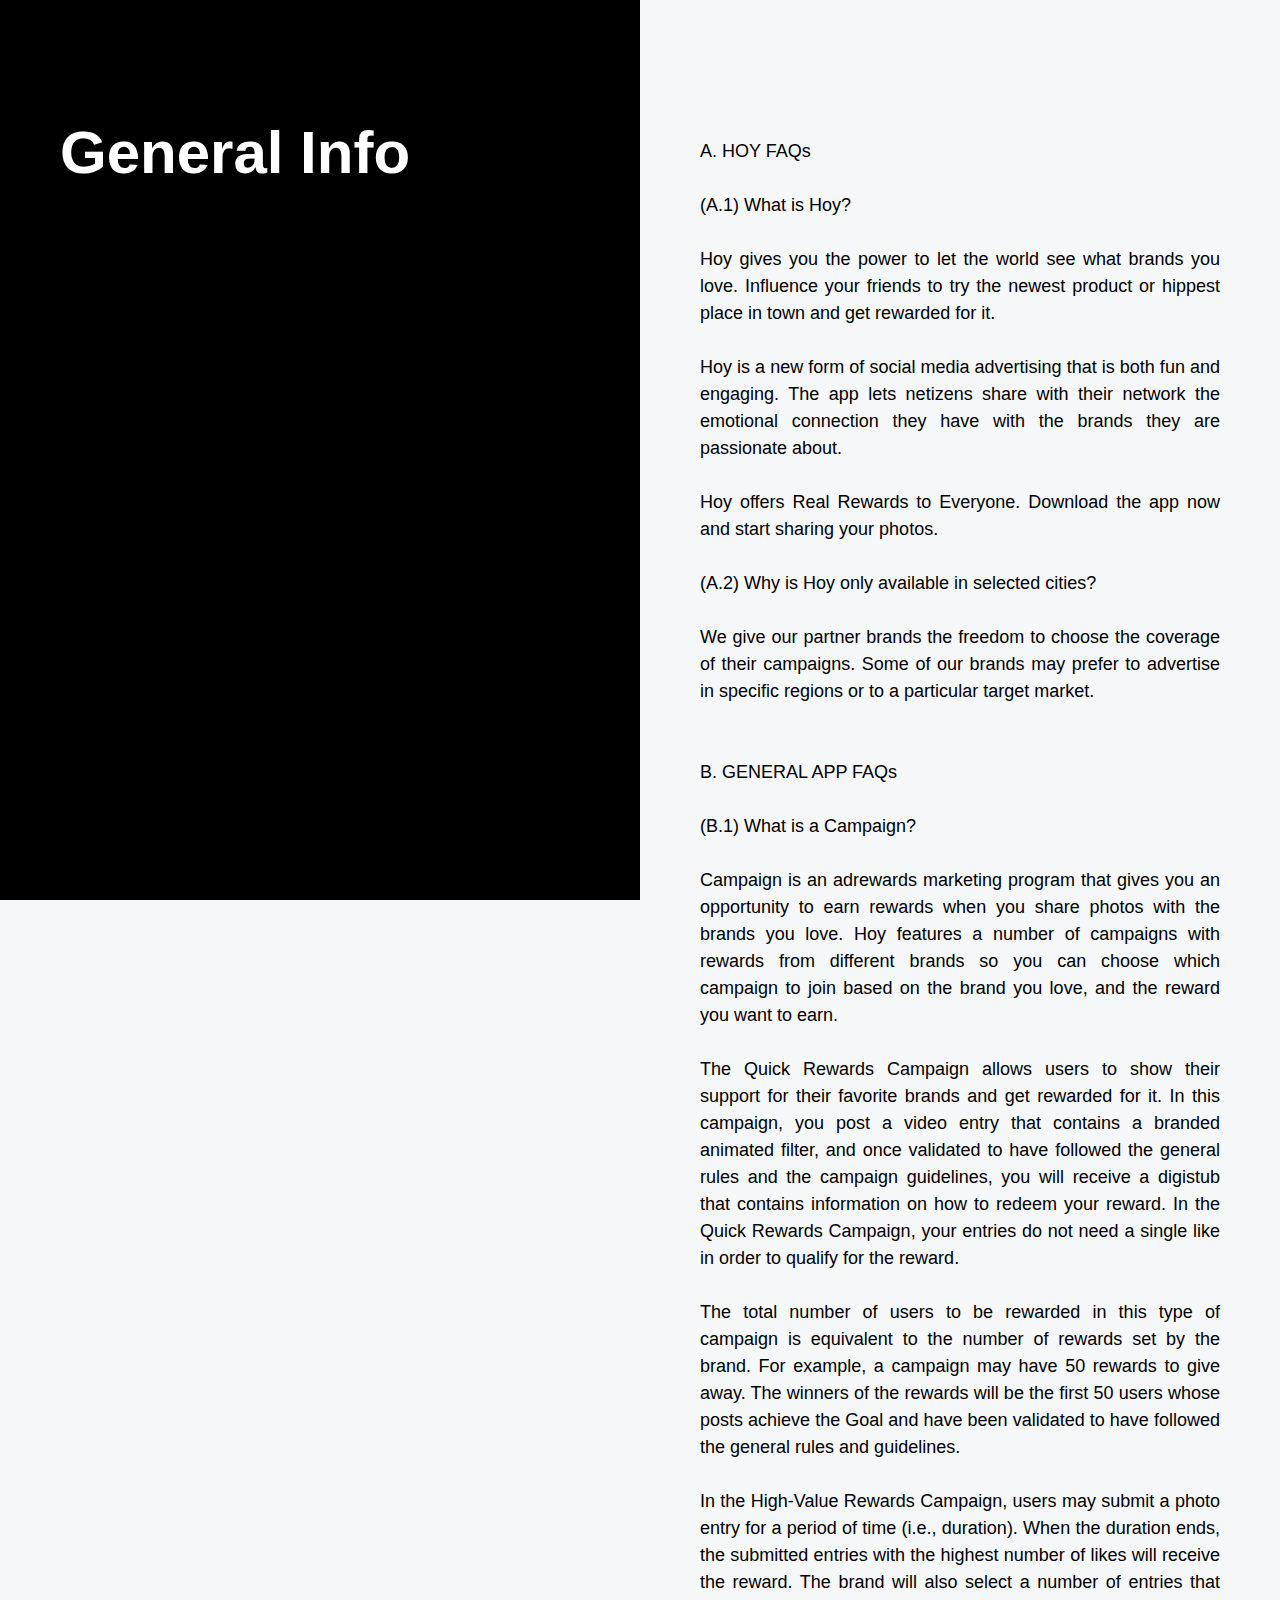
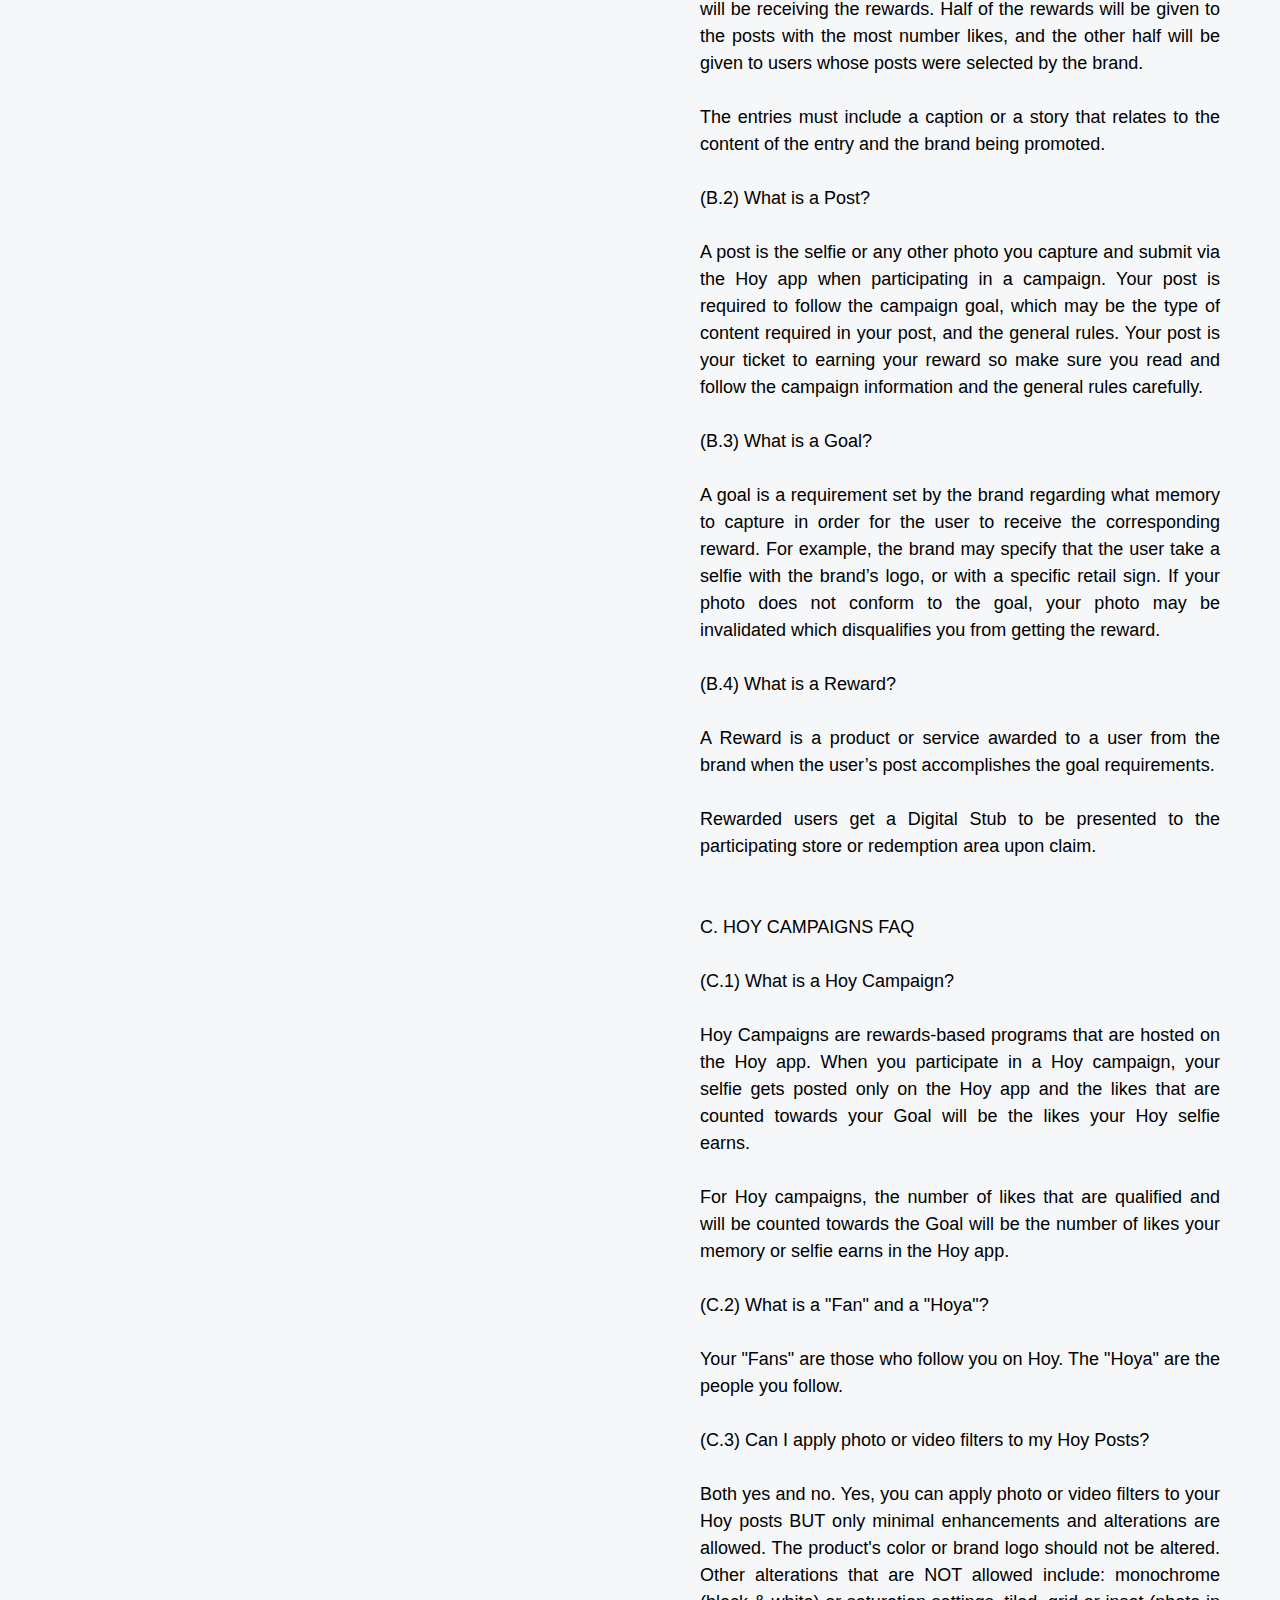
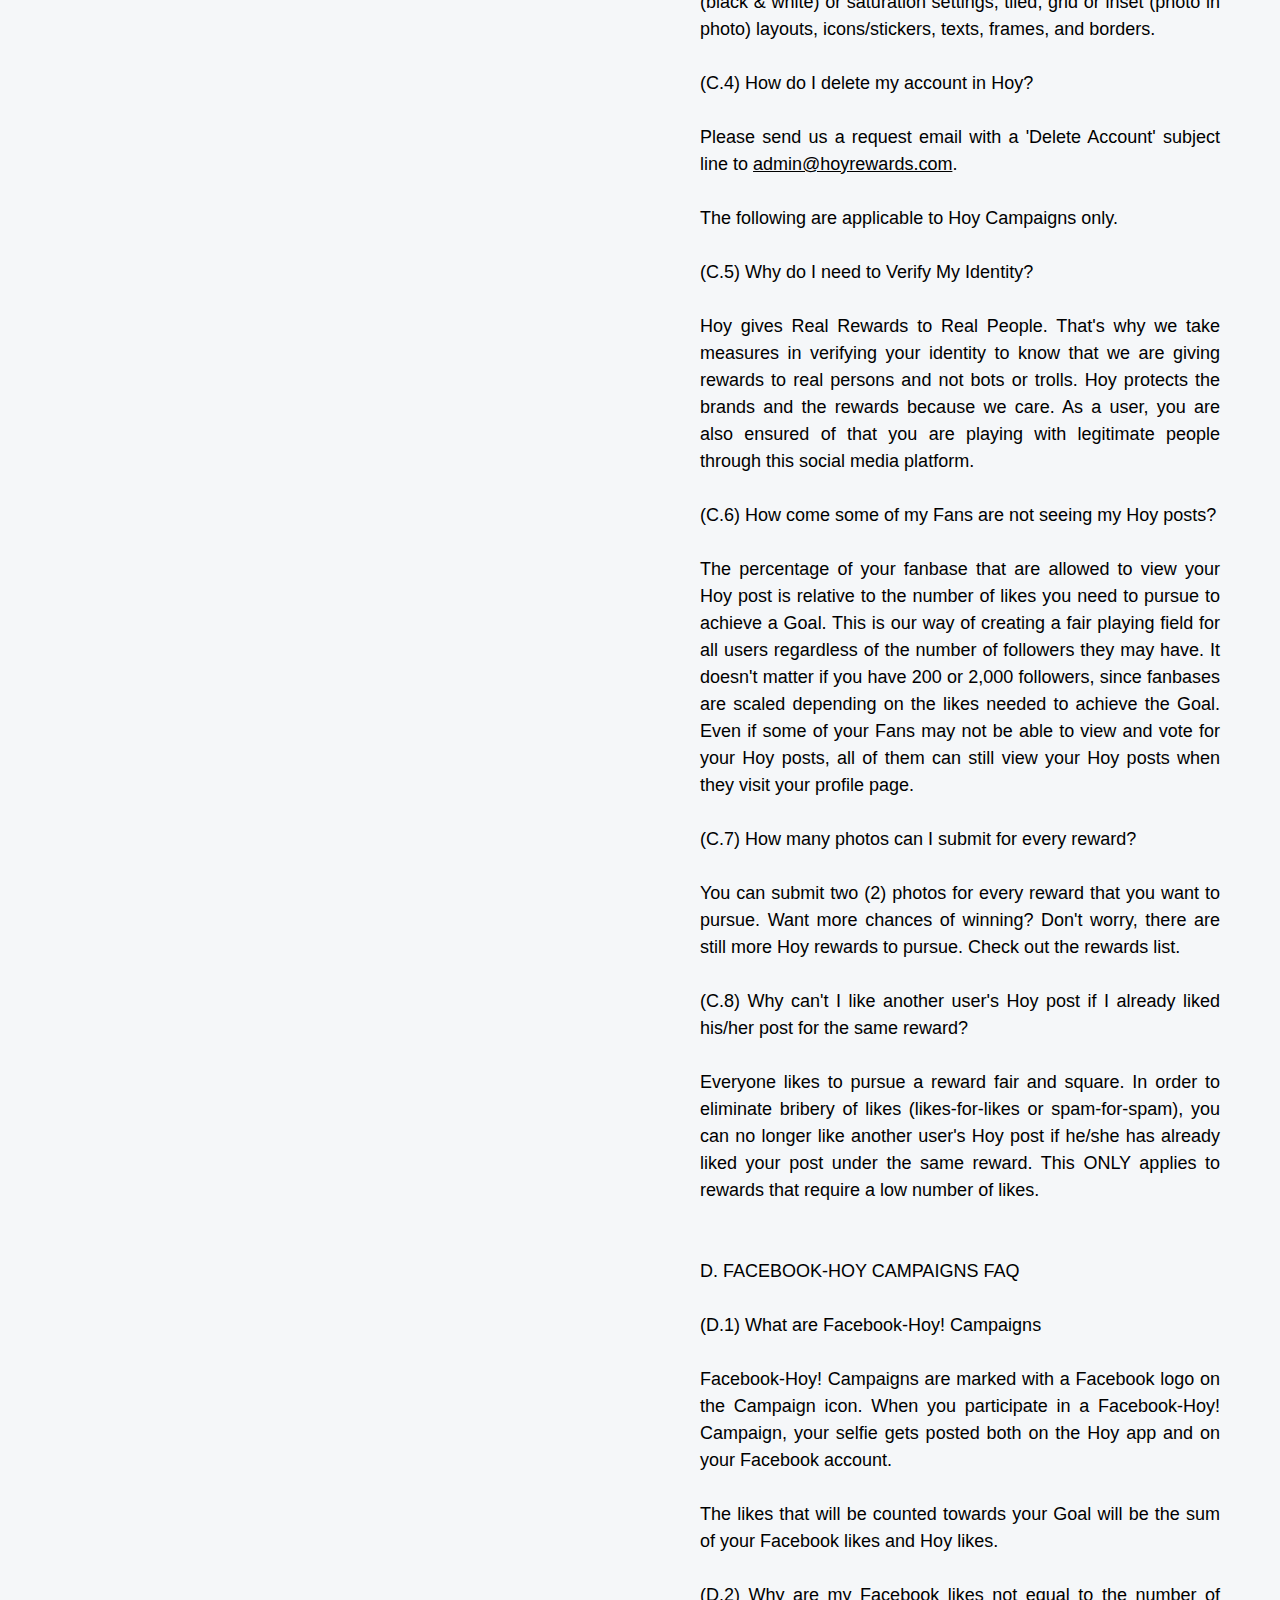
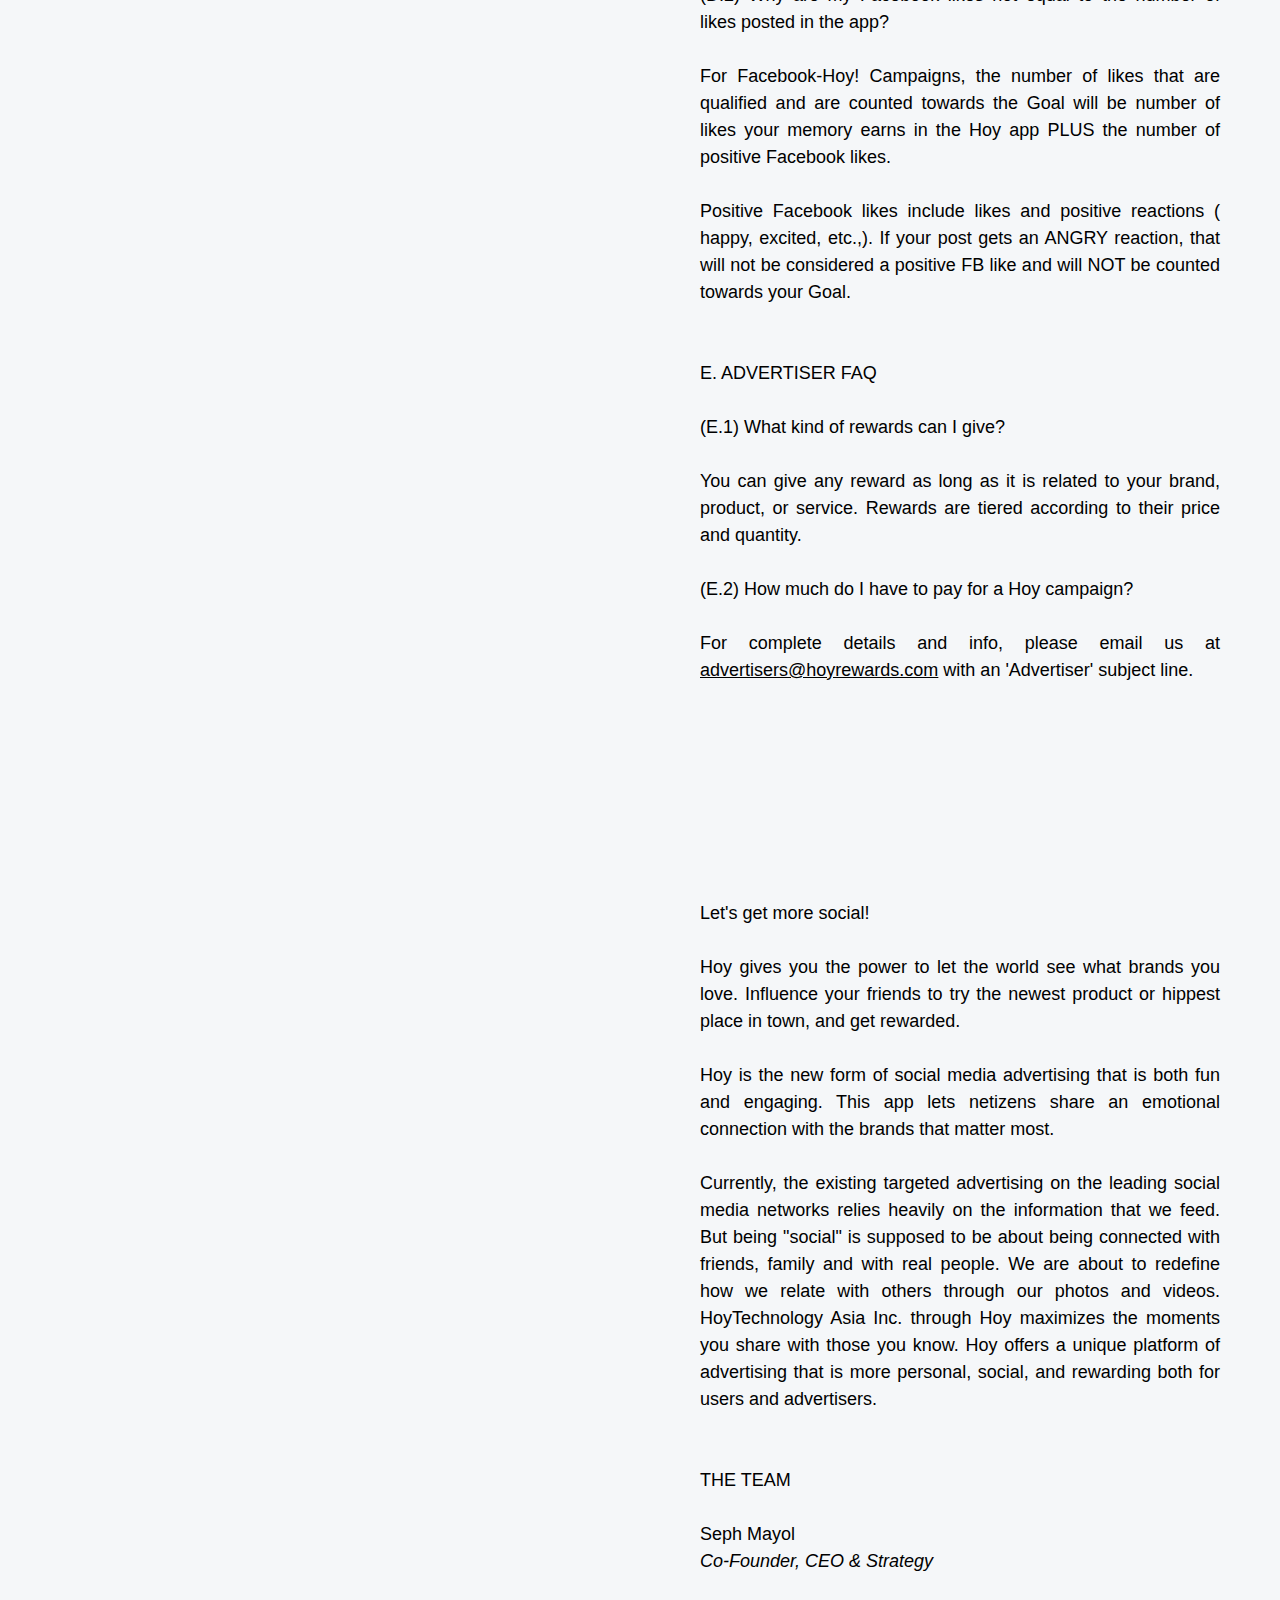
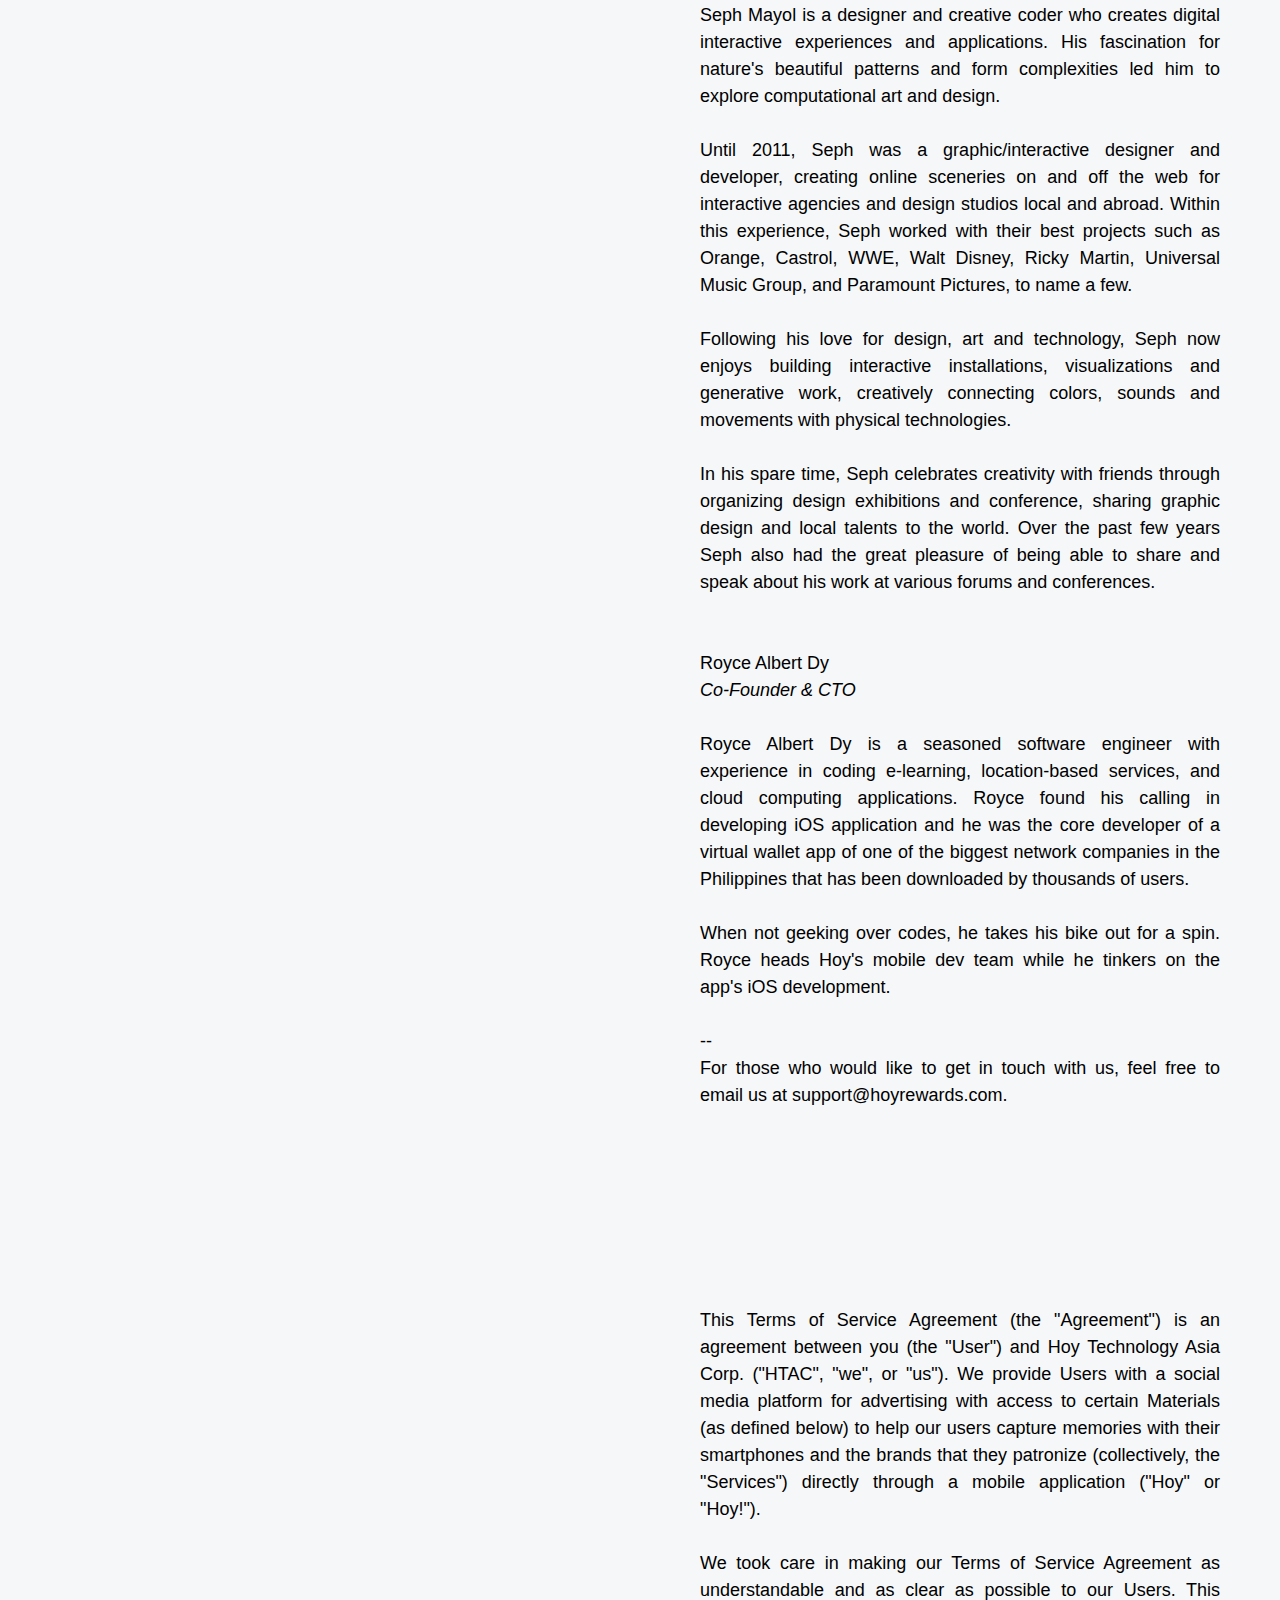
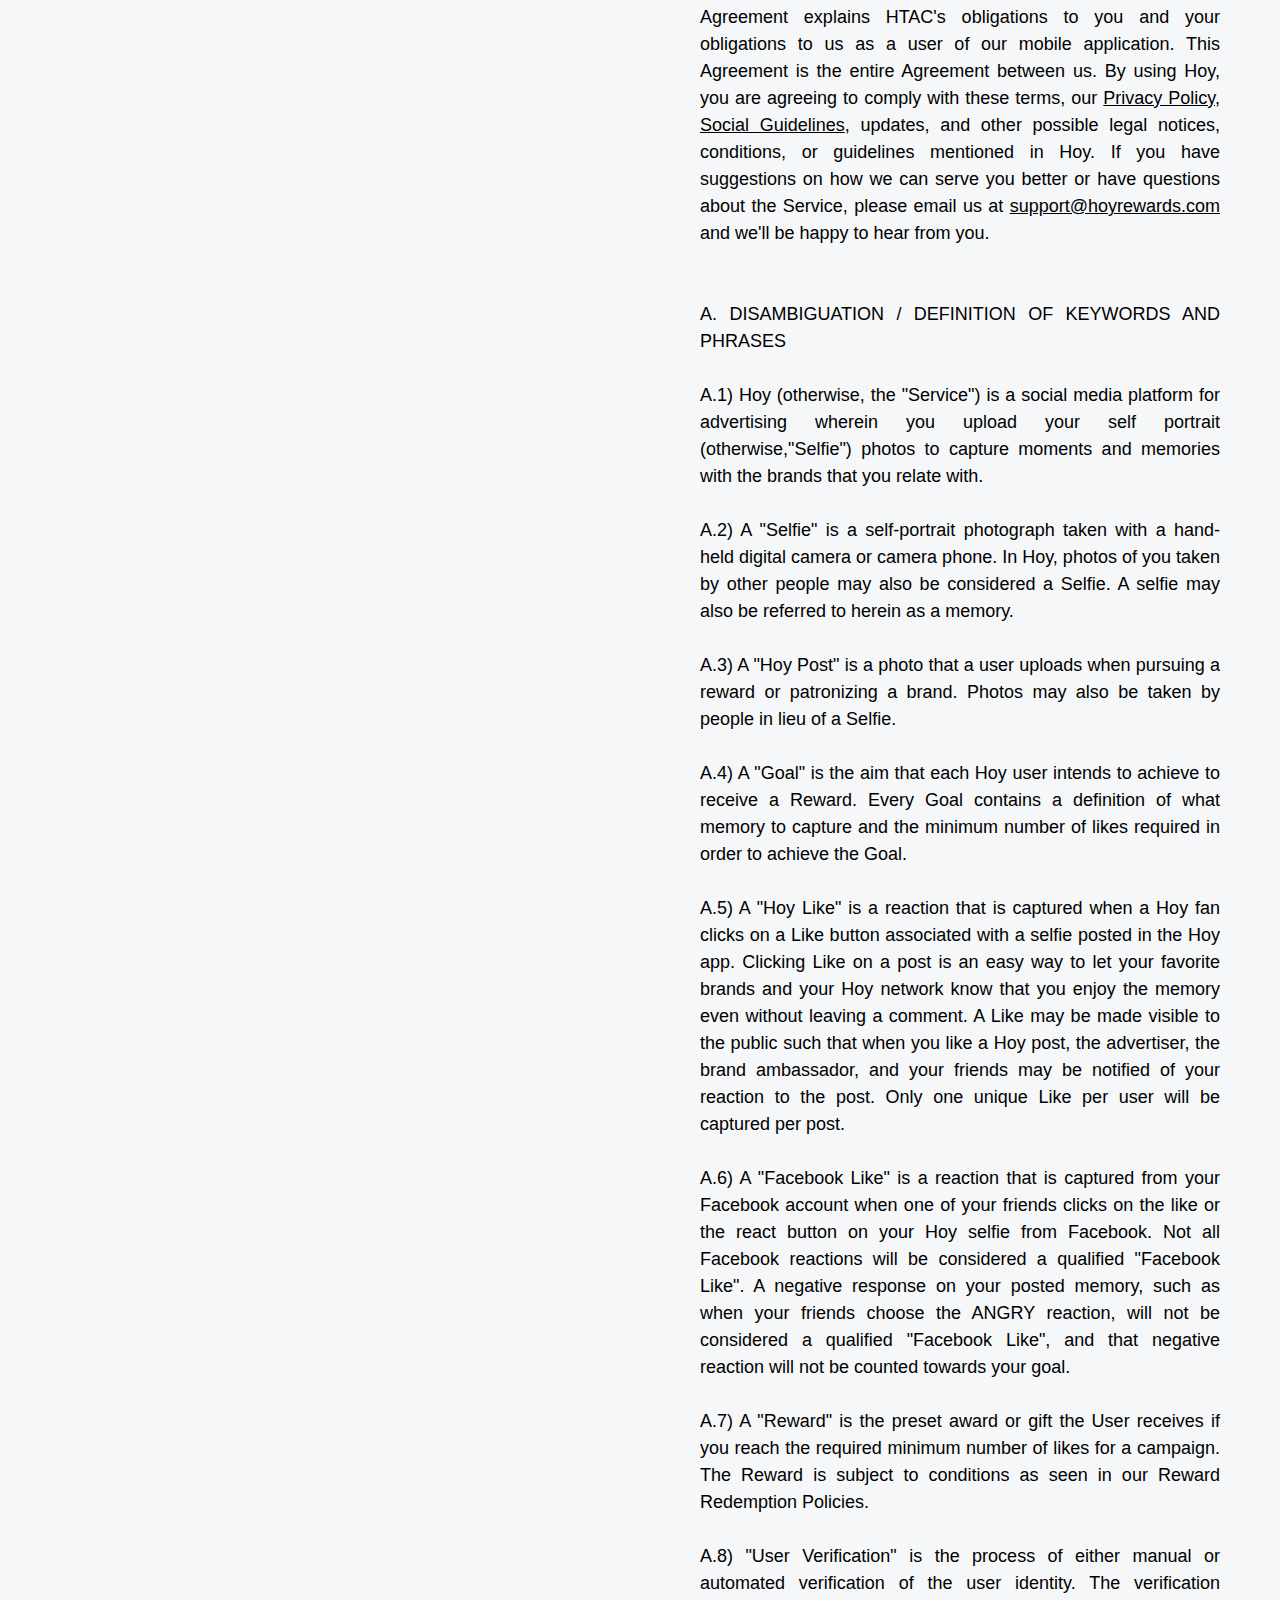
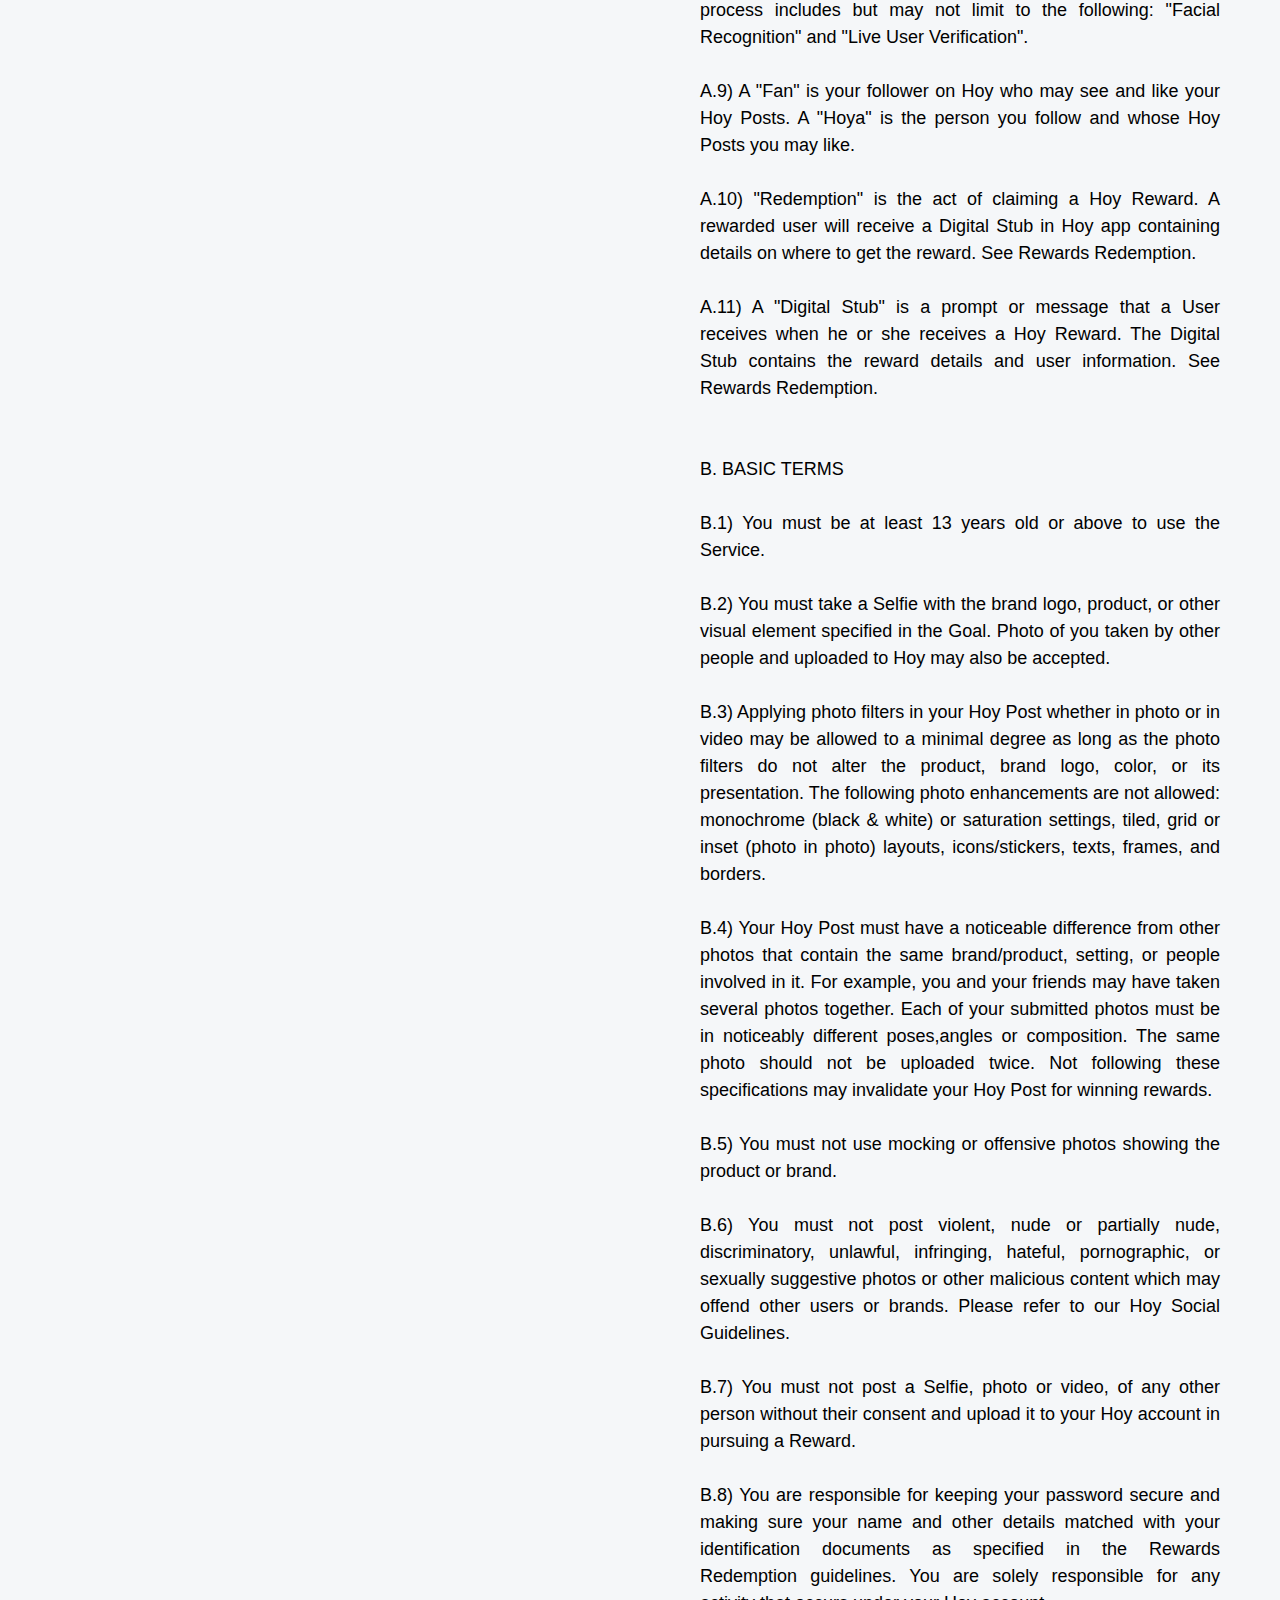
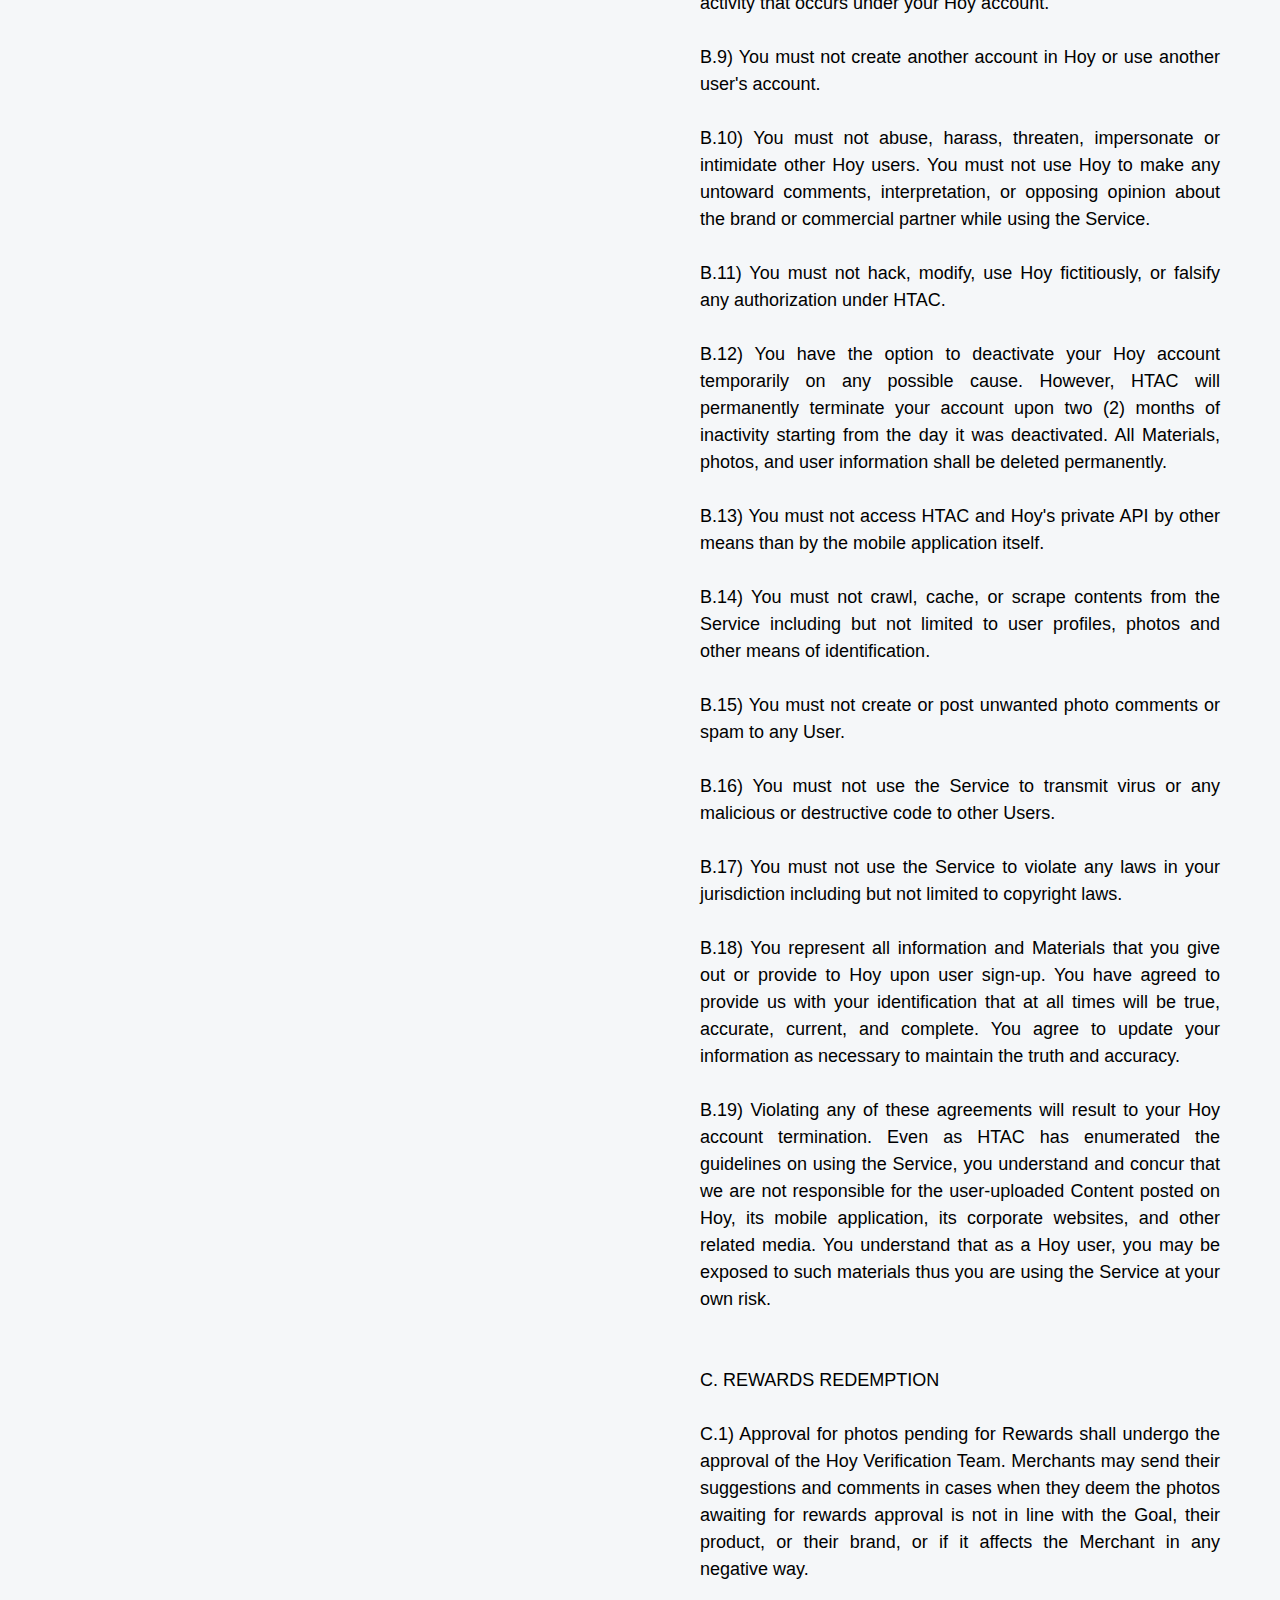
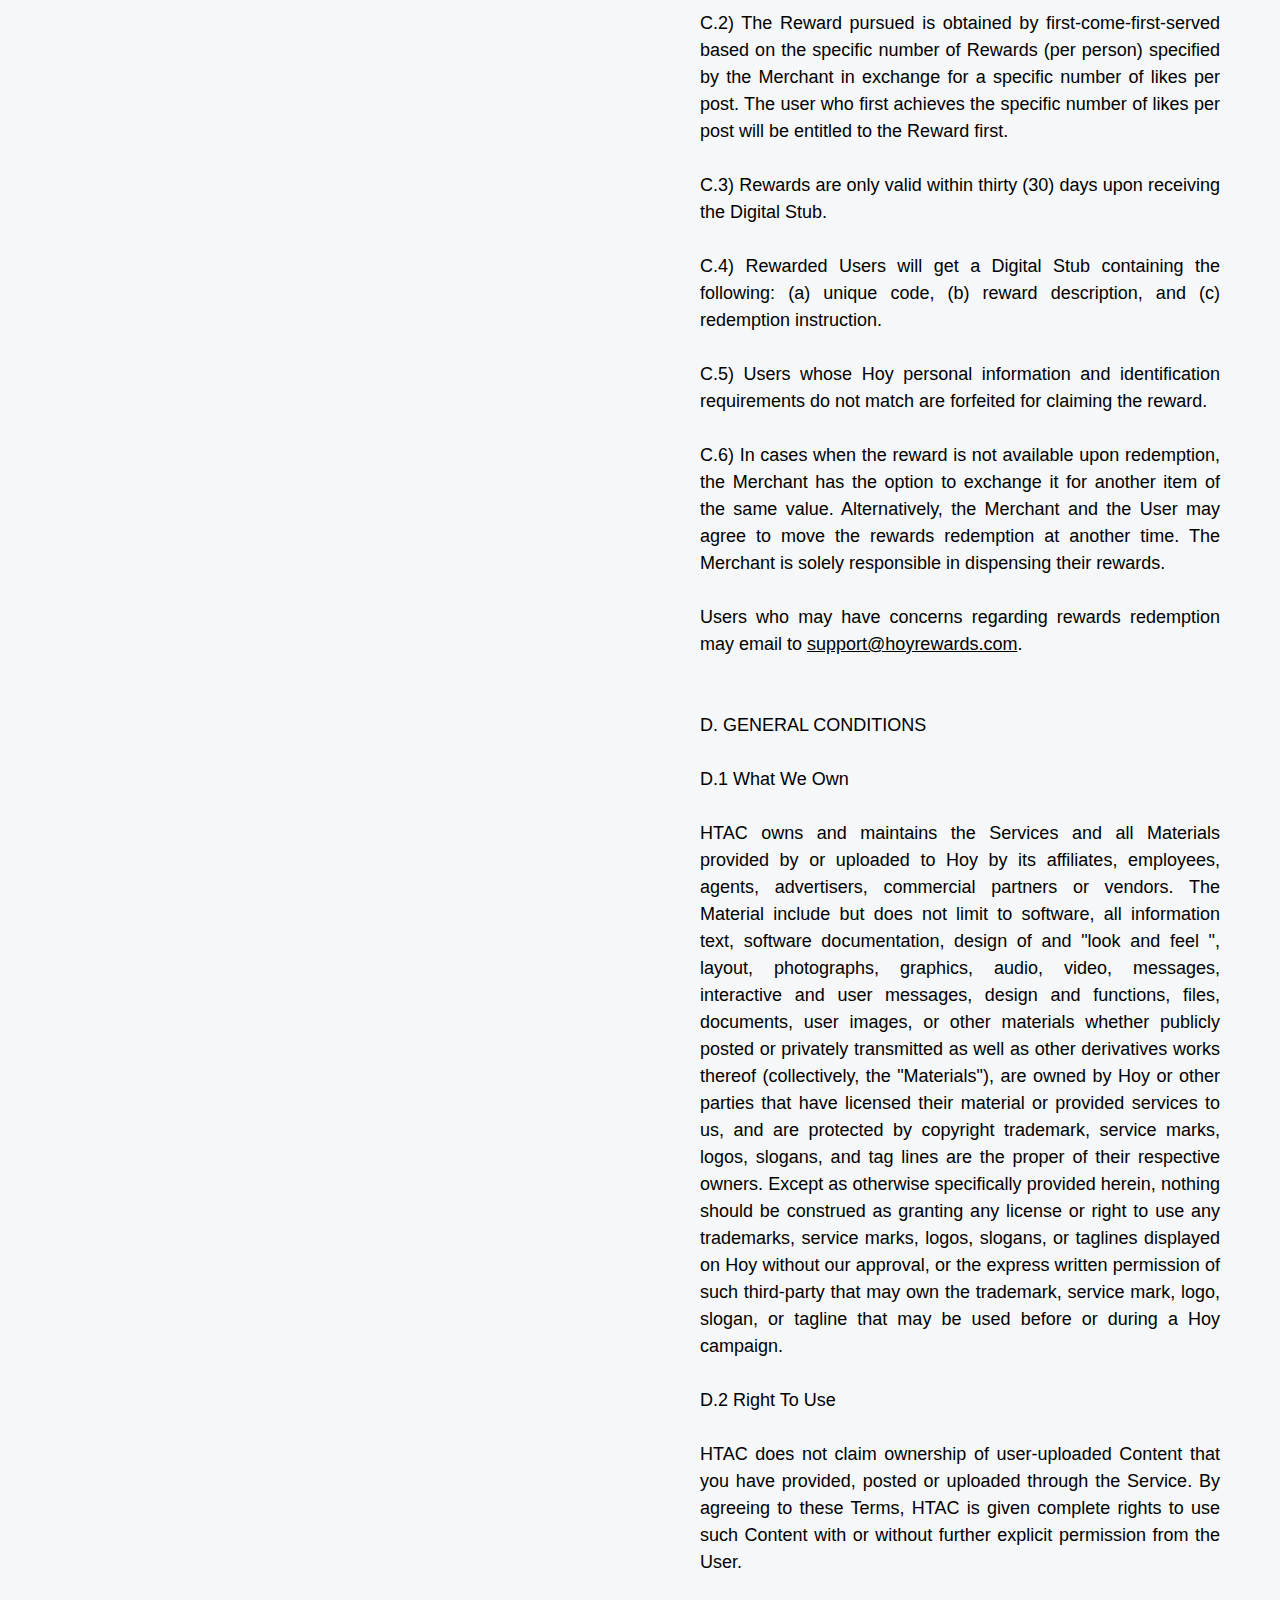
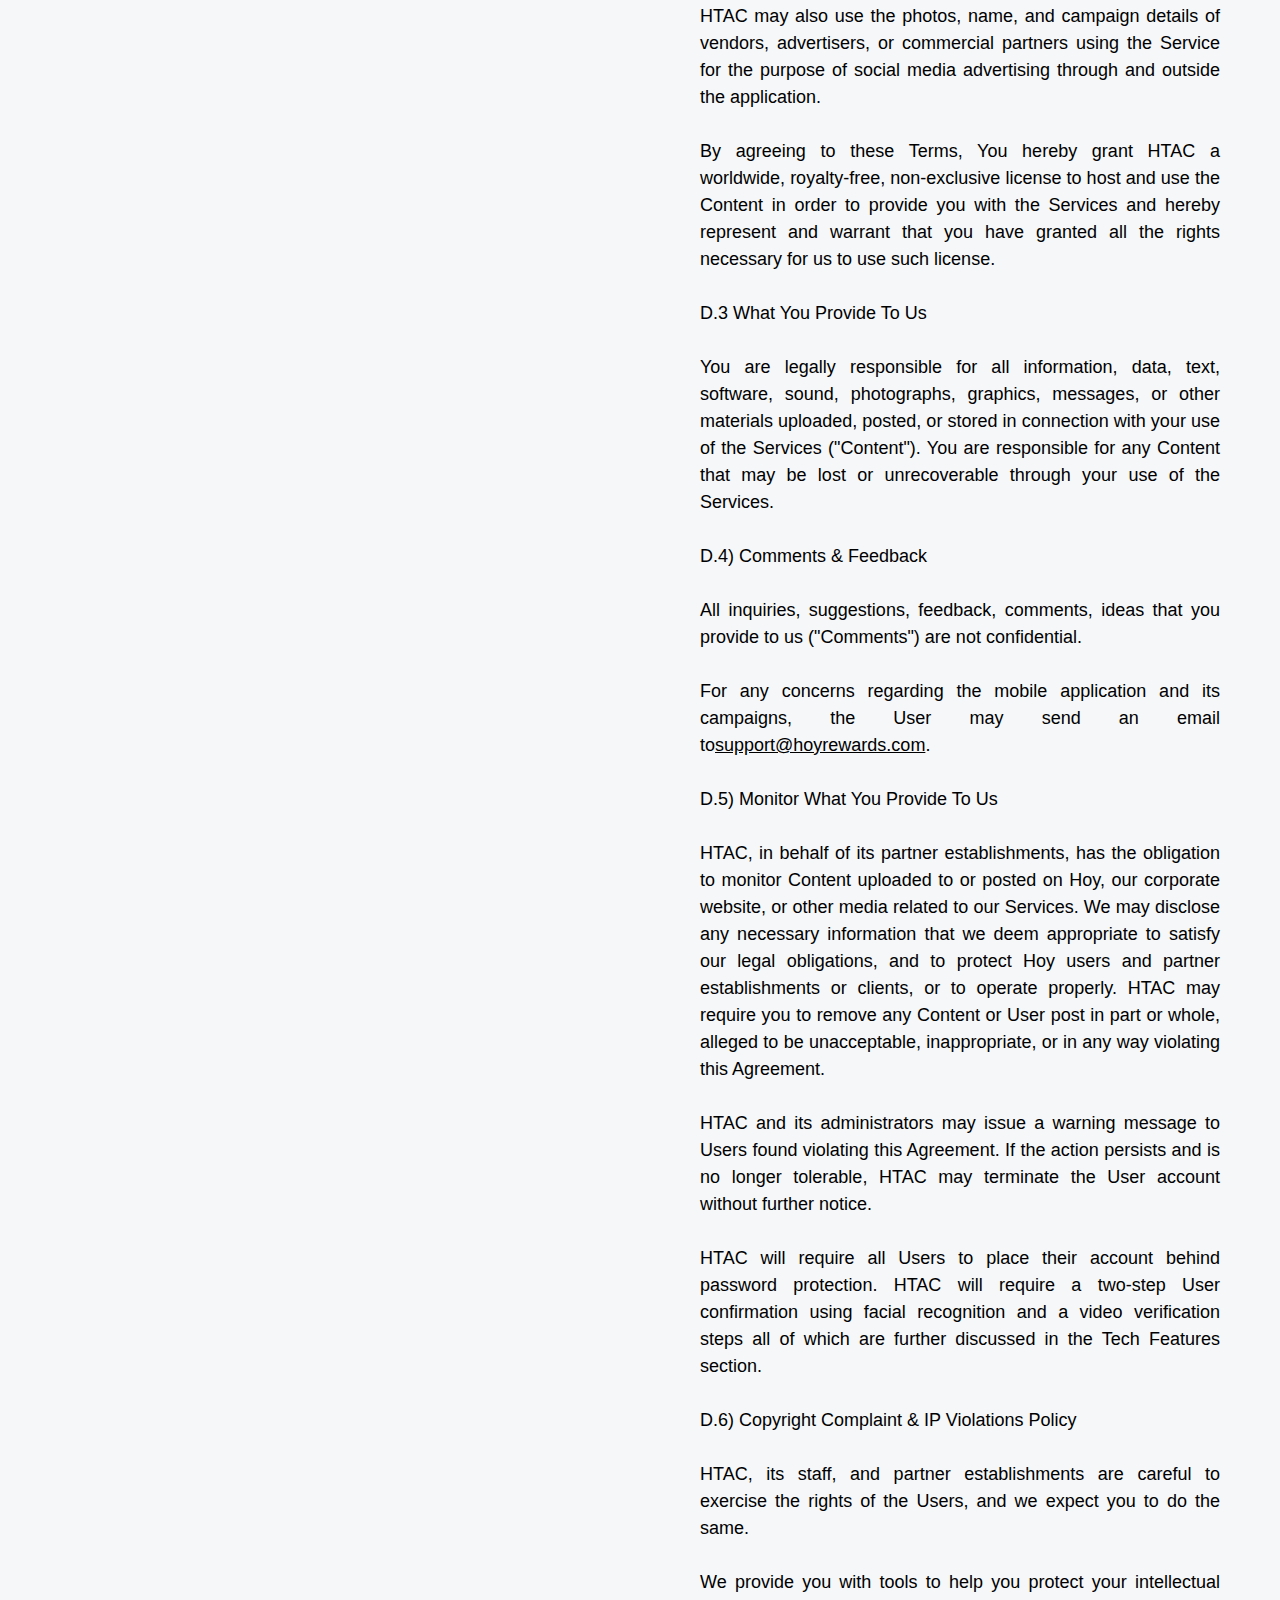
<file: faq/index.html>
<!DOCTYPE html>
<html>

<head>
	<title>About Hoy!</title>
		<meta name="viewport" content="initial-scale=1">
		<link href='http://fonts.googleapis.com/css?family=Lato:400,700,900' rel='stylesheet' type='text/css'>
</head>
<link rel="stylesheet" type="text/css" href="../extra.css">

<body>
	<div class="half_container left">
			<div class="terms_fixed">
				<div class="terms_left">
					<h1>General Info</h1>
				</div>
			</div>
		</div>
		<div class="half_container right">
			<div class="terms_right">
				<p>A. HOY FAQs
				<br />
				<br />
				(A.1) What is Hoy?
				<br />
				<br />
				Hoy gives you the power to let the world see what brands you love. Influence your friends to try the newest product or hippest place in town and get rewarded for it.
				<br />
				<br />
				Hoy is a new form of social media advertising that is both fun and engaging. The app lets netizens share with their network the emotional connection they have with the brands they are passionate about.
				<br />
				<br />
				Hoy offers Real Rewards to Everyone. Download the app now and start sharing your photos.
				<br />
				<br />
				(A.2) Why is Hoy only available in selected cities?
				<br />
				<br />
				We give our partner brands the freedom to choose the coverage of their campaigns.  Some of our brands may prefer to advertise in specific regions or to a particular target market. 
				<br />
				<br />
				<br />
				B. GENERAL APP FAQs
				<br />
				<br />
				(B.1) What is a Campaign?
				<br />
				<br />
				Campaign is an adrewards marketing program that gives you an opportunity to earn rewards when you share photos with the brands you love.  Hoy features a number of campaigns with rewards from different brands so you can choose which campaign to join based on the brand you love, and the reward you want to earn.
				<br />
				<br />
				The Quick Rewards Campaign allows users to show their support for their favorite brands and get rewarded for it.  In this campaign, you post a video entry that contains a branded animated filter, and once validated to have followed the general rules and the campaign guidelines, you will receive a digistub that contains information on how to redeem your reward.  In the Quick Rewards Campaign, your entries do not need a single like in order to qualify for the reward.
				<br />
				<br />
				The total number of users to be rewarded in this type of campaign is equivalent to the number of rewards set by the brand.  For example, a campaign may have 50 rewards to give away. The winners of the rewards will be the first 50 users whose posts achieve the Goal and have been validated to have followed the general rules and guidelines.
				<br />
				<br />
				In the High-Value Rewards Campaign, users may submit a photo entry for a period of time (i.e., duration).  When the duration ends, the submitted entries with the highest number of likes will receive the reward.  The brand will also select a number of entries that will be receiving the rewards. Half of the rewards will be given to the posts with the most number likes, and the other half will be given to users whose posts were selected by the brand.
				<br />
				<br />
				The entries must include a caption or a story that relates to the content of the entry and the brand being promoted.
				<br />
				<br />
				(B.2) What is a Post?
				<br />
				<br />
				A post is the selfie or any other photo you capture and submit via the Hoy app when participating in a campaign. Your post is required to follow the campaign goal, which may be the type of content required in your post, and the general rules. Your post is your ticket to earning your reward so make sure you read and follow the campaign information and the general rules carefully.
				<br />
				<br />
				(B.3) What is a Goal?
				<br />
				<br />
				A goal is a requirement set by the brand regarding what memory to capture in order for the user to receive the corresponding reward.  For example, the brand may specify that the user take a selfie with the brand’s logo, or with a specific retail sign. If your photo does not conform to the goal, your photo may be invalidated which disqualifies you from getting the reward.
				<br />
				<br />
				(B.4) What is a Reward?
				<br />
				<br />
				A Reward is a product or service awarded to a user from the brand when the user’s post accomplishes the goal requirements. 
				<br />
				<br />
				Rewarded users get a Digital Stub to be presented to the participating store or redemption area upon claim.
				<br />
				<br />
				<br />
				C. HOY CAMPAIGNS FAQ
				<br />
				<br />
				(C.1) What is a Hoy Campaign?
				<br />
				<br />
				Hoy Campaigns are rewards-based programs that are hosted on the Hoy app. When you participate in a Hoy campaign, your selfie gets posted only on the Hoy app and the likes that are counted towards your Goal will be the likes your Hoy selfie earns.
				<br />
				<br />
				For Hoy campaigns, the number of likes that are qualified and will be counted towards the Goal will be the number of likes your memory or selfie earns in the Hoy app.
				<br />
				<br />
				(C.2) What is a "Fan" and a "Hoya"?
				<br />
				<br />
				Your "Fans" are those who follow you on Hoy. The "Hoya" are the people you follow.
				<br />
				<br />
				(C.3) Can I apply photo or video filters to my Hoy Posts?
				<br />
				<br />
				Both yes and no. Yes, you can apply photo or video filters to your Hoy posts BUT only minimal enhancements and alterations are allowed. The product's color or brand logo should not be altered. Other alterations that are NOT allowed include: monochrome (black &amp; white) or saturation settings, tiled, grid or inset (photo in photo) layouts, icons/stickers, texts, frames, and borders.
				<br />
				<br />
				(C.4) How do I delete my account in Hoy?
				<br />
				<br />
				Please send us a request email with a 'Delete Account' subject line to <a href="mailto:admin@hoyrewards.com">admin@hoyrewards.com</a>.
				<br />
				<br />
				The following are applicable to Hoy Campaigns only.
				<br />
				<br />
				(C.5) Why do I need to Verify My Identity?
				<br />
				<br />
				Hoy gives Real Rewards to Real People. That's why we take measures in verifying your identity to know that we are giving rewards to real persons and not bots or trolls. Hoy protects the brands and the rewards because we care. As a user, you are also ensured of that you are playing with legitimate people through this social media platform.
				<br />
				<br />
				(C.6) How come some of my Fans are not seeing my Hoy posts? 
				<br />
				<br />
				The percentage of your fanbase that are allowed to view your Hoy post is relative to the number of likes you need to pursue to achieve a Goal. This is our way of creating a fair playing field for all users regardless of the number of followers they may have. It doesn't matter if you have 200 or 2,000 followers, since fanbases are scaled depending on the likes needed to achieve the Goal. Even if some of your Fans may not be able to view and vote for your Hoy posts, all of them can still view your Hoy posts when they visit your profile page.
				<br />
				<br />
				(C.7) How many photos can I submit for every reward?
				<br />
				<br />
				You can submit two (2) photos for every reward that you want to pursue. Want more chances of winning? Don't worry, there are still more Hoy rewards to pursue. Check out the rewards list.
				<br />
				<br />
				(C.8) Why can't I like another user's Hoy post if I already liked his/her post for the same reward?
				<br />
				<br />
				Everyone likes to pursue a reward fair and square. In order to eliminate bribery of likes (likes-for-likes or spam-for-spam), you can no longer like another user's Hoy post if he/she has already liked your post under the same reward. This ONLY  applies to rewards that require a low number of likes.
				<br />
				<br />
				<br />
				D. FACEBOOK-HOY CAMPAIGNS FAQ
				<br />
				<br />
				(D.1) What are Facebook-Hoy! Campaigns
				<br />
				<br />
				Facebook-Hoy! Campaigns are marked with a Facebook logo on the Campaign icon. When you participate in a Facebook-Hoy! Campaign, your selfie gets posted both on the Hoy app and on your Facebook account. 
				<br />
				<br />
				The likes that will be counted towards your Goal will be the sum of your Facebook likes and Hoy likes.
				<br />
				<br />
				(D.2) Why are my Facebook likes not equal to the number of likes posted in the app?
				<br />
				<br />
				For Facebook-Hoy! Campaigns, the number of likes that are qualified and are counted towards the Goal will be number of likes your memory earns in the Hoy app PLUS the number of positive Facebook likes.
				<br />
				<br />
				Positive Facebook likes include likes and positive reactions ( happy, excited, etc.,). If your post gets an ANGRY reaction, that will not be considered a positive FB like and will NOT be counted towards your Goal. 
				<br />
				<br />
				<br />
				E. ADVERTISER FAQ
				<br />
				<br />
				(E.1) What kind of rewards can I give?
				<br />
				<br />
				You can give any reward as long as it is related to your brand, product, or service. Rewards are tiered according to their price and quantity.
				<br />
				<br />
				(E.2) How much do I have to pay for a Hoy campaign?
				<br />
				<br />
				For complete details and info, please email us at <a href="mailto:advertisers@hoyrewards.com">advertisers@hoyrewards.com</a> with an 'Advertiser' subject line.</p>
			</div>
		
		<div class="terms_right">
			<p>Let's get more social!
				<br />
				<br />Hoy gives you the power to let the world see what brands you love. Influence your friends to try the newest product or hippest place in town, and get rewarded.
				<br />
				<br />Hoy is the new form of social media advertising that is both fun and engaging. This app lets netizens share an emotional connection with the brands that matter most.
				<br />
				<br />Currently, the existing targeted advertising on the leading social media networks relies heavily on the information that we feed. But being "social" is supposed to be about being connected with friends, family and with real people. We are about to
				redefine how we relate with others through our photos and videos. HoyTechnology Asia Inc. through Hoy maximizes the moments you share with those you know. Hoy offers a unique platform of advertising				that is more personal, social, and rewarding both for users and advertisers.
				<br />
				<br />
				<br />
				THE TEAM
				<br />
				<br />
				Seph Mayol<br /><em>Co-Founder, CEO &amp; Strategy</em>
				<br />
				<br />
				Seph Mayol is a designer and creative coder who creates digital interactive experiences and applications. His fascination for nature's beautiful patterns and form complexities led him to explore computational art and design.
				<br />
				<br />
				Until 2011, Seph was a graphic/interactive designer and developer, creating online sceneries on and off the web for interactive agencies and design studios local and abroad. Within this experience, Seph worked with their best projects such as Orange,
				Castrol, WWE, Walt Disney, Ricky Martin, Universal Music Group, and Paramount Pictures, to name a few.
				<br />
				<br />
				Following his love for design, art and technology, Seph now enjoys building interactive installations, visualizations and generative work, creatively connecting colors, sounds and movements with physical technologies.
				<br />
				<br />
				In his spare time, Seph celebrates creativity with friends through organizing design exhibitions and conference, sharing graphic design and local talents to the world. Over the past few years Seph also had the great pleasure of being able to share
				and speak about his work at various forums and conferences.
				<br />
				<br />
				<br />
				Royce Albert Dy<br /><em>Co-Founder &amp; CTO</em>
				<br />
				<br />
				Royce Albert Dy is a seasoned software engineer with experience in coding e-learning, location-based services, and cloud computing applications. Royce found his calling in developing iOS application and he was the core developer of a virtual wallet
				app of one of the biggest network companies in the Philippines that has been downloaded by thousands of users.
				<br />
				<br />When not geeking over codes, he takes his bike out for a spin. Royce heads Hoy's mobile dev team while he tinkers on the app's iOS development.
				<br />
				<br />
				--
				<br />
				For those who would like to get in touch with us, feel free to email us at support@hoyrewards.com.
				<br />
			</p>
		</div>
		<div class="terms_right">
			This Terms of Service Agreement (the "Agreement") is an agreement between you (the "User") and Hoy Technology Asia Corp. ("HTAC", "we", or "us"). We provide Users with a social media platform for advertising with access to certain Materials (as defined below) to help our users capture memories with their smartphones and the brands that they patronize (collectively, the "Services") directly through a mobile application ("Hoy" or "Hoy!").
			<br />
			<br />
			We took care in making our Terms of Service Agreement as understandable and as clear as possible to our Users. This Agreement explains HTAC's obligations to you and your obligations to us as a user of our mobile application. This Agreement is the entire Agreement between us. By using Hoy, you are agreeing to comply with these terms, our <a href="http://hoyrewards.com/legal/privacy">Privacy Policy</a>, <a href="http://hoyrewards.com/legal/guidelines">Social Guidelines</a>, updates, and other possible legal notices, conditions, or guidelines mentioned in Hoy. If you have suggestions on how we can serve you better or have questions about the Service, please email us at <a href="mailto:support@hoyrewards.com">support@hoyrewards.com</a> and we'll be happy to hear from you.
			<br />
			<br />
			<br />
			A. DISAMBIGUATION / DEFINITION OF KEYWORDS AND PHRASES
			<br />
			<br />
			A.1) Hoy (otherwise, the "Service") is a social media platform for advertising wherein you upload your self portrait (otherwise,"Selfie") photos to capture moments and memories with the brands that you relate with.
			<br />
			<br />
			A.2) A "Selfie" is a self-portrait photograph taken with a hand-held digital camera or camera phone. In Hoy, photos of you taken by other people may also be considered a Selfie. A selfie may also be referred to herein as a memory.
			<br />
			<br />
			A.3) A "Hoy Post" is a photo that a user uploads when pursuing a reward or patronizing a brand. Photos may also be taken by people in lieu of a Selfie. 
			<br />
			<br />
			A.4) A "Goal" is the aim that each Hoy user intends to achieve to receive a Reward. Every Goal contains a definition of what memory to capture and the minimum number of likes required in order to achieve the Goal.
			<br />
			<br />
			A.5) A "Hoy Like" is a reaction that is captured when a Hoy fan clicks on a Like button associated with a selfie posted in the Hoy app. Clicking Like on a post is an easy way to let your favorite brands and your Hoy network know that you enjoy the memory even without leaving a comment. A Like may be made visible to the public such that when you like a Hoy post, the advertiser, the brand ambassador, and your friends may be notified of your reaction to the post. Only one unique Like per user will be captured per post.
			<br />
			<br />
			A.6) A "Facebook Like" is a reaction that is captured from your Facebook account when one of your friends clicks on the like or the react button on your Hoy selfie from Facebook. Not all Facebook reactions will be considered a qualified "Facebook Like". A negative response on your posted memory, such as when your friends choose the ANGRY reaction, will not be considered a qualified "Facebook Like", and that negative reaction will not be counted towards your goal.
			<br />
			<br />
			A.7) A "Reward" is the preset award or gift the User receives if you reach the required minimum number of likes for a campaign. The Reward is subject to conditions as seen in our Reward Redemption Policies.
			<br />
			<br />
			A.8) "User Verification" is the process of either manual or automated verification of the user identity. The verification process includes but may not limit to the following: "Facial Recognition" and "Live User Verification".
			<br />
			<br />
			A.9) A "Fan" is your follower on Hoy who may see and like your Hoy Posts. A "Hoya" is the person you follow and whose Hoy Posts you may like.
			<br />
			<br />
			A.10) "Redemption" is the act of claiming a Hoy Reward. A rewarded user will receive a Digital Stub in Hoy app containing details on where to get the reward. See Rewards Redemption.
			<br />
			<br />
			A.11) A "Digital Stub" is a prompt or message that a User receives when he or she receives a Hoy Reward. The Digital Stub contains the reward details and user information. See Rewards Redemption.
			<br />
			<br />
			<br />
			B. BASIC TERMS
			<br />
			<br />
			B.1) You must be at least 13 years old or above to use the Service.
			<br />
			<br />
			B.2) You must take a Selfie with the brand logo, product, or other visual element specified in the Goal. Photo of you taken by other people and uploaded to Hoy may also be accepted.
			<br />
			<br />
			B.3) Applying photo filters in your Hoy Post whether in photo or in video may be allowed to a minimal degree as long as the photo filters do not alter the product, brand logo, color, or its presentation. The following photo enhancements are not allowed: monochrome (black &amp; white) or saturation settings, tiled, grid or inset (photo in photo) layouts, icons/stickers, texts, frames, and borders.
			<br />
			<br />
			B.4) Your Hoy Post must have a noticeable difference from other photos that contain the same brand/product, setting, or people involved in it. For example, you and your friends may have taken several photos together. Each of your submitted photos must be in noticeably different poses,angles or composition. The same photo should not be uploaded twice. Not following these specifications may invalidate your Hoy Post for winning rewards.
			<br />
			<br />
			B.5) You must not use mocking or offensive photos showing the product or brand.
			<br />
			<br />
			B.6) You must not post violent, nude or partially nude, discriminatory, unlawful, infringing, hateful, pornographic, or sexually suggestive photos or other malicious content which may offend other users or brands. Please refer to our Hoy Social Guidelines.
			<br />
			<br />
			B.7) You must not post a Selfie, photo or video, of any other person without their consent and upload it to your Hoy account in pursuing a Reward.
			<br />
			<br />
			B.8) You are responsible for keeping your password secure and making sure your name and other details matched with your identification documents as specified in the Rewards Redemption guidelines. You are solely responsible for any activity that occurs under your Hoy account.
			<br />
			<br />
			B.9) You must not create another account in Hoy or use another user's account.
			<br />
			<br />
			B.10) You must not abuse, harass, threaten, impersonate or intimidate other Hoy users. You must not use Hoy to make any untoward comments, interpretation, or opposing opinion about the brand or commercial partner while using the Service.
			<br />
			<br />
			B.11) You must not hack, modify, use Hoy fictitiously, or falsify any authorization under HTAC.
			<br />
			<br />
			B.12) You have the option to deactivate your Hoy account temporarily on any possible cause. However, HTAC will permanently terminate your account upon two (2) months of inactivity starting from the day it was deactivated. All Materials, photos, and user information shall be deleted permanently.
			<br />
			<br />
			B.13) You must not access HTAC and Hoy's private API by other means than by the mobile application itself.
			<br />
			<br />
			B.14) You must not crawl, cache, or scrape contents from the Service including but not limited to user profiles, photos and other means of identification.
			<br />
			<br />
			B.15) You must not create or post unwanted photo comments or spam to any User.
			<br />
			<br />
			B.16) You must not use the Service to transmit virus or any malicious or destructive code to other Users.
			<br />
			<br />
			B.17) You must not use the Service to violate any laws in your jurisdiction including but not limited to copyright laws.
			<br />
			<br />
			B.18) You represent all information and Materials that you give out or provide to Hoy upon user sign-up. You have agreed to provide us with your identification that at all times will be true, accurate, current, and complete. You agree to update your information as necessary to maintain the truth and accuracy.
			<br />
			<br />
			B.19) Violating any of these agreements will result to your Hoy account termination. Even as HTAC has enumerated the guidelines on using the Service, you understand and concur that we are not responsible for the user-uploaded Content posted on Hoy, its mobile application, its corporate websites, and other related media. You understand that as a Hoy user, you may be exposed to such materials thus you are using the Service at your own risk.
			<br />
			<br />
			<br />
			C. REWARDS REDEMPTION
			<br />
			<br />
			C.1) Approval for photos pending for Rewards shall undergo the approval of the Hoy Verification Team. Merchants may send their suggestions and comments in cases when they deem the photos awaiting for rewards approval is not in line with the Goal, their product, or their brand, or if it affects the Merchant in any negative way. 
			<br />
			<br />
			C.2) The Reward pursued is obtained by first-come-first-served based on the specific number of Rewards (per person) specified by the Merchant in exchange for a specific number of likes per post. The user who first achieves the specific number of likes per post will be entitled to the Reward first. 
			<br />
			<br />
			C.3) Rewards are only valid within thirty (30) days upon receiving the Digital Stub.
			<br />
			<br />
			C.4) Rewarded Users will get a Digital Stub containing the following: (a) unique code, (b) reward description, and (c) redemption instruction.
			<br />
			<br />
			C.5) Users whose Hoy personal information and identification requirements do not match are forfeited for claiming the reward.
			<br />
			<br />
			C.6) In cases when the reward is not available upon redemption, the Merchant has the option to exchange it for another item of the same value. Alternatively, the Merchant and the User may agree to move the rewards redemption at another time. The Merchant is solely responsible in dispensing their rewards.
			<br />
			<br />
			Users who may have concerns regarding rewards redemption may email to 
				<a href="mailto:support@hoyrewards.com">support@hoyrewards.com</a>.
			<br />
			<br />
			<br />
			D. GENERAL CONDITIONS
			<br />
			<br />
			D.1 What We Own
			<br />
			<br />
			HTAC owns and maintains the Services and all Materials provided by or uploaded to Hoy by its affiliates, employees, agents, advertisers, commercial partners or vendors. The Material include but does not limit to software, all information text, software documentation, design of and "look and feel ", layout, photographs, graphics, audio, video, messages, interactive and user messages, design and functions, files, documents, user images, or other materials whether publicly posted or privately transmitted as well as other derivatives works thereof (collectively, the "Materials"), are owned by Hoy or other parties that have licensed their material or provided services to us, and are protected by copyright trademark, service marks, logos, slogans, and tag lines are the proper of their respective owners. Except as otherwise specifically provided herein, nothing should be construed as granting any license or right to use any trademarks, service marks, logos, slogans, or taglines displayed on Hoy without our approval, or the express written permission of such third-party that may own the trademark, service mark, logo, slogan, or tagline that may be used before or during a Hoy campaign.
			<br />
			<br />
			D.2 Right To Use
			<br />
			<br />
			HTAC does not claim ownership of user-uploaded Content that you have provided, posted or uploaded through the Service. By agreeing to these Terms, HTAC is given complete rights to use such Content with or without further explicit permission from the User.
			<br />
			<br />
			HTAC may also use the photos, name, and campaign details of vendors, advertisers, or commercial partners using the Service for the purpose of social media advertising through and outside the application.
			<br />
			<br />
			By agreeing to these Terms, You hereby grant HTAC a worldwide, royalty-free, non-exclusive license to host and use the Content in order to provide you with the Services and hereby represent and warrant that you have granted all the rights necessary for us to use such license.
			<br />
			<br />
			D.3 What You Provide To Us
			<br />
			<br />
			You are legally responsible for all information, data, text, software, sound, photographs, graphics, messages, or other materials uploaded, posted, or stored in connection with your use of the Services ("Content"). You are responsible for any Content that may be lost or unrecoverable through your use of the Services.
			<br />
			<br />
			D.4) Comments &amp; Feedback
			<br />
			<br />
			All inquiries, suggestions, feedback, comments, ideas that you provide to us ("Comments") are not confidential.
			<br />
			<br />
			For any concerns regarding the mobile application and its campaigns, the User may send an email to<a href="mailto:support@hoyrewards.com">support@hoyrewards.com</a>.
			<br />
			<br />
			D.5) Monitor What You Provide To Us
			<br />
			<br />
			HTAC, in behalf of its partner establishments, has the obligation to monitor Content uploaded to or posted on Hoy, our corporate website, or other media related to our Services. We may disclose any necessary information that we deem appropriate to satisfy our legal obligations, and to protect Hoy users and partner establishments or clients, or to operate properly. HTAC may require you to remove any Content or User post in part or whole, alleged to be unacceptable, inappropriate, or in any way violating this Agreement.
			<br />
			<br />
			HTAC and its administrators may issue a warning message to Users found violating this Agreement. If the action persists and is no longer tolerable, HTAC may terminate the User account without further notice.
			<br />
			<br />
			HTAC will require all Users to place their account behind password protection. HTAC will require a two-step User confirmation using facial recognition and a video verification steps all of which are further discussed in the Tech Features section.
			<br />
			<br />
			D.6) Copyright Complaint &amp; IP Violations Policy
			<br />
			<br />
			HTAC, its staff, and partner establishments are careful to exercise the rights of the Users, and we expect you to do the same.
			<br />
			<br />
			We provide you with tools to help you protect your intellectual property rights. If you believe that any Materials or Content infringe your copyrighted works, you may provide a notification of claim of such infringement to <a href="mailto:support@hoyrewards.com">support@hoyrewards.com</a>.
			<br />
			<br />
			If any User repeatedly infringes other people s intellectual property or copyrighted content, HTAC will disable your account as deemed appropriate.
			<br />
			<br />
			<br />
			E. DISCLAIMER OF WARRANTIES
			<br />
			<br />
			THE SERVICE, INCLUDING, BUT NOT LIMITED TO THE CONTENT THAT IS PROVIDED ON AN "AS IS", "AS AVAILABLE" AND "WITH ALL FAULTS" BASIS TO THE FULLEST EXTENT PERMISSIBLE BY LAW, NEITHER HTAC NOR ITS PARENT COMPANY NOR ANY OF THEIR EMPLOYEES, MANAGERS, OFFICERS OR AGENTS (COLLECTIVELY, THE "HTAC PARTIES") MAKE ANY REPRESENTATIONS OR WARRANTIES OR ENDORSEMENTS OF ANY KIND WHATSOEVER, EXPRESS OR IMPLIED, AS TO: (A) THE SERVICE; (B) THE HOY CONTENT; (C) USER CONTENT; OR (D) SECURITY ASSOCIATED WITH THE TRANSMISSION OF INFORMATION TO HTAC OR VIA THE SERVICE. IN ADDITION, HTAC PARTIES HEREBY DISCLAIM ALL WARRANTIES, EXPRESS OR IMPLIED, INCLUDING, BUT NOT LIMITED TO, THE WARRANTIES OF MERCHANTABILITY, FITNESS FOR A PARTICULAR PURPOSE, NON-INFRINGEMENT, TITLE, CUSTOM, TRADE, QUIET ENJOYMENT, SYSTEM INTEGRATION AND FREEDOM FROM COMPUTER VIRUS.
			<br />
			<br />
			HTAC PARTIES DO NOT REPRESENT OR WARRANT THAT THE SERVICE WILL BE ERROR-FREE OR UNINTERRUPTED; THAT DEFECTS WILL BE CORRECTED; OR THAT THE SERVICE OR THE SERVER THAT MAKES THE SERVICE AVAILABLE IS FREE FROM ANY HARMFUL COMPONENTS, INCLUDING, WITHOUT LIMITATION, VIRUSES. THE HTAC PARTIES DO NOT MAKE ANY REPRESENTATIONS OR WARRANTIES THAT THE INFORMATION (INCLUDING ANY INSTRUCTIONS) ON THE SERVICE IS ACCURATE, COMPLETE, OR USEFUL. YOU ACKNOWLEDGE THAT YOUR USE OF THE SERVICE IS AT YOUR SOLE RISK. THE HTAC PARTIES DO NOT WARRANT THAT YOUR USE OF THE SERVICE IS LAWFUL IN ANY PARTICULAR JURISDICTION, AND THE HTAC PARTIES SPECIFICALLY DISCLAIM SUCH WARRANTIES. SOME JURISDICTIONS LIMIT OR DO NOT ALLOW THE DISCLAIMER OF IMPLIED OR OTHER WARRANTIES SO THE ABOVE DISCLAIMER MAY NOT APPLY TO YOU TO THE EXTENT SUCH JURISDICTION'S LAW IS APPLICABLE TO YOU AND THESE TERMS OF USE.
			<br />
			<br />
			BY ACCESSING OR USING THE SERVICE YOU REPRESENT AND WARRANT THAT YOUR ACTIVITIES ARE LAWFUL IN EVERY JURISDICTION WHERE YOU ACCESS OR USE THE SERVICE.
			<br />
			<br />
			THE HTAC PARTIES THROUGH THE NATURE OF ITS SERVICES MAY ENDORSE CONTENT AND SPECIFICALLY DISCLAIM ANY RESPONSIBILITY OR LIABILITY TO ANY PERSON OR ENTITY FOR ANY LOSS, DAMAGE (WHETHER ACTUAL, CONSEQUENTIAL, PUNITIVE OR OTHERWISE), INJURY, CLAIM, LIABILITY OR OTHER CAUSE OF ANY KIND OR CHARACTER BASED UPON OR RESULTING FROM ANY CONTENT.
			<br />
			<br />
			<br />
			F. LIMITATION OF LIABILITY; WAIVER
			<br />
			<br />
			UNDER NO CIRCUMSTANCES WILL THE HTAC PARTIES BE LIABLE TO YOU FOR ANY LOSS OR DAMAGES OF ANY KIND (INCLUDING, BUT NOT LIMITED TO, ANY DIRECT, INDIRECT, ECONOMIC, EXEMPLARY, SPECIAL, PUNITIVE, INCIDENTAL OR CONSEQUENTIAL LOSSES OR DAMAGES) THAT ARE DIRECTLY OR INDIRECTLY RELATED TO: (A) THE SERVICE; (B) HOY CONTENT; (C) USER CONTENT; (D) YOUR USE OF, INABILITY TO USE, OR THE PERFORMANCE OF THE SERVICE; (E) ANY ACTION TAKEN IN CONNECTION WITH AN INVESTIGATION BY THE HTAC PARTIES OR LAW ENFORCEMENT AUTHORITIES REGARDING YOUR OR ANY OTHER PARTY'S USE OF THE SERVICE; (F) ANY ACTION TAKEN IN CONNECTION WITH COPYRIGHT OR OTHER INTELLECTUAL PROPERTY OWNERS; (G) ANY ERRORS OR OMISSIONS IN THE SERVICE'S OPERATION; OR (H) ANY DAMAGE TO ANY USER'S COMPUTER, MOBILE DEVICE, OR OTHER EQUIPMENT OR TECHNOLOGY INCLUDING, WITHOUT LIMITATION, DAMAGE FROM ANY SECURITY BREACH OR FROM ANY VIRUS, BUGS, TAMPERING, FRAUD, ERROR, OMISSION, INTERRUPTION, DEFECT, DELAY IN OPERATION OR TRANSMISSION, COMPUTER LINE OR NETWORK FAILURE OR ANY OTHER TECHNICAL OR OTHER MALFUNCTION, INCLUDING, WITHOUT LIMITATION, DAMAGES FOR LOST PROFITS, LOSS OF GOODWILL, LOSS OF DATA, WORK STOPPAGE, ACCURACY OF RESULTS, OR COMPUTER FAILURE OR MALFUNCTION, EVEN IF FORESEEABLE OR EVEN IF THE HTAC PARTIES HAVE BEEN ADVISED OF OR SHOULD HAVE KNOWN OF THE POSSIBILITY OF SUCH DAMAGES, WHETHER IN AN ACTION OF CONTRACT, NEGLIGENCE, STRICT LIABILITY OR TORT (INCLUDING, WITHOUT LIMITATION, WHETHER CAUSED IN WHOLE OR IN PART BY NEGLIGENCE, ACTS OF GOD, TELECOMMUNICATIONS FAILURE, OR THEFT OR DESTRUCTION OF THE SERVICE). IN NO EVENT WILL THE HTAC PARTIES BE LIABLE TO YOU OR ANYONE ELSE FOR LOSS, DAMAGE OR INJURY, INCLUDING, WITHOUT LIMITATION, DEATH OR PERSONAL INJURY. SOME STATES OR COUNTRIES DO NOT ALLOW THE EXCLUSION OR LIMITATION OF INCIDENTAL OR CONSEQUENTIAL DAMAGES, SO THE ABOVE LIMITATION OR EXCLUSION MAY NOT APPLY TO YOU.
			<br />
			<br />
			YOU AGREE THAT IN THE EVENT YOU INCUR ANY DAMAGES, LOSSES OR INJURIES THAT ARISE OUT OF HTAC ACTS OR OMISSIONS, THE DAMAGES, IF ANY, CAUSED TO YOU ARE NOT IRREPARABLE OR SUFFICIENT TO ENTITLE YOU TO AN INJUNCTION PREVENTING ANY EXPLOITATION OF ANY WEB SITE, SERVICE, PROPERTY, PRODUCT OR OTHER CONTENT OWNED OR CONTROLLED BY THE HTAC PARTIES, AND YOU WILL HAVE NO RIGHTS TO ENJOIN OR RESTRAIN THE DEVELOPMENT, PRODUCTION, DISTRIBUTION, ADVERTISING, EXHIBITION OR EXPLOITATION OF ANY WEB SITE, PROPERTY, PRODUCT, SERVICE, OR OTHER CONTENT OWNED OR CONTROLLED BY THE HTAC PARTIES.
			<br />
			<br />
			HTAC IS NOT RESPONSIBLE FOR THE ACTIONS, CONTENT, INFORMATION, OR DATA OF THIRD PARTIES, AND YOU RELEASE US, OUR DIRECTORS, OFFICERS, EMPLOYEES, AND AGENTS FROM ANY CLAIMS AND DAMAGES, KNOWN AND UNKNOWN, ARISING OUT OF OR IN ANY WAY CONNECTED WITH ANY CLAIM YOU HAVE AGAINST ANY SUCH THIRD PARTIES.
			<br />
			<br />
			<br />
			G. INDEMNIFICATION
			<br />
			<br />
			You (and also any third party for whom you operate an account or activity on the Service) agree to defend (at HTAC's request), indemnify and hold the HTAC Parties harmless from and against any claims, liabilities, damages, losses, and expenses, including without limitation, reasonable attorney's fees and costs, arising out of or in any way connected with any of the following (including as a result of your direct activities on the Service or those conducted on your behalf): (i) your Content or your access to or use of the Service; (ii) your breach or alleged breach of these Terms of Use; (iii) your violation of any third-party right, including without limitation, any intellectual property right, publicity, confidentiality, property or privacy right; (iv) your violation of any laws, rules, regulations, codes, statutes, ordinances or orders of any governmental and quasi-governmental authorities, including, but not limited to, all regulatory, administrative and legislative authorities; or (v) any misrepresentation made by you. You will cooperate as fully required by HTAC in the defense of any claim. HTAC reserves the right to assume the exclusive defense and control of any matter subject to indemnification by you, and you will not in any event settle any claim without the prior written consent of HTAC.
			<br />
			<br />
			<br />
			H. ARBITRATION
			<br />
			<br />
			Except if you opt-out or for disputes relating to: (1) your or HTAC's intellectual property (such as trademarks, trade dress, domain names, trade secrets, copyrights and patents); (2) violations of the API Terms, you agree that all disputes between you and HTAC (whether or not such dispute involves a third party) with regard to your relationship with HTAC, including without limitation disputes related to these Terms of Service Use, your use of the Service, and/or rights of privacy and/or publicity, will be resolved by binding, individual arbitration under the Philippine s Law or of any rules for arbitration of consumer-related disputes and you and HTAC hereby expressly waive trial by jury. As an alternative, you may bring your claim in your local "small claims" court, if permitted by that small claims court's rules. You may bring claims only on your own behalf. Neither you nor HTAC will participate in a class action or class-wide arbitration for any claims covered by this agreement. You also agree not to participate in claims brought in a private attorney general or representative capacity, or consolidated claims involving another person's account, if HTAC is a party to the proceeding. This dispute resolution provision will be governed by the Philippine Law if applicable.
			<br />
			<br />
			<br />
			I. TIME LIMITATION ON CLAIMS
			<br />
			<br />
			You agree that any claim you may have arising out of or related to your relationship with HTAC must be filed within one year after such claim arose; otherwise, your claim is permanently barred.
			<br />
			<br />
			<br />
			J. GOVERNING LAW &amp; VENUE
			<br />
			<br />
			If any provision of these Terms of Use is held to be unlawful, void, or for any reason unenforceable during arbitration or by a court of competent jurisdiction, then that provision will be deemed severable from these Terms of Use and will not affect the validity and enforceability of any remaining provisions. HTAC's failure to insist upon or enforce strict performance of any provision of these Terms will not be construed as a waiver of any provision or right. No waiver of any of these Terms will be deemed a further or continuing waiver of such term or condition or any other term or condition. HTAC reserves the right to change this dispute resolution provision, but any such changes will not apply to disputes arising before the effective date of the amendment. This dispute resolution provision will survive the termination of any or all of your transactions with HTAC.
			<br />
			<br />
			<br />
			K. ENTIRE AGREEMENT
			<br />
			<br />
			If you are using the Service on behalf of a legal entity, you represent that you are authorized to enter into an agreement on behalf of that legal entity. These Terms of Service Agreement constitute the entire agreement between you and HTAC and governs your use of the Service, superseding any prior agreements between you and HTAC You will not assign the Terms of Service Agreement or assign any rights or delegate any obligations hereunder, in whole or in part, whether voluntarily or by operation of law, without the prior written consent of HTAC. Any purported assignment or delegation by you without the appropriate prior written consent of HTAC will be null and void. HTAC may assign these Terms of Service Agreement or any rights hereunder without your consent. If any provision of these Terms of Service Agreement is found by a court of competent jurisdiction to be invalid or otherwise unenforceable, the parties nevertheless agree that such portion will be deemed severable from these Terms of Service Agreement and will not affect the validity and enforceability of the remaining provisions, and the remaining provisions of the Terms of Service Agreement remain in full force and effect. Neither the course of conduct between the parties nor trade practice will act to modify the Terms of Service Agreement. These Terms of Service Agreement do not confer any third-party beneficiary rights.
			<br />
			<br />
			L. TERRITORIAL RESTRICTIONS
			<br />
			<br />
			The information provided within the Service is not intended for distribution to or use by any person or entity in any jurisdiction or country where such distribution or use would be contrary to law or regulation or which would subject HTAC to any registration requirement within such jurisdiction or country. We reserve the right to limit the availability of the Service or any portion of the Service, to any person, geographic area, or jurisdiction, at any time and in our sole discretion, and to limit the quantities of any content, program, product, service or other feature that HTAC provides.
		</div>
	</div>

	<script src="//static.getclicky.com/js" type="text/javascript"></script>
	<script type="text/javascript">try{ clicky.init(100971358); }catch(e){}</script>
	<noscript><p><img alt="Clicky" width="1" height="1" src="//in.getclicky.com/100971358ns.gif" /></p></noscript>
	
</body>
</html>
</file>
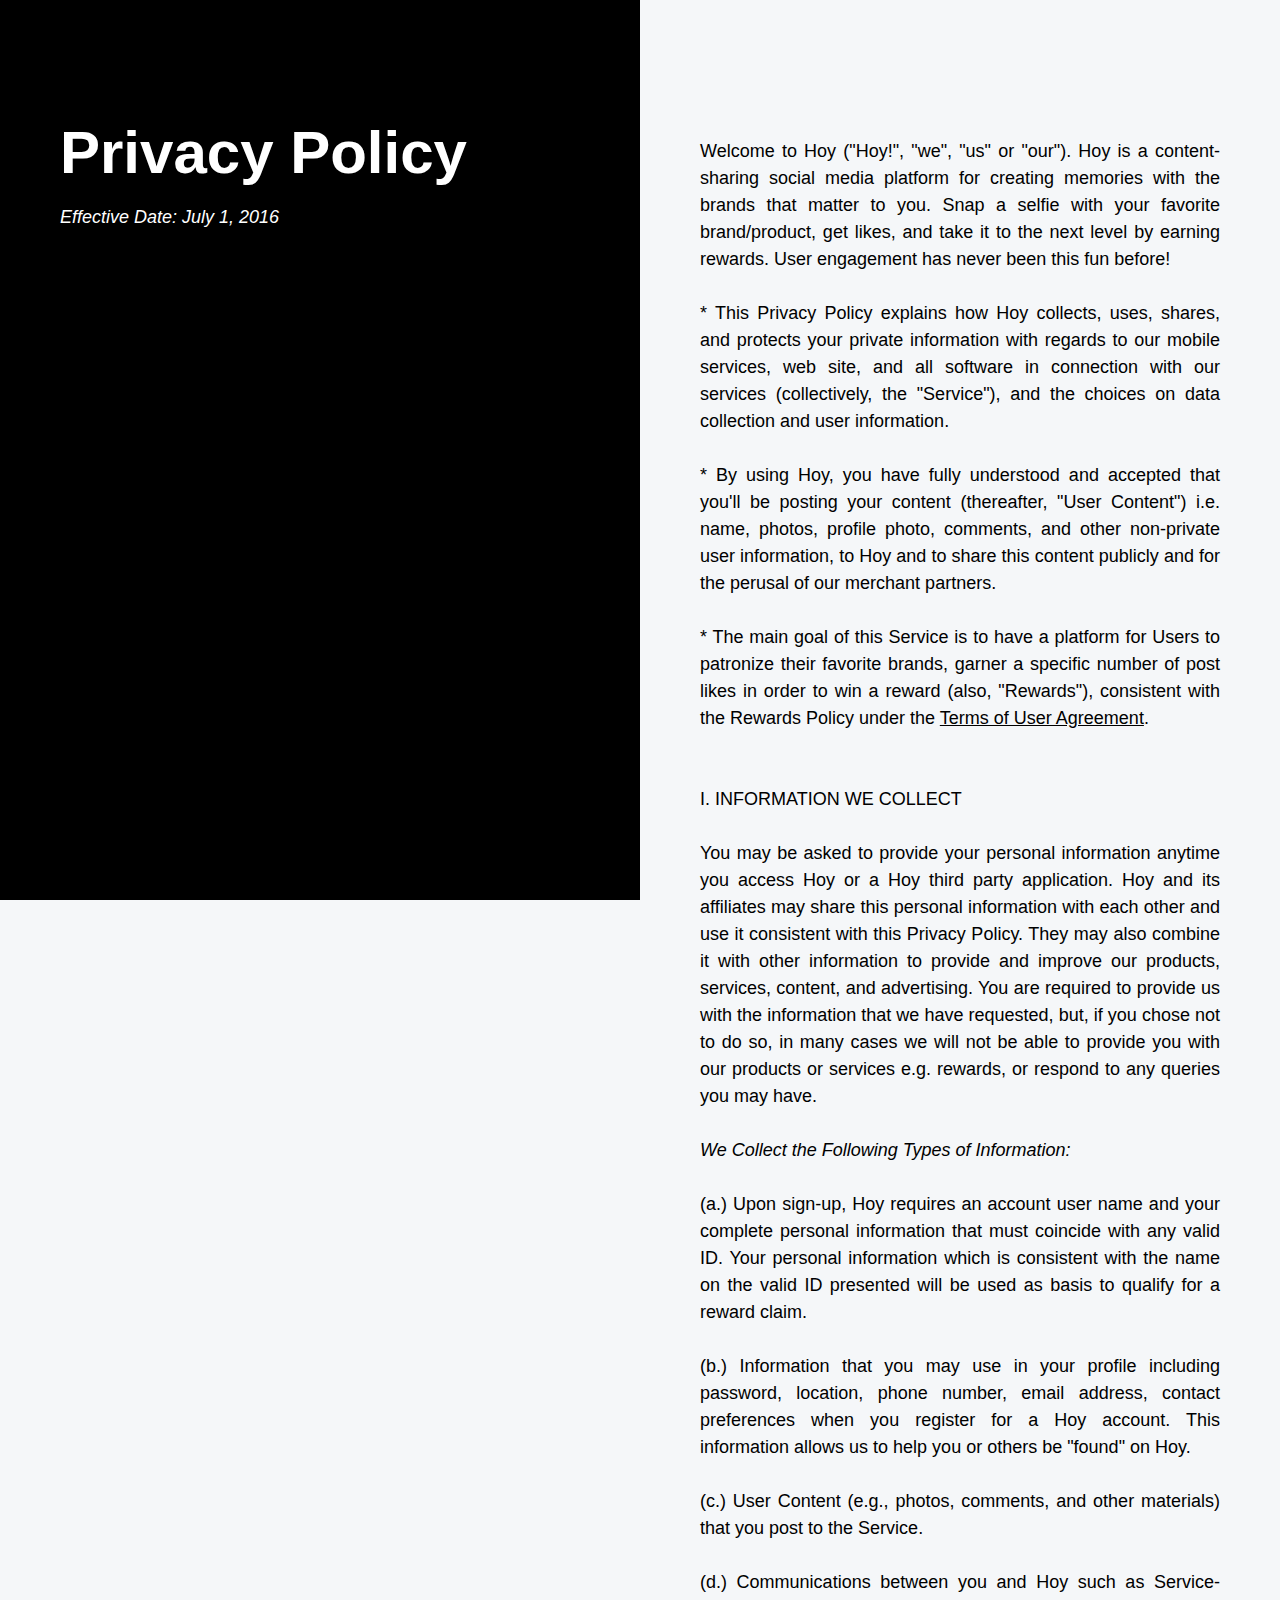
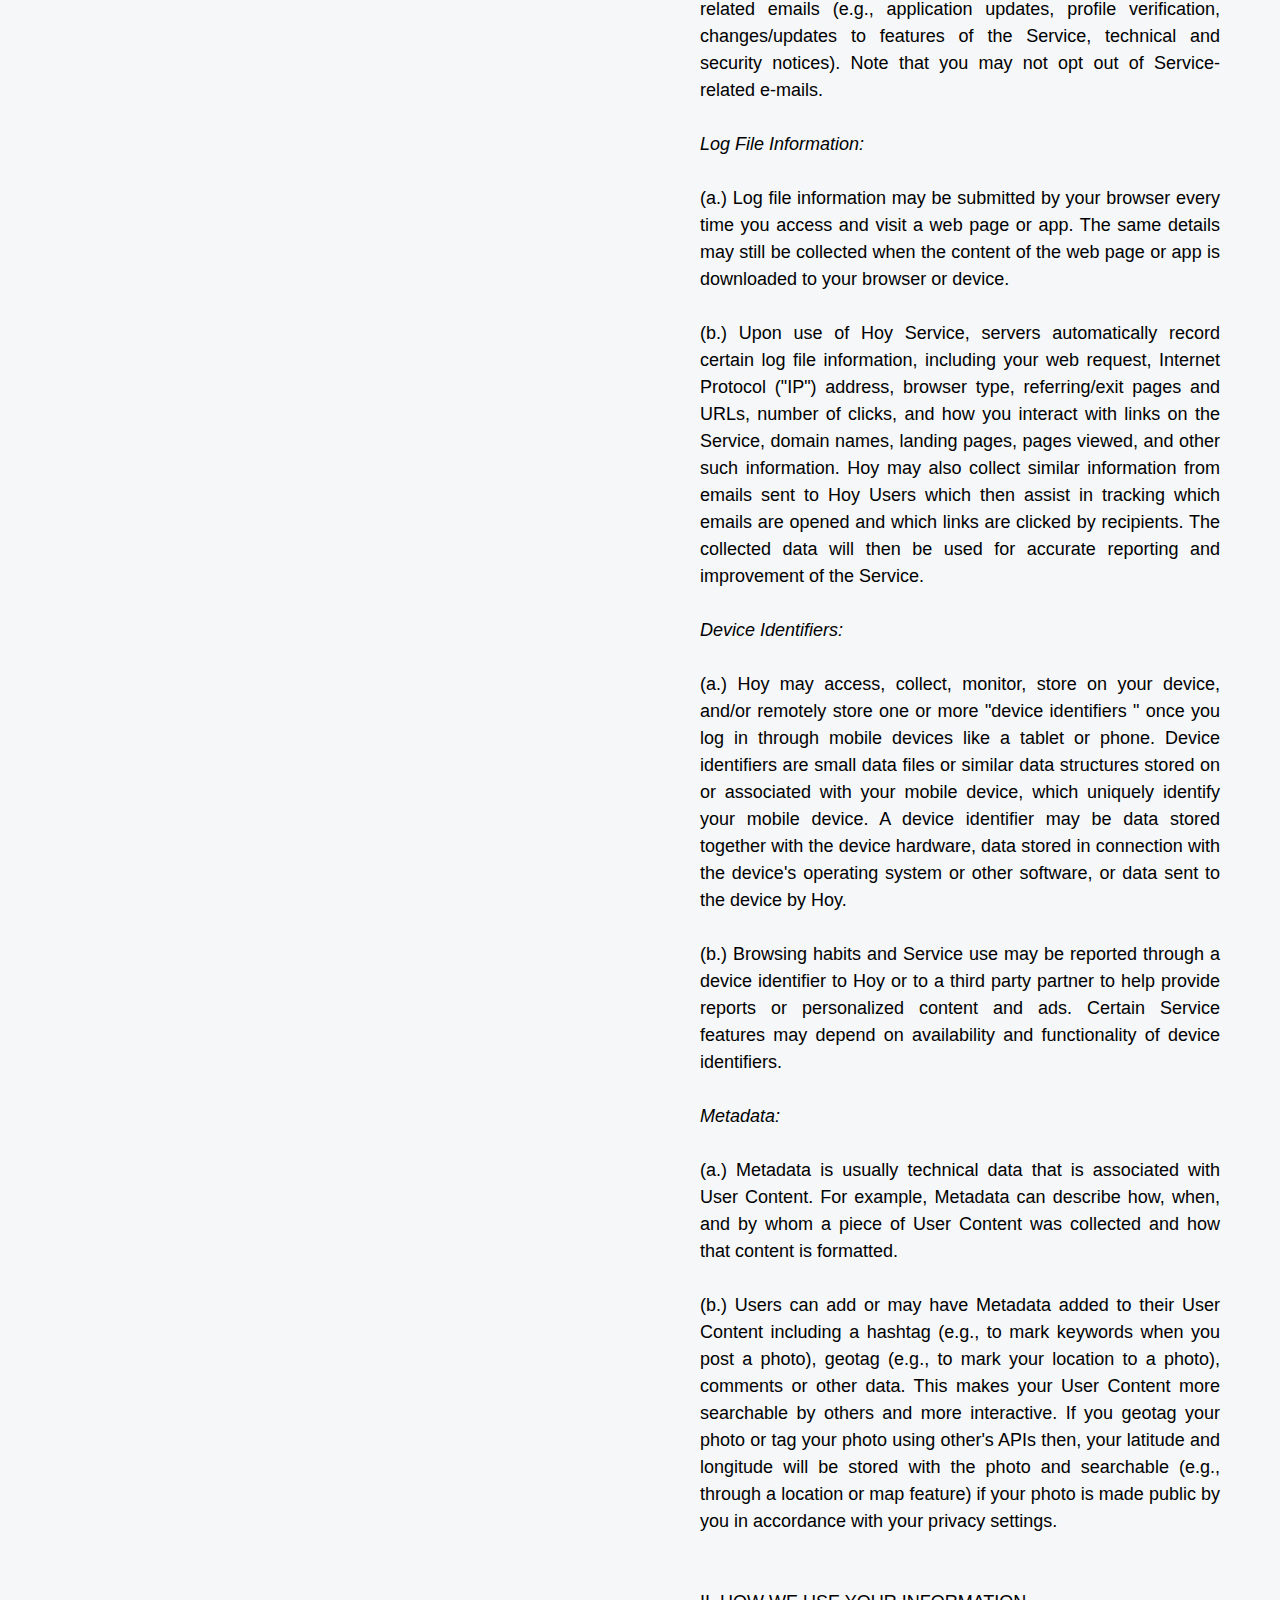
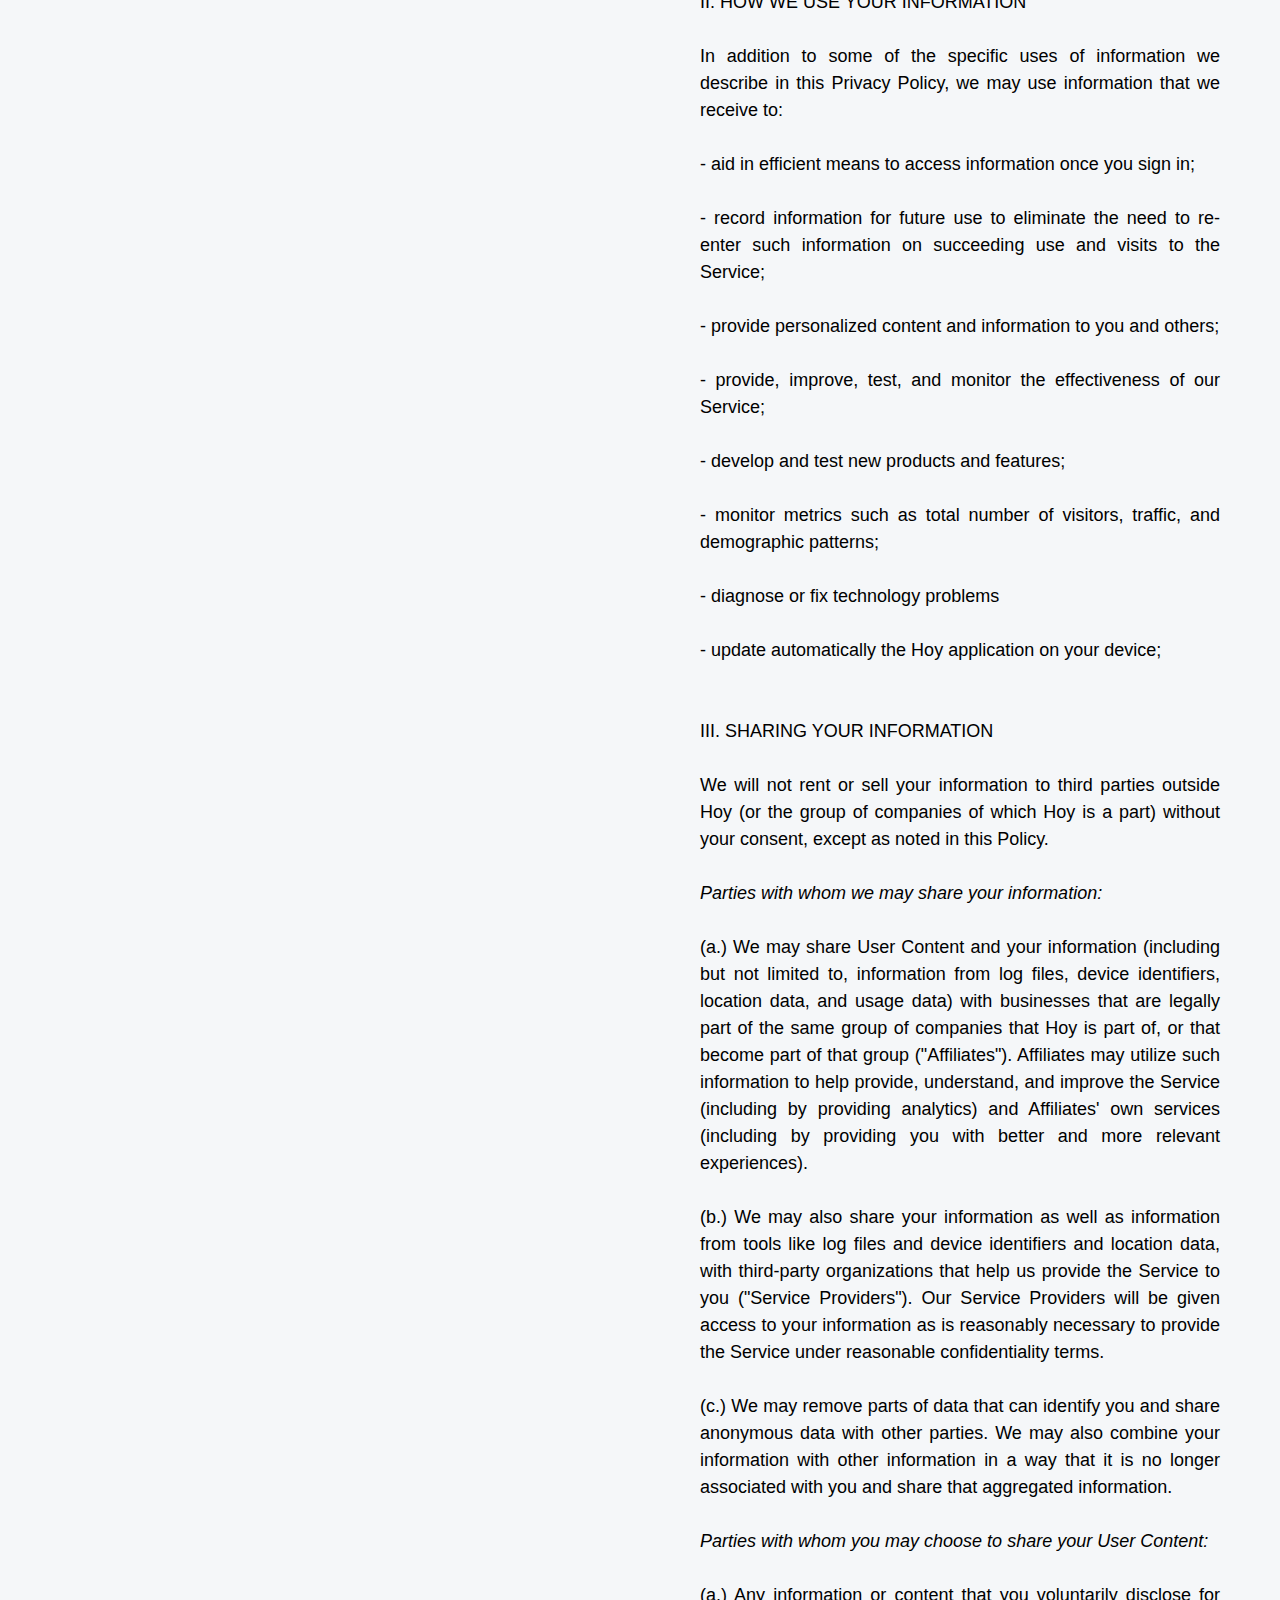
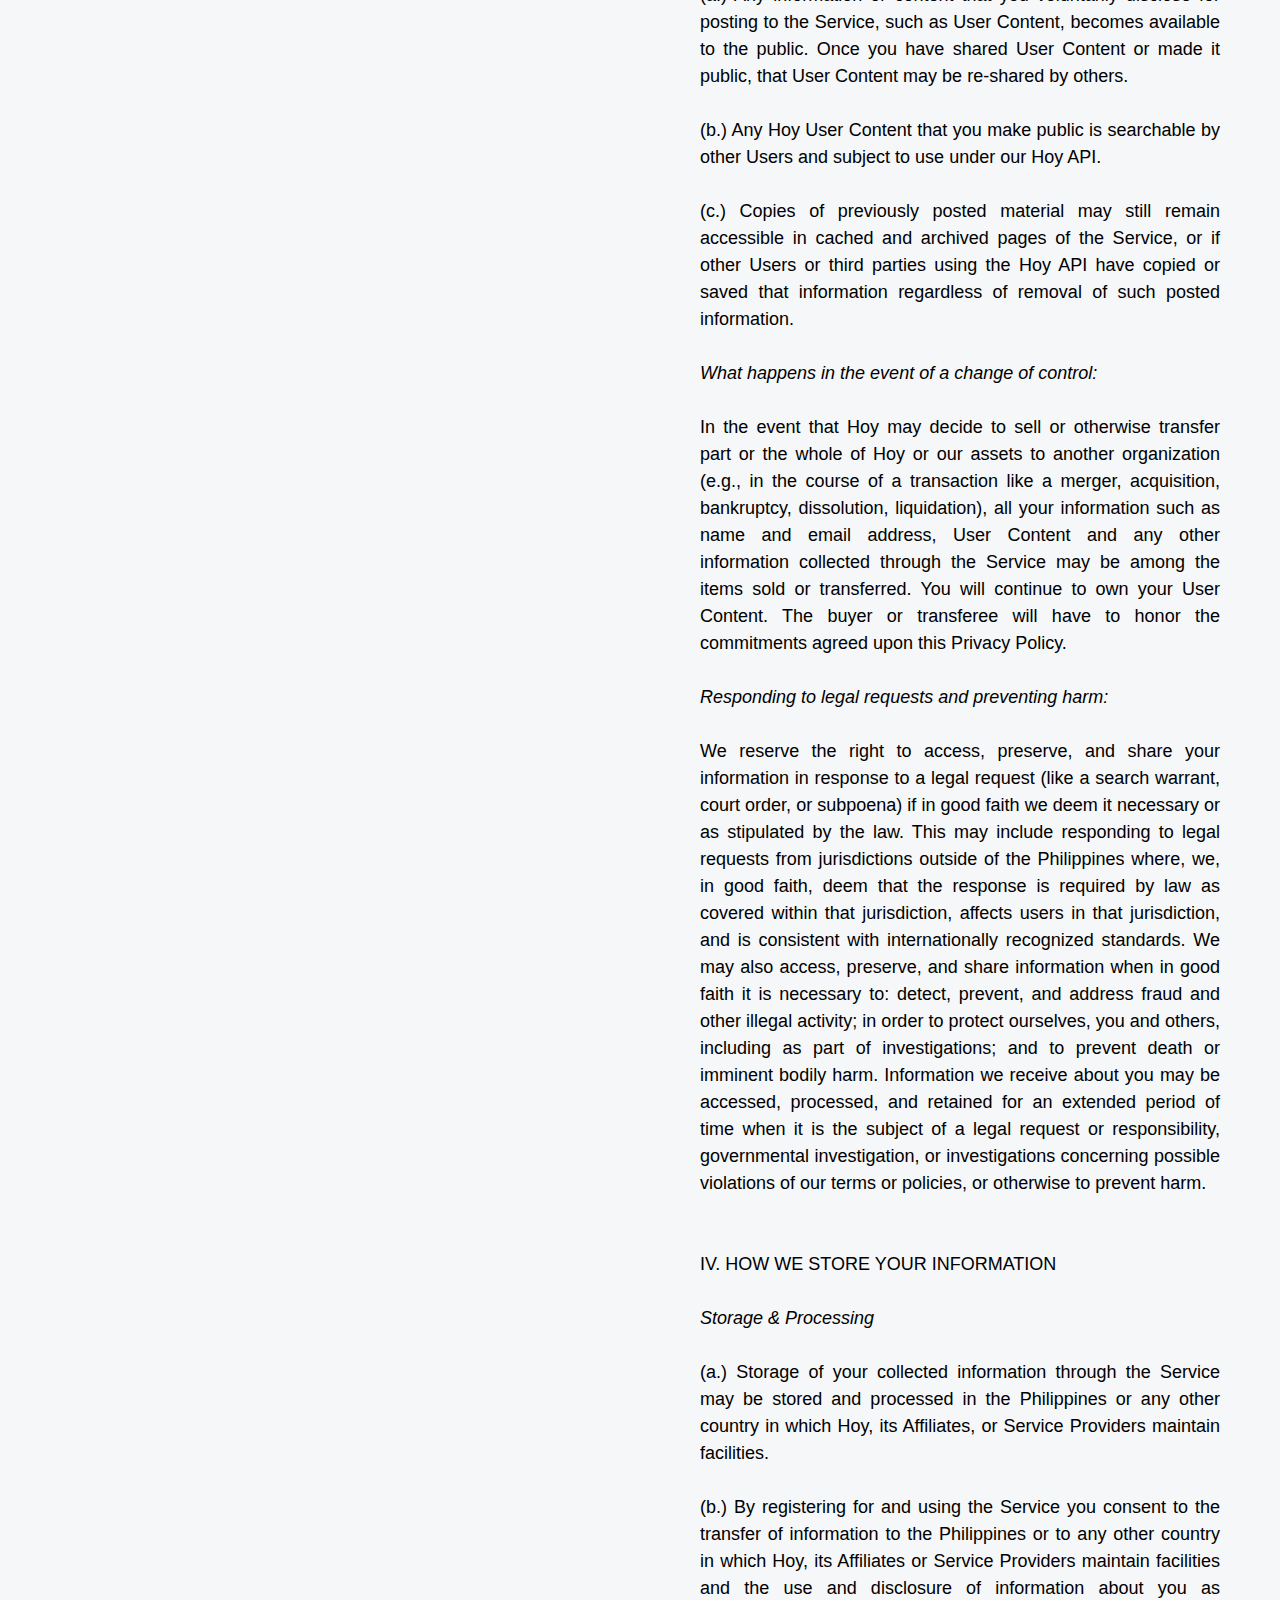
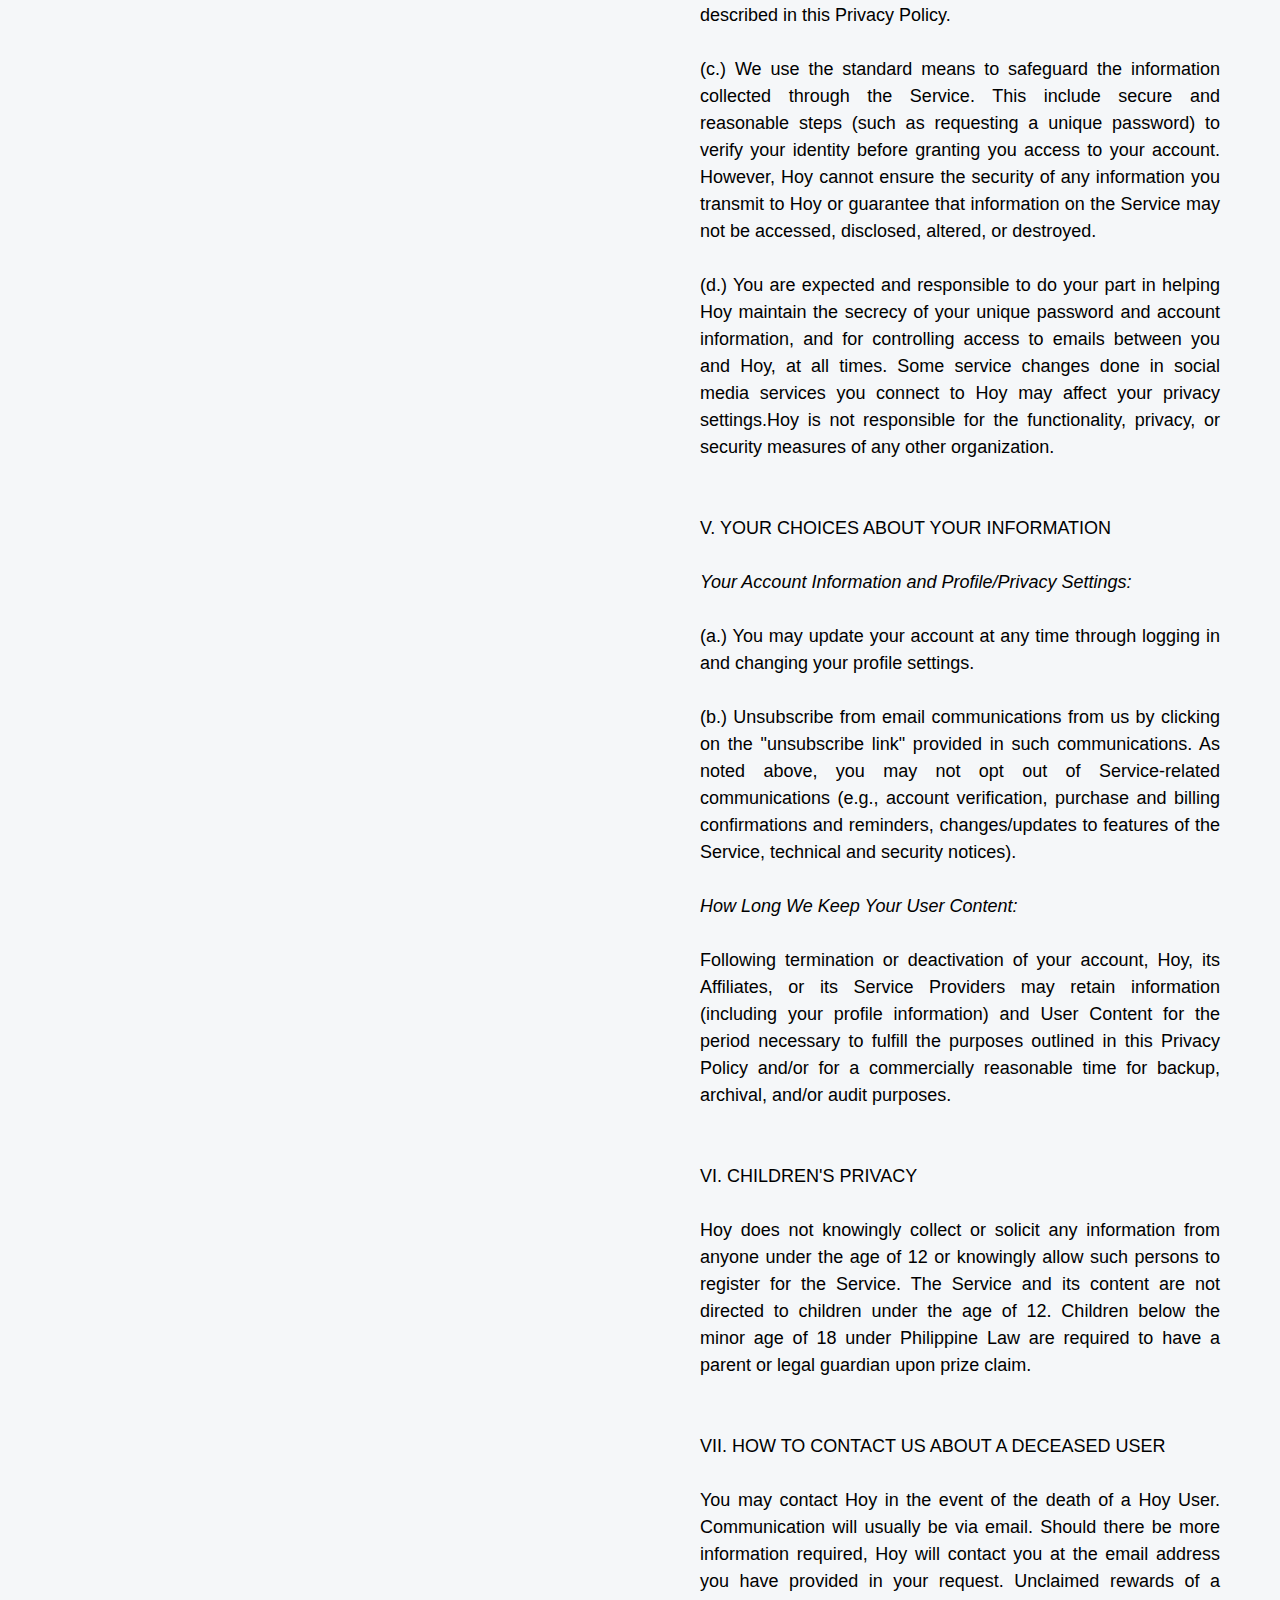
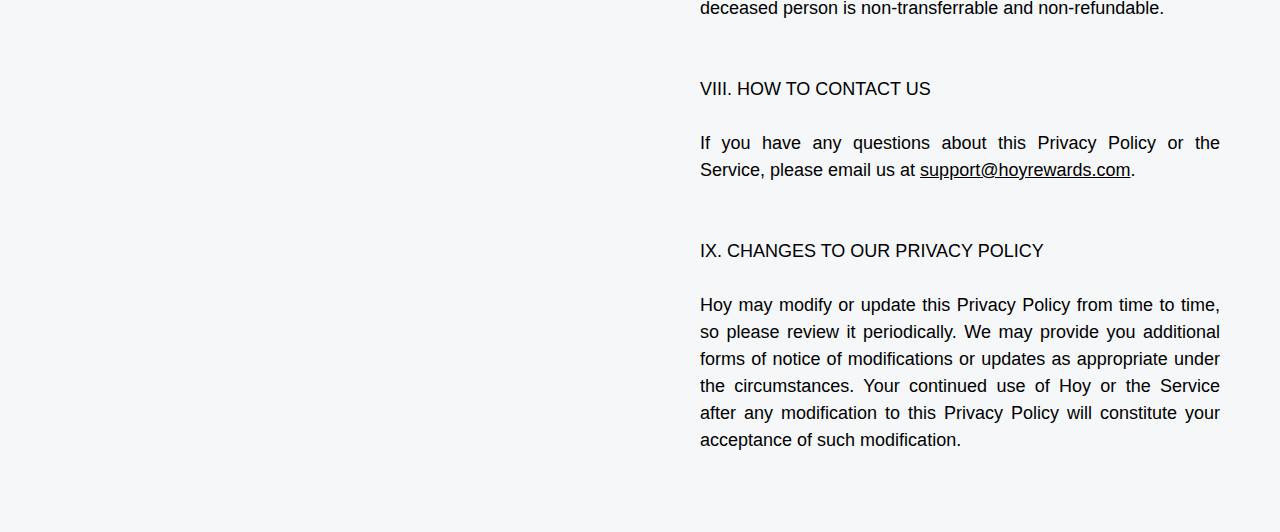
<file: privacypolicy/index.html>
<!DOCTYPE html>
<html>

<head>
	<title>Privacy Policy</title>
	<meta name="viewport" content="initial-scale=1">
	<link href='http://fonts.googleapis.com/css?family=Lato:400,700,900' rel='stylesheet' type='text/css'>
</head>

<link rel="stylesheet" type="text/css" href="../extra.css">

<body>
	<div class="half_container left">
		<div class="terms_fixed">
			<div class="terms_left">
				<h1>Privacy Policy</h1>
				<p>Effective Date: July 1, 2016</p>
			</div>
		</div>
	</div>
	<div class="half_container right">
		<div class="terms_right">
			<p>Welcome to Hoy ("Hoy!", "we", "us" or "our"). Hoy is a content-sharing social media platform for creating memories with the brands that matter to you. Snap a selfie with your favorite brand/product, get likes, and take it to the next level by earning rewards. User engagement has never been this fun before!
			<br />
			<br />
			* This Privacy Policy explains how Hoy collects, uses, shares, and protects your private information with regards to our mobile services, web site, and all software in connection with our services (collectively, the "Service"), and the choices on data collection and user information.
			<br />
			<br />
			* By using Hoy, you have fully understood and accepted that you'll be posting your content (thereafter, "User Content") i.e. name, photos, profile photo, comments, and other non-private user information, to Hoy and to share this content publicly and for the perusal of our merchant partners.
			<br />
			<br />
			* The main goal of this Service is to have a platform for Users to patronize their favorite brands, garner a specific number of post likes in order to win a reward (also, "Rewards"), consistent with the Rewards Policy under the <a href="http://hoyrewards.com/legal/terms">Terms of User Agreement</a>.
			<br />
			<br />
			<br />
			I. INFORMATION WE COLLECT
			<br />
			<br />
			You may be asked to provide your personal information anytime you access Hoy or a Hoy third party application. Hoy and its affiliates may share this personal information with each other and use it consistent with this Privacy Policy. They may also combine it with other information to provide and improve our products, services, content, and advertising. You are required to provide us with the information that we have requested, but, if you chose not to do so, in many cases we will not be able to provide you with our products or services e.g. rewards, or respond to any queries you may have.
			<br />
			<br />
			<em>We Collect the Following Types of Information:</em>
			<br />
			<br />
			(a.) Upon sign-up, Hoy requires an account user name and your complete personal information that must coincide with any valid ID. Your personal information which is consistent with the name on the valid ID presented will be used as basis to qualify for a reward claim. 
			<br />
			<br />
			(b.) Information that you may use in your profile including password, location, phone number, email address, contact preferences when you register for a Hoy account. This information allows us to help you or others be "found" on Hoy.
			<br />
			<br />
			(c.) User Content (e.g., photos, comments, and other materials) that you post to the Service.
			<br />
			<br />
			(d.) Communications between you and Hoy such as Service-related emails (e.g., application updates, profile verification, changes/updates to features of the Service, technical and security notices). Note that you may not opt out of Service-related e-mails.
			<br />
			<br />
			<em>Log File Information:</em>
			<br />
			<br />
			(a.) Log file information may be submitted by your browser every time you access and visit a web page or app. The same details may still be collected when the content of the web page or app is downloaded to your browser or device.
			<br />
			<br />
			(b.) Upon use of Hoy Service, servers automatically record certain log file information, including your web request, Internet Protocol ("IP") address, browser type, referring/exit pages and URLs, number of clicks, and how you interact with links on the Service, domain names, landing pages, pages viewed, and other such information. Hoy may also collect similar information from emails sent to Hoy Users which then assist in tracking which emails are opened and which links are clicked by recipients. The collected data will then be used for accurate reporting and improvement of the Service.
			<br />
			<br />
			<em>Device Identifiers:</em>
			<br />
			<br />
			(a.) Hoy may access, collect, monitor, store on your device, and/or remotely store one or more "device identifiers " once you log in through mobile devices like a tablet or phone. Device identifiers are small data files or similar data structures stored on or associated with your mobile device, which uniquely identify your mobile device. A device identifier may be data stored together with the device hardware, data stored in connection with the device's operating system or other software, or data sent to the device by Hoy.
			<br />
			<br />
			(b.) Browsing habits and Service use may be reported through a device identifier to Hoy or to a third party partner to help provide reports or personalized content and ads. Certain Service features may depend on availability and functionality of device identifiers.
			<br />
			<br />
			<em>Metadata:</em>
			<br />
			<br />
			(a.) Metadata is usually technical data that is associated with User Content. For example, Metadata can describe how, when, and by whom a piece of User Content was collected and how that content is formatted.
			<br />
			<br />
			(b.) Users can add or may have Metadata added to their User Content including a hashtag (e.g., to mark keywords when you post a photo), geotag (e.g., to mark your location to a photo), comments or other data. This makes your User Content more searchable by others and more interactive. If you geotag your photo or tag your photo using other's APIs then, your latitude and longitude will be stored with the photo and searchable (e.g., through a location or map feature) if your photo is made public by you in accordance with your privacy settings.
			<br />
			<br />
			<br />
			II. HOW WE USE YOUR INFORMATION
			<br />
			<br />
			In addition to some of the specific uses of information we describe in this Privacy Policy, we may use information that we receive to:
			<br />
			<br />
			- aid in efficient means to access information once you sign in;
			<br />
			<br />
			- record information for future use to eliminate the need to re-enter such information on succeeding use and visits to the Service;
			<br />
			<br />
			- provide personalized content and information to you and others;
			<br />
			<br />
			- provide, improve, test, and monitor the effectiveness of our Service;
			<br />
			<br />
			- develop and test new products and features;
			<br />
			<br />
			- monitor metrics such as total number of visitors, traffic, and demographic patterns;
			<br />
			<br />
			- diagnose or fix technology problems
			<br />
			<br />
			- update automatically the Hoy application on your device;
			<br />
			<br />
			<br />
			III. SHARING YOUR INFORMATION
			<br />
			<br />
			We will not rent or sell your information to third parties outside Hoy (or the group of companies of which Hoy is a part) without your consent, except as noted in this Policy.
			<br />
			<br />
			<em>Parties with whom we may share your information:</em>
			<br />
			<br />
			(a.) We may share User Content and your information (including but not limited to, information from log files, device identifiers, location data, and usage data) with businesses that are legally part of the same group of companies that Hoy is part of, or that become part of that group ("Affiliates"). Affiliates may utilize such information to help provide, understand, and improve the Service (including by providing analytics) and Affiliates' own services (including by providing you with better and more relevant experiences). 
			<br />
			<br />
			(b.) We may also share your information as well as information from tools like log files and device identifiers and location data, with third-party organizations that help us provide the Service to you ("Service Providers"). Our Service Providers will be given access to your information as is reasonably necessary to provide the Service under reasonable confidentiality terms.
			<br />
			<br />
			(c.) We may remove parts of data that can identify you and share anonymous data with other parties. We may also combine your information with other information in a way that it is no longer associated with you and share that aggregated information.
			<br />
			<br />
			<em>Parties with whom you may choose to share your User Content:</em>
			<br />
			<br />
			(a.) Any information or content that you voluntarily disclose for posting to the Service, such as User Content, becomes available to the public. Once you have shared User Content or made it public, that User Content may be re-shared by others.
			<br />
			<br />
			(b.) Any Hoy User Content that you make public is searchable by other Users and subject to use under our Hoy API.
			<br />
			<br />
			(c.) Copies of previously posted material may still remain accessible in cached and archived pages of the Service, or if other Users or third parties using the Hoy API have copied or saved that information regardless of removal of such posted information.
			<br />
			<br />
			<em>What happens in the event of a change of control:</em>
			<br />
			<br />
			In the event that Hoy may decide to sell or otherwise transfer part or the whole of Hoy or our assets to another organization (e.g., in the course of a transaction like a merger, acquisition, bankruptcy, dissolution, liquidation), all your information such as name and email address, User Content and any other information collected through the Service may be among the items sold or transferred. You will continue to own your User Content. The buyer or transferee will have to honor the commitments agreed upon this Privacy Policy.
			<br />
			<br />
			<em>Responding to legal requests and preventing harm:</em>
			<br />
			<br />
			We reserve the right to access, preserve, and share your information in response to a legal request (like a search warrant, court order, or subpoena) if in good faith we deem it necessary or as stipulated by the law. This may include responding to legal requests from jurisdictions outside of the Philippines where, we, in good faith, deem that the response is required by law as covered within that jurisdiction, affects users in that jurisdiction, and is consistent with internationally recognized standards. We may also access, preserve, and share information when in good faith it is necessary to: detect, prevent, and address fraud and other illegal activity; in order to protect ourselves, you and others, including as part of investigations; and to prevent death or imminent bodily harm. Information we receive about you may be accessed, processed, and retained for an extended period of time when it is the subject of a legal request or responsibility, governmental investigation, or investigations concerning possible violations of our terms or policies, or otherwise to prevent harm.
			<br />
			<br />
			<br />
			IV. HOW WE STORE YOUR INFORMATION
			<br />
			<br />
			<em>Storage &amp; Processing</em>
			<br />
			<br />
			(a.) Storage of your collected information through the Service may be stored and processed in the Philippines or any other country in which Hoy, its Affiliates, or Service Providers maintain facilities.
			<br />
			<br />
			(b.) By registering for and using the Service you consent to the transfer of information to the Philippines or to any other country in which Hoy, its Affiliates or Service Providers maintain facilities and the use and disclosure of information about you as described in this Privacy Policy.
			<br />
			<br />
			(c.) We use the standard means to safeguard the information collected through the Service. This include secure and reasonable steps (such as requesting a unique password) to verify your identity before granting you access to your account. However, Hoy cannot ensure the security of any information you transmit to Hoy or guarantee that information on the Service may not be accessed, disclosed, altered, or destroyed.
			<br />
			<br />
			(d.) You are expected and responsible to do your part in helping Hoy maintain the secrecy of your unique password and account information, and for controlling access to emails between you and Hoy, at all times. Some service changes done in social media services you connect to Hoy may affect your privacy settings.Hoy is not responsible for the functionality, privacy, or security measures of any other organization.
			<br />
			<br />
			<br />
			V. YOUR CHOICES ABOUT YOUR INFORMATION
			<br />
			<br />
			<em>Your Account Information and Profile/Privacy Settings:</em>
			<br />
			<br />
			(a.) You may update your account at any time through logging in and changing your profile settings.
			<br />
			<br />
			(b.) Unsubscribe from email communications from us by clicking on the "unsubscribe link" provided in such communications. As noted above, you may not opt out of Service-related communications (e.g., account verification, purchase and billing confirmations and reminders, changes/updates to features of the Service, technical and security notices).
			<br />
			<br />
			<em>How Long We Keep Your User Content:</em>
			<br />
			<br />
			Following termination or deactivation of your account, Hoy, its Affiliates, or its Service Providers may retain information (including your profile information) and User Content for the period necessary to fulfill the purposes outlined in this Privacy Policy and/or for a commercially reasonable time for backup, archival, and/or audit purposes.
			<br />
			<br />
			<br />
			VI. CHILDREN'S PRIVACY
			<br />
			<br />
			Hoy does not knowingly collect or solicit any information from anyone under the age of 12 or knowingly allow such persons to register for the Service. The Service and its content are not directed to children under the age of 12. Children below the minor age of 18 under Philippine Law are required to have a parent or legal guardian upon prize claim.
			<br />
			<br />
			<br />
			VII. HOW TO CONTACT US ABOUT A DECEASED USER
			<br />
			<br />
			You may contact Hoy in the event of the death of a Hoy User. Communication will usually be via email. Should there be more information required, Hoy will contact you at the email address you have provided in your request. Unclaimed rewards of a deceased person is non-transferrable and non-refundable.
			<br />
			<br />
			<br />
			VIII. HOW TO CONTACT US
			<br />
			<br />
			If you have any questions about this Privacy Policy or the Service, please email us at <a href="mailto:support@hoyrewards.com">support@hoyrewards.com</a>.
			<br />
			<br />
			<br />
			IX. CHANGES TO OUR PRIVACY POLICY
			<br />
			<br />
			Hoy may modify or update this Privacy Policy from time to time, so please review it periodically. We may provide you additional forms of notice of modifications or updates as appropriate under the circumstances. Your continued use of Hoy or the Service after any modification to this Privacy Policy will constitute your acceptance of such modification.</p>
		</div>
	</div>

	<script src="//static.getclicky.com/js" type="text/javascript"></script>
	<script type="text/javascript">try{ clicky.init(100971358); }catch(e){}</script>
	<noscript><p><img alt="Clicky" width="1" height="1" src="//in.getclicky.com/100971358ns.gif" /></p></noscript>
	
</body>
</html>
</file>
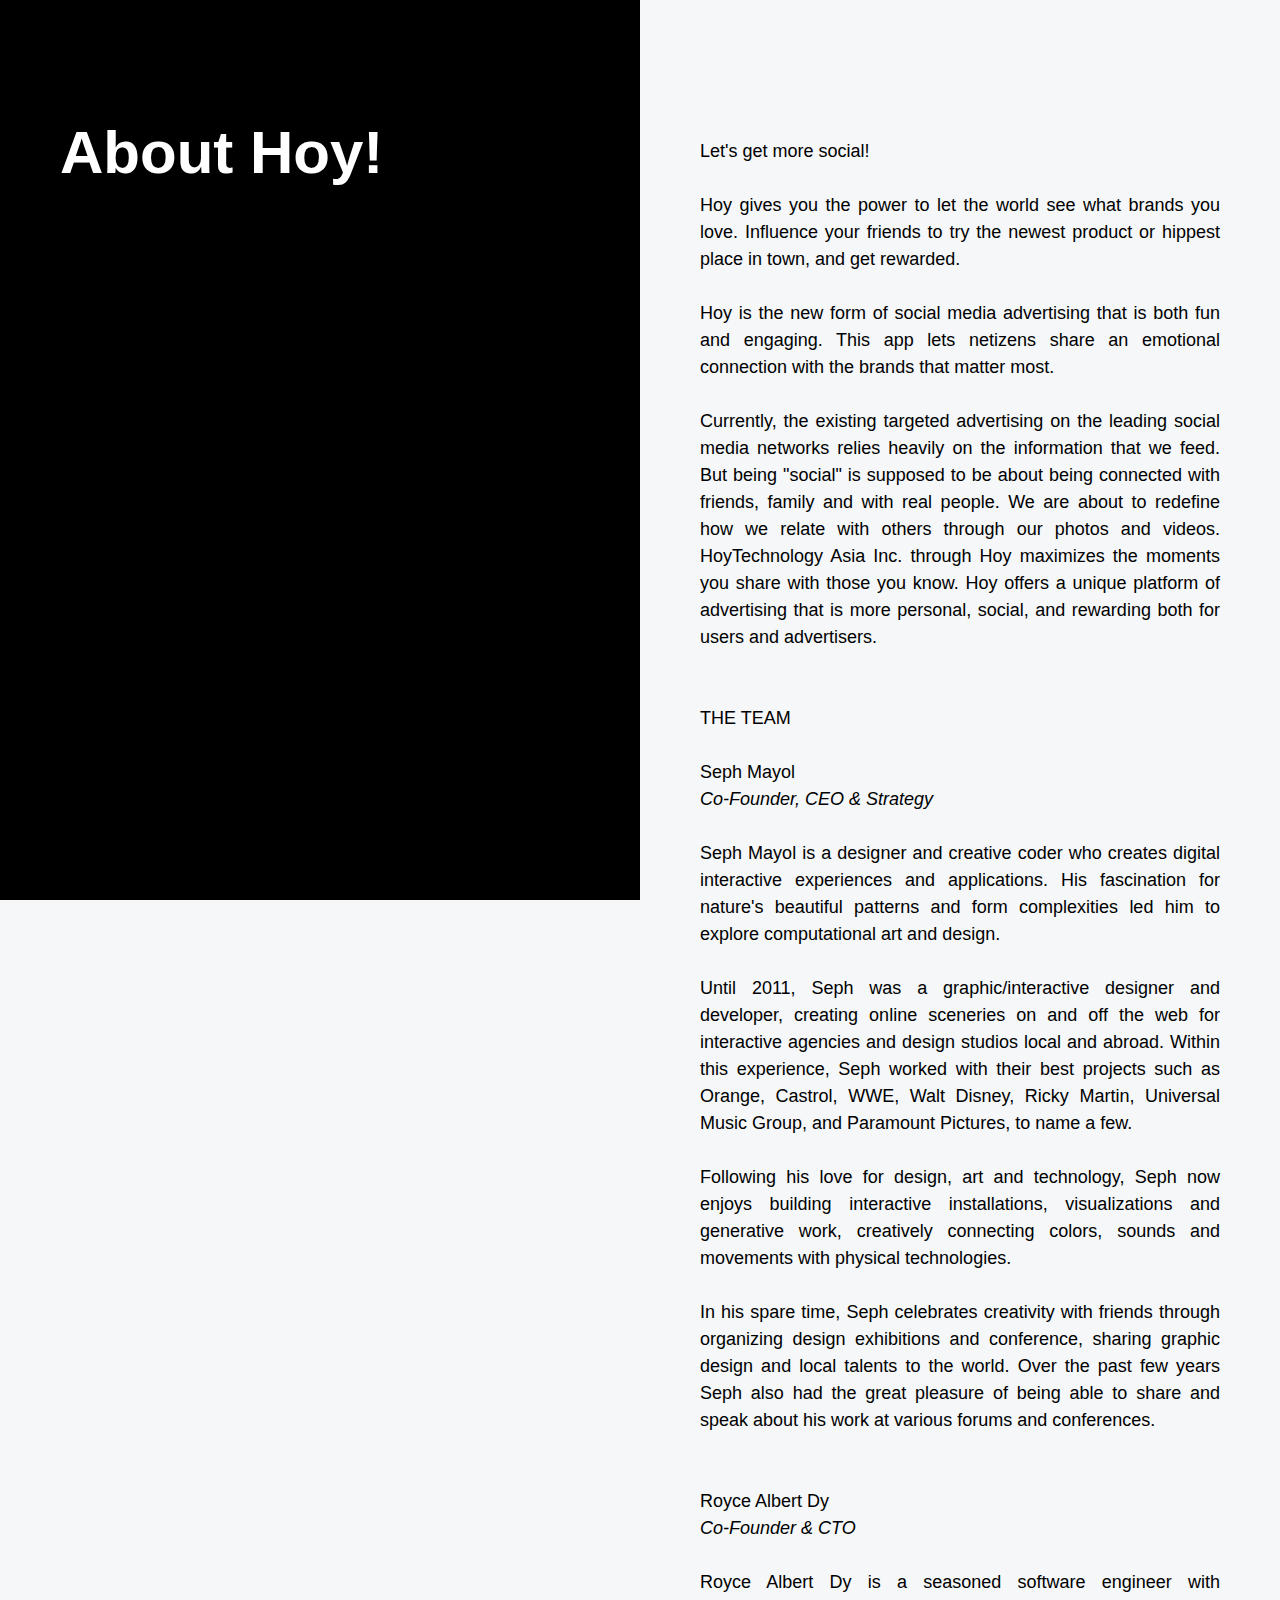
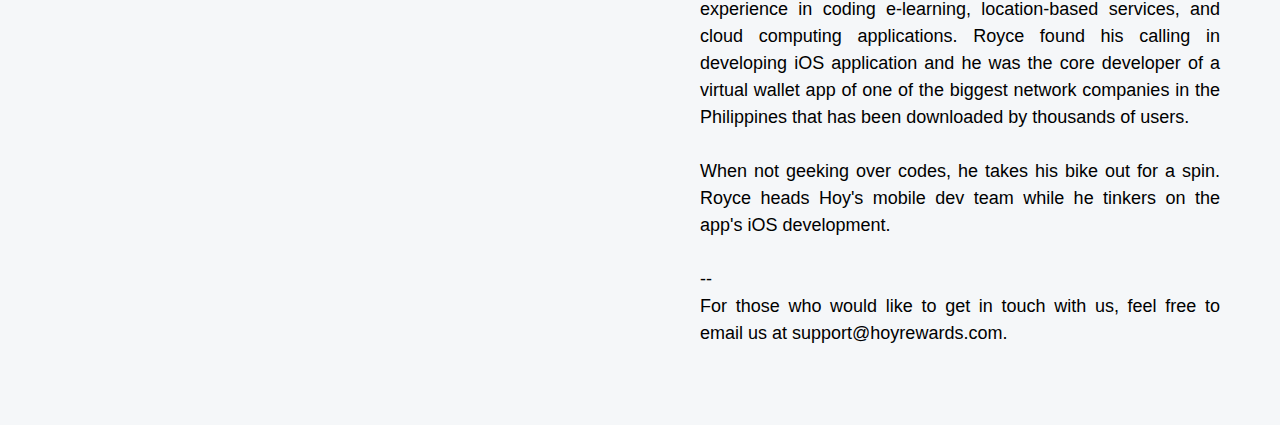
<file: about.html>
<!DOCTYPE html>
<html>

<head>
	<title>About Hoy!</title>
		<meta name="viewport" content="initial-scale=1">
		<link href='http://fonts.googleapis.com/css?family=Lato:400,700,900' rel='stylesheet' type='text/css'>
</head>
<link rel="stylesheet" type="text/css" href="../extra.css">

<body>
	<div class="half_container left">
		<div class="terms_fixed">
			<div class="terms_left">
				<h1>About Hoy!</h1>
			</div>
		</div>
	</div>
	<div class="half_container right">
		<div class="terms_right">
			<p>Let's get more social!
				<br />
				<br />Hoy gives you the power to let the world see what brands you love. Influence your friends to try the newest product or hippest place in town, and get rewarded.
				<br />
				<br />Hoy is the new form of social media advertising that is both fun and engaging. This app lets netizens share an emotional connection with the brands that matter most.
				<br />
				<br />Currently, the existing targeted advertising on the leading social media networks relies heavily on the information that we feed. But being "social" is supposed to be about being connected with friends, family and with real people. We are about to
				redefine how we relate with others through our photos and videos. HoyTechnology Asia Inc. through Hoy maximizes the moments you share with those you know. Hoy offers a unique platform of advertising				that is more personal, social, and rewarding both for users and advertisers.
				<br />
				<br />
				<br />
				THE TEAM
				<br />
				<br />
				Seph Mayol<br /><em>Co-Founder, CEO &amp; Strategy</em>
				<br />
				<br />
				Seph Mayol is a designer and creative coder who creates digital interactive experiences and applications. His fascination for nature's beautiful patterns and form complexities led him to explore computational art and design.
				<br />
				<br />
				Until 2011, Seph was a graphic/interactive designer and developer, creating online sceneries on and off the web for interactive agencies and design studios local and abroad. Within this experience, Seph worked with their best projects such as Orange,
				Castrol, WWE, Walt Disney, Ricky Martin, Universal Music Group, and Paramount Pictures, to name a few.
				<br />
				<br />
				Following his love for design, art and technology, Seph now enjoys building interactive installations, visualizations and generative work, creatively connecting colors, sounds and movements with physical technologies.
				<br />
				<br />
				In his spare time, Seph celebrates creativity with friends through organizing design exhibitions and conference, sharing graphic design and local talents to the world. Over the past few years Seph also had the great pleasure of being able to share
				and speak about his work at various forums and conferences.
				<br />
				<br />
				<br />
				Royce Albert Dy<br /><em>Co-Founder &amp; CTO</em>
				<br />
				<br />
				Royce Albert Dy is a seasoned software engineer with experience in coding e-learning, location-based services, and cloud computing applications. Royce found his calling in developing iOS application and he was the core developer of a virtual wallet
				app of one of the biggest network companies in the Philippines that has been downloaded by thousands of users.
				<br />
				<br />When not geeking over codes, he takes his bike out for a spin. Royce heads Hoy's mobile dev team while he tinkers on the app's iOS development.
				<br />
				<br />
				--
				<br />
				For those who would like to get in touch with us, feel free to email us at support@hoyrewards.com.
				<br />
			</p>
		</div>
	</div>

	<script src="//static.getclicky.com/js" type="text/javascript"></script>
	<script type="text/javascript">try{ clicky.init(100971358); }catch(e){}</script>
	<noscript><p><img alt="Clicky" width="1" height="1" src="//in.getclicky.com/100971358ns.gif" /></p></noscript>
	
</body>
</html>
</file>
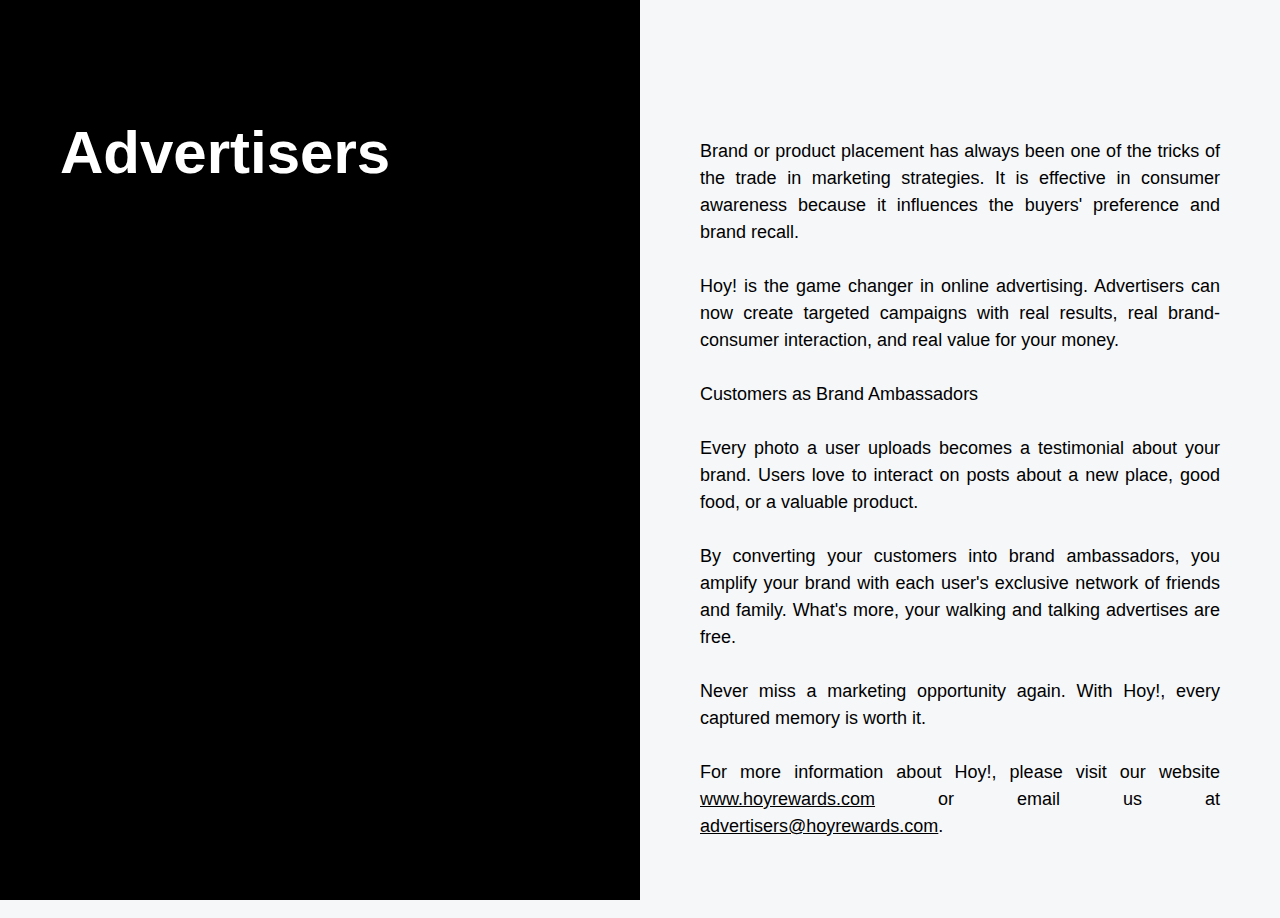
<file: advertisers.html>
<!DOCTYPE html>
<html>

<head>
	<title>Advertisers</title>
	<meta name="viewport" content="initial-scale=1">
	<link href='http://fonts.googleapis.com/css?family=Lato:400,700,900' rel='stylesheet' type='text/css'>
</head>

<link rel="stylesheet" type="text/css" href="../extra.css">

<body>
	<div class="half_container left">
		<div class="terms_fixed">
			<div class="terms_left">
				<h1>Advertisers</h1>
			</div>
		</div>
	</div>
	<div class="half_container right">
		<div class="terms_right">
			<p>Brand or product placement has always been one of the tricks of the trade in marketing strategies. It is effective in consumer awareness because it influences the buyers' preference and brand recall.
				<br />
				<br />Hoy! is the game changer in online advertising. Advertisers can now create targeted campaigns with real results, real brand-consumer interaction, and real value for your money.
				<br />
				<br />Customers as Brand Ambassadors
				<br />
				<br />Every photo a user uploads becomes a testimonial about your brand. Users love to interact on posts about a new place, good food, or a valuable product.
				<br />
				<br />By converting your customers into brand ambassadors, you amplify your brand with each user's exclusive network of friends and family. What's more, your walking and talking advertises are free.
				<br />
				<br />Never miss a marketing opportunity again. With Hoy!, every captured memory is worth it.
				<br />
				<br />For more information about Hoy!, please visit our website <a target="_blank" href="http://hoyrewards.com">www.hoyrewards.com</a> or email us at <a href="mailto:advertisers@hoyrewards.com">advertisers@hoyrewards.com</a>.</p>
		</div>
	</div>

	<script src="//static.getclicky.com/js" type="text/javascript"></script>
	<script type="text/javascript">try{ clicky.init(100971358); }catch(e){}</script>
	<noscript><p><img alt="Clicky" width="1" height="1" src="//in.getclicky.com/100971358ns.gif" /></p></noscript>
	
</body>
</html>
</file>
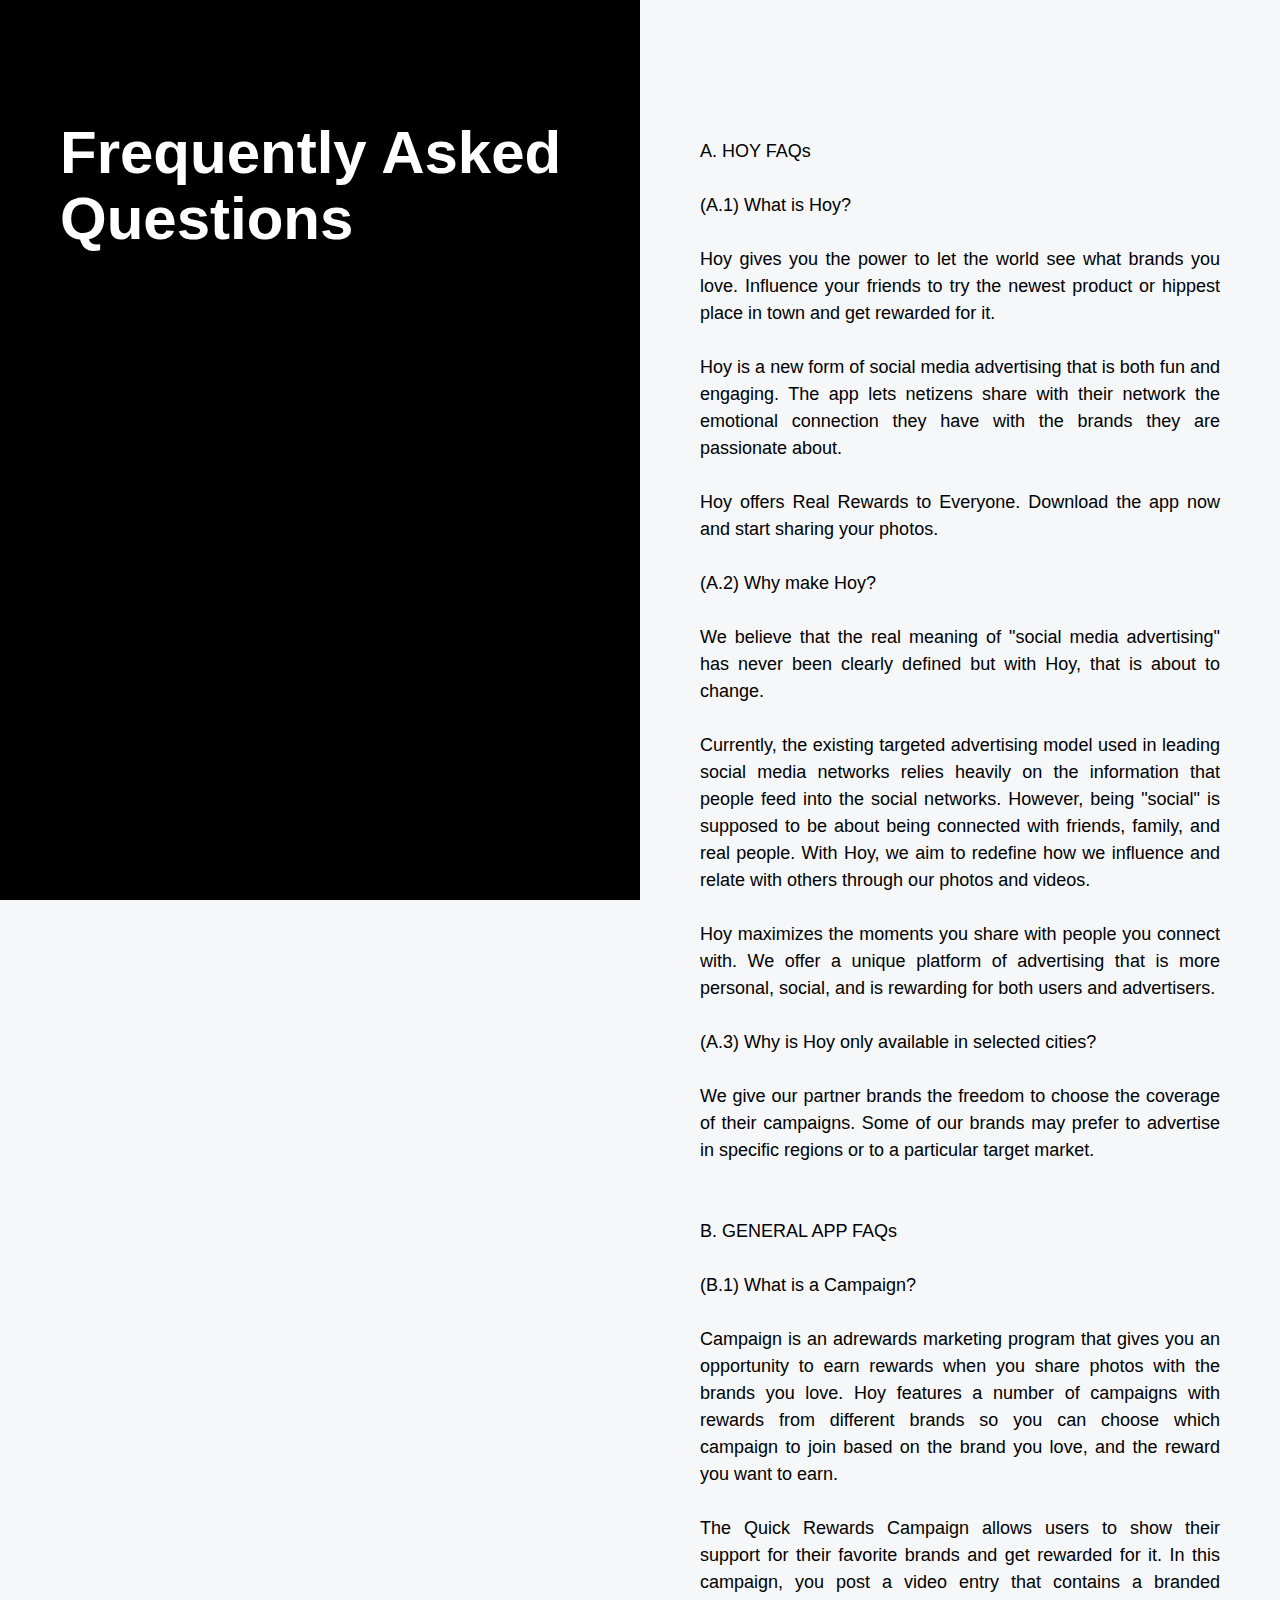
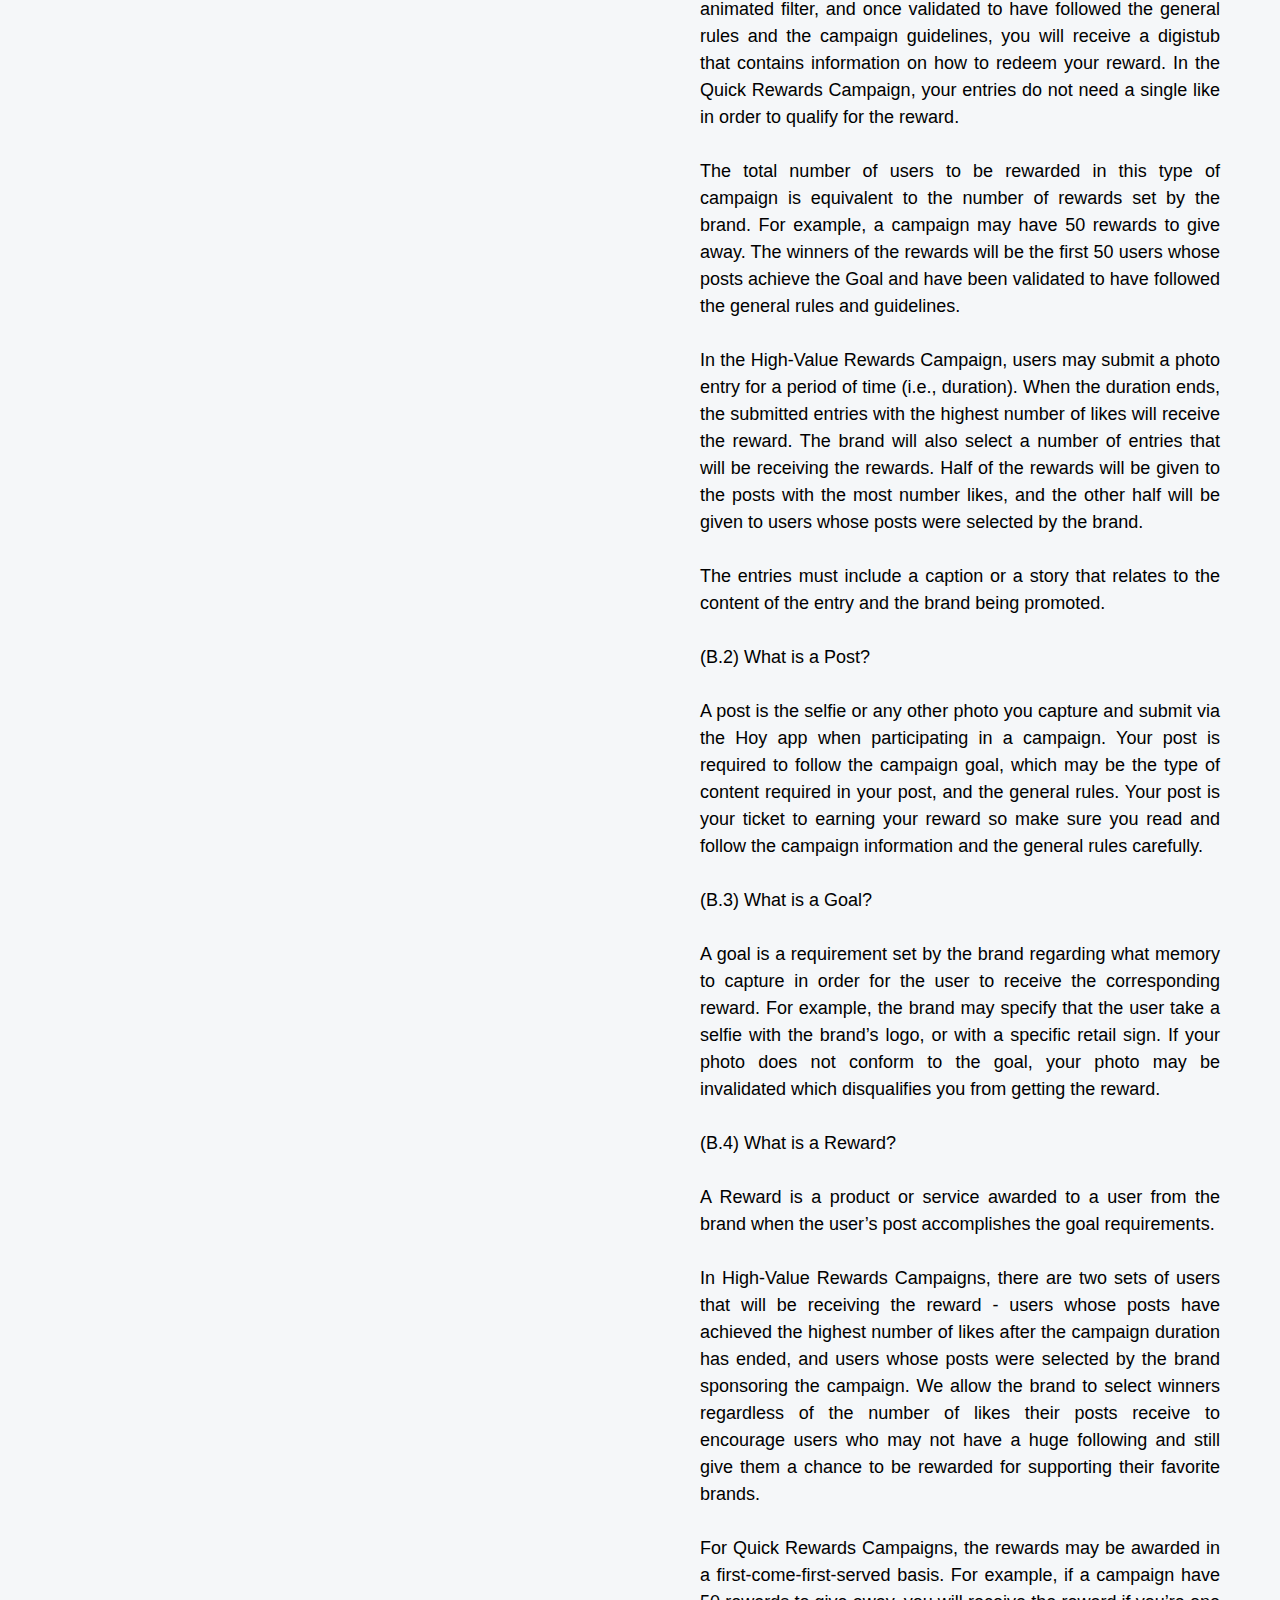
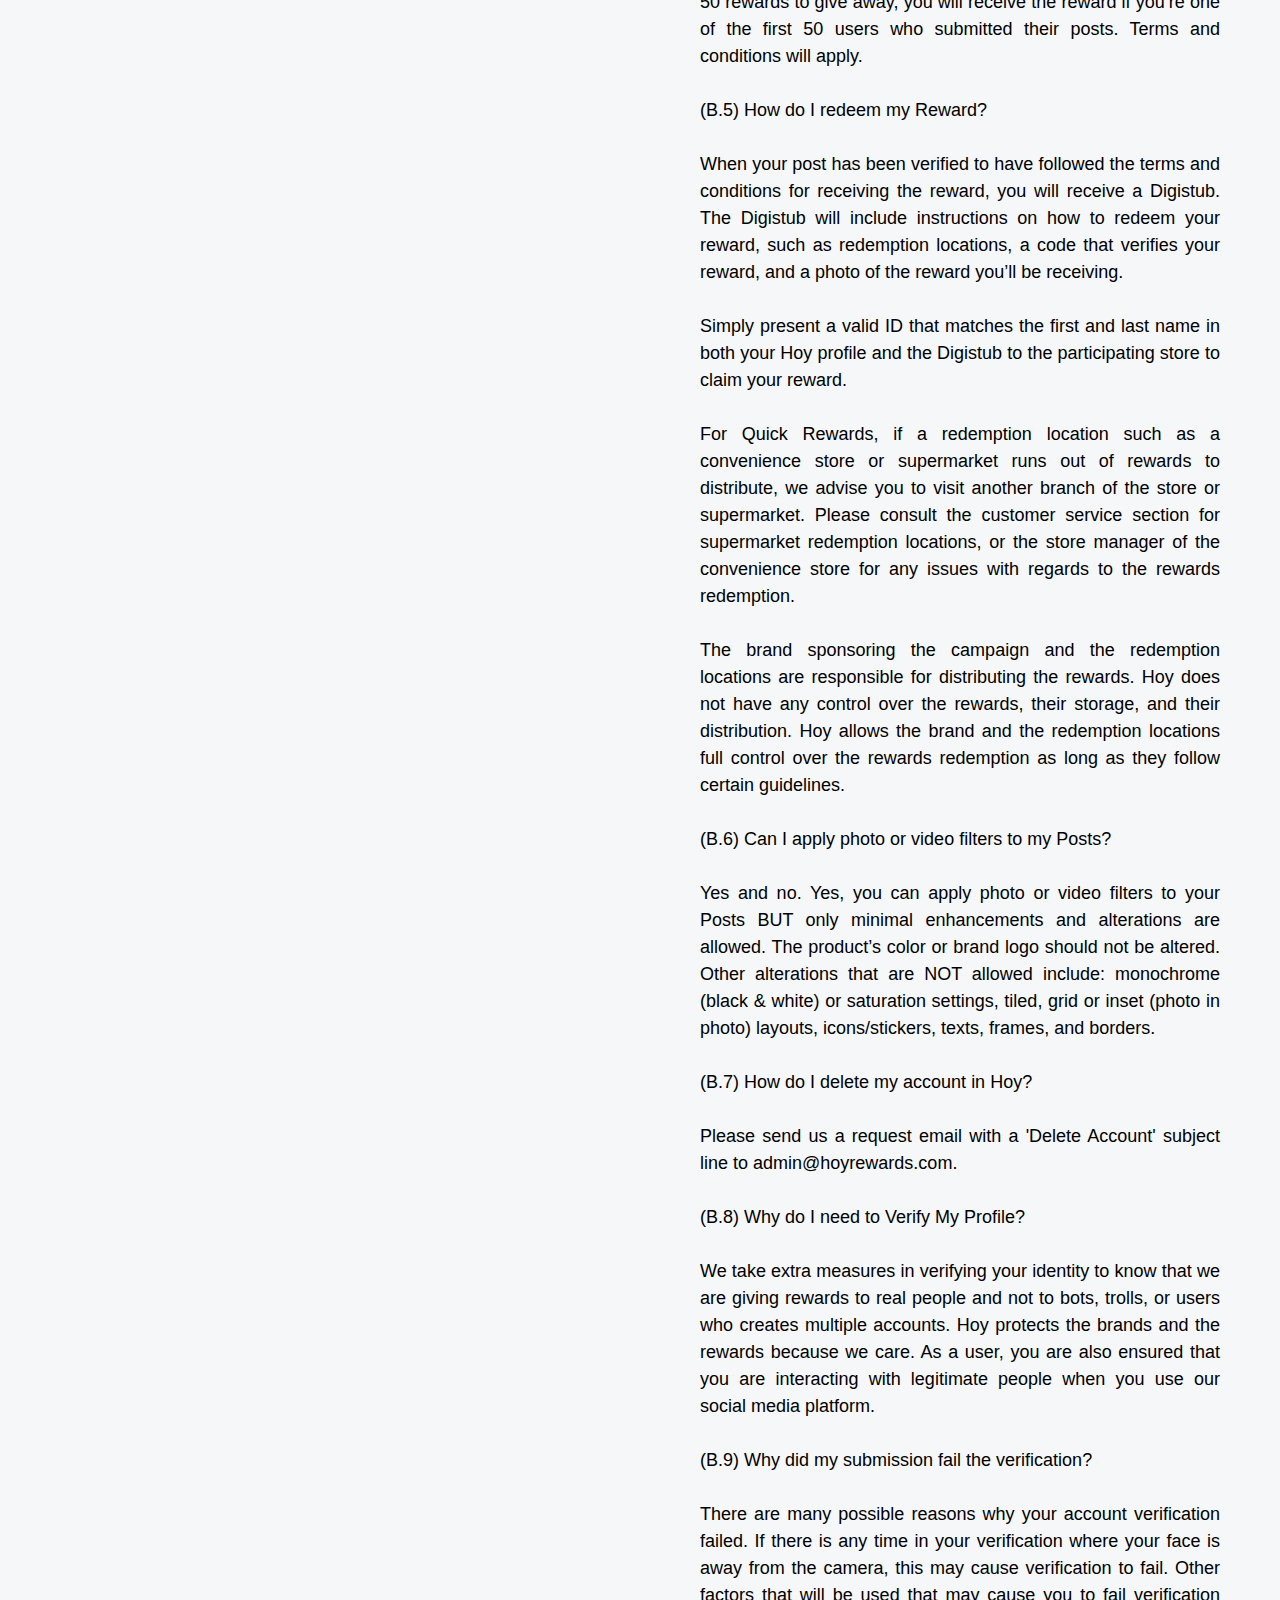
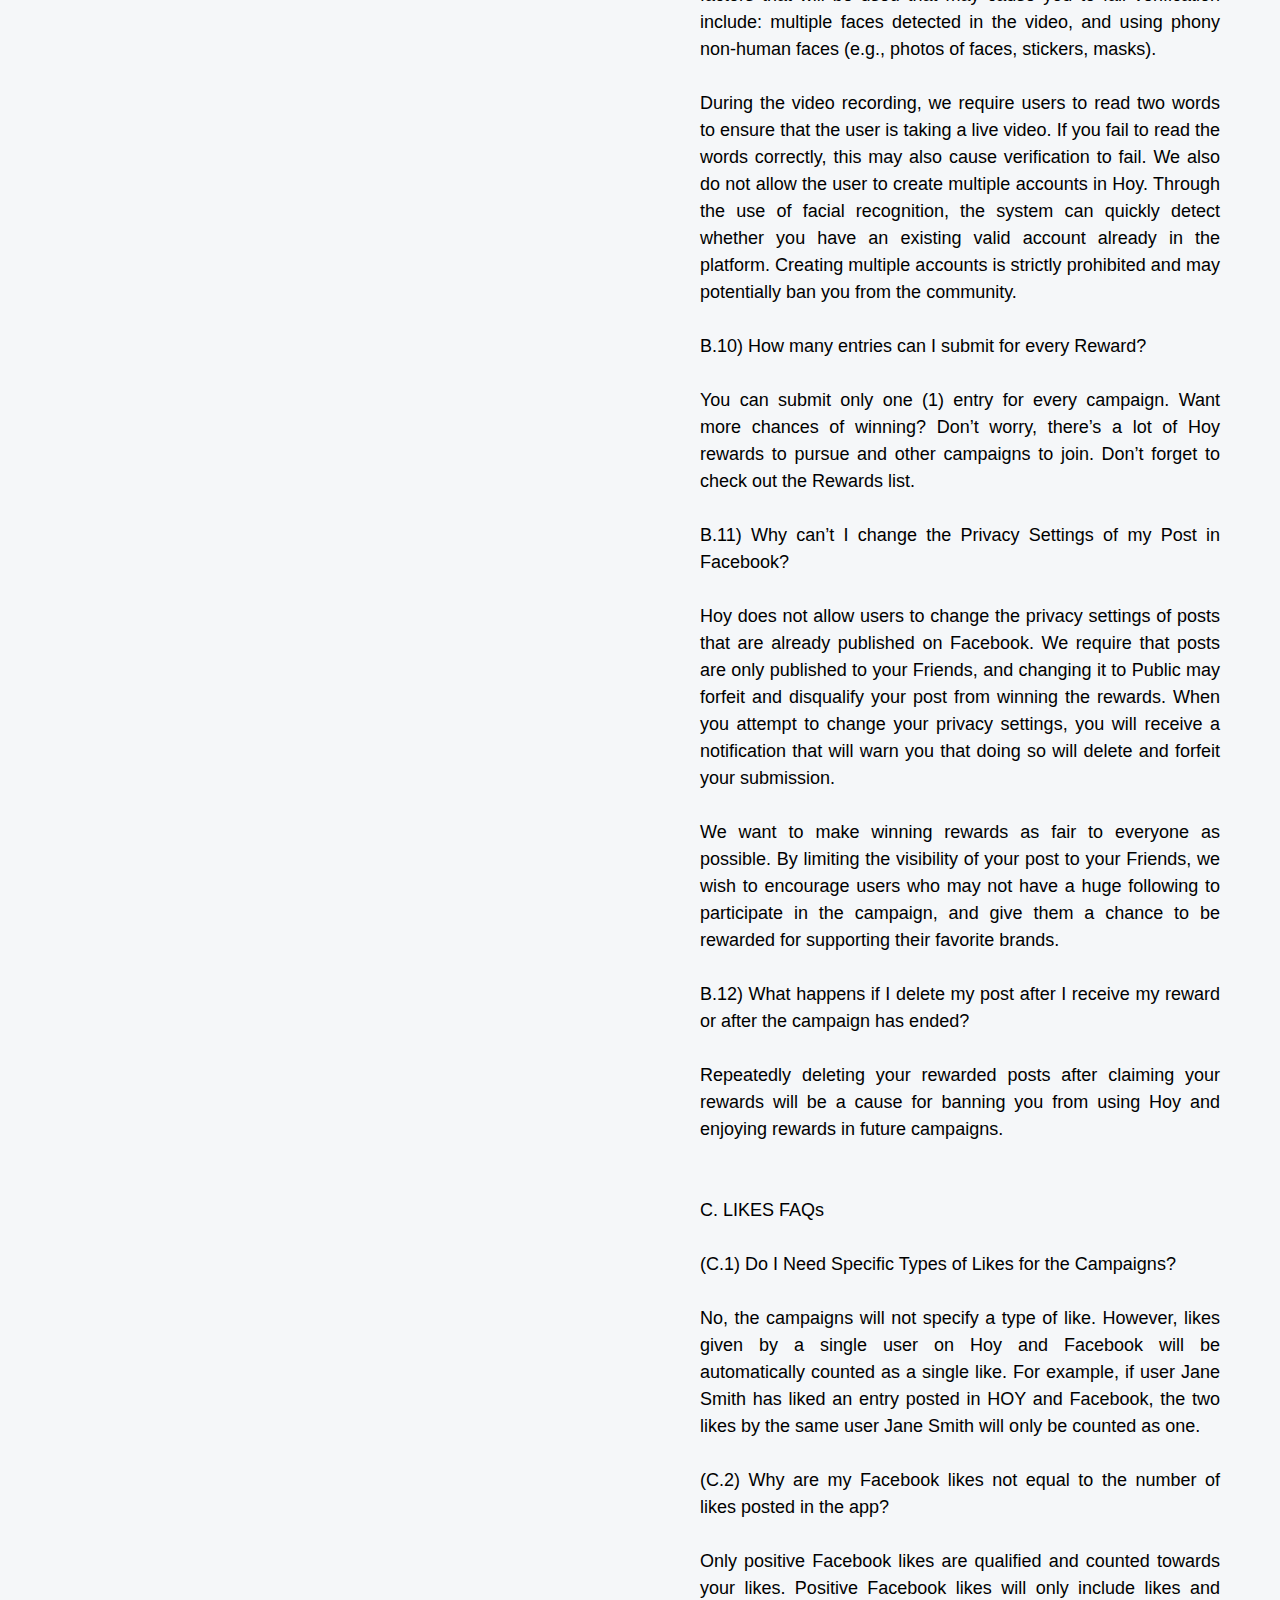
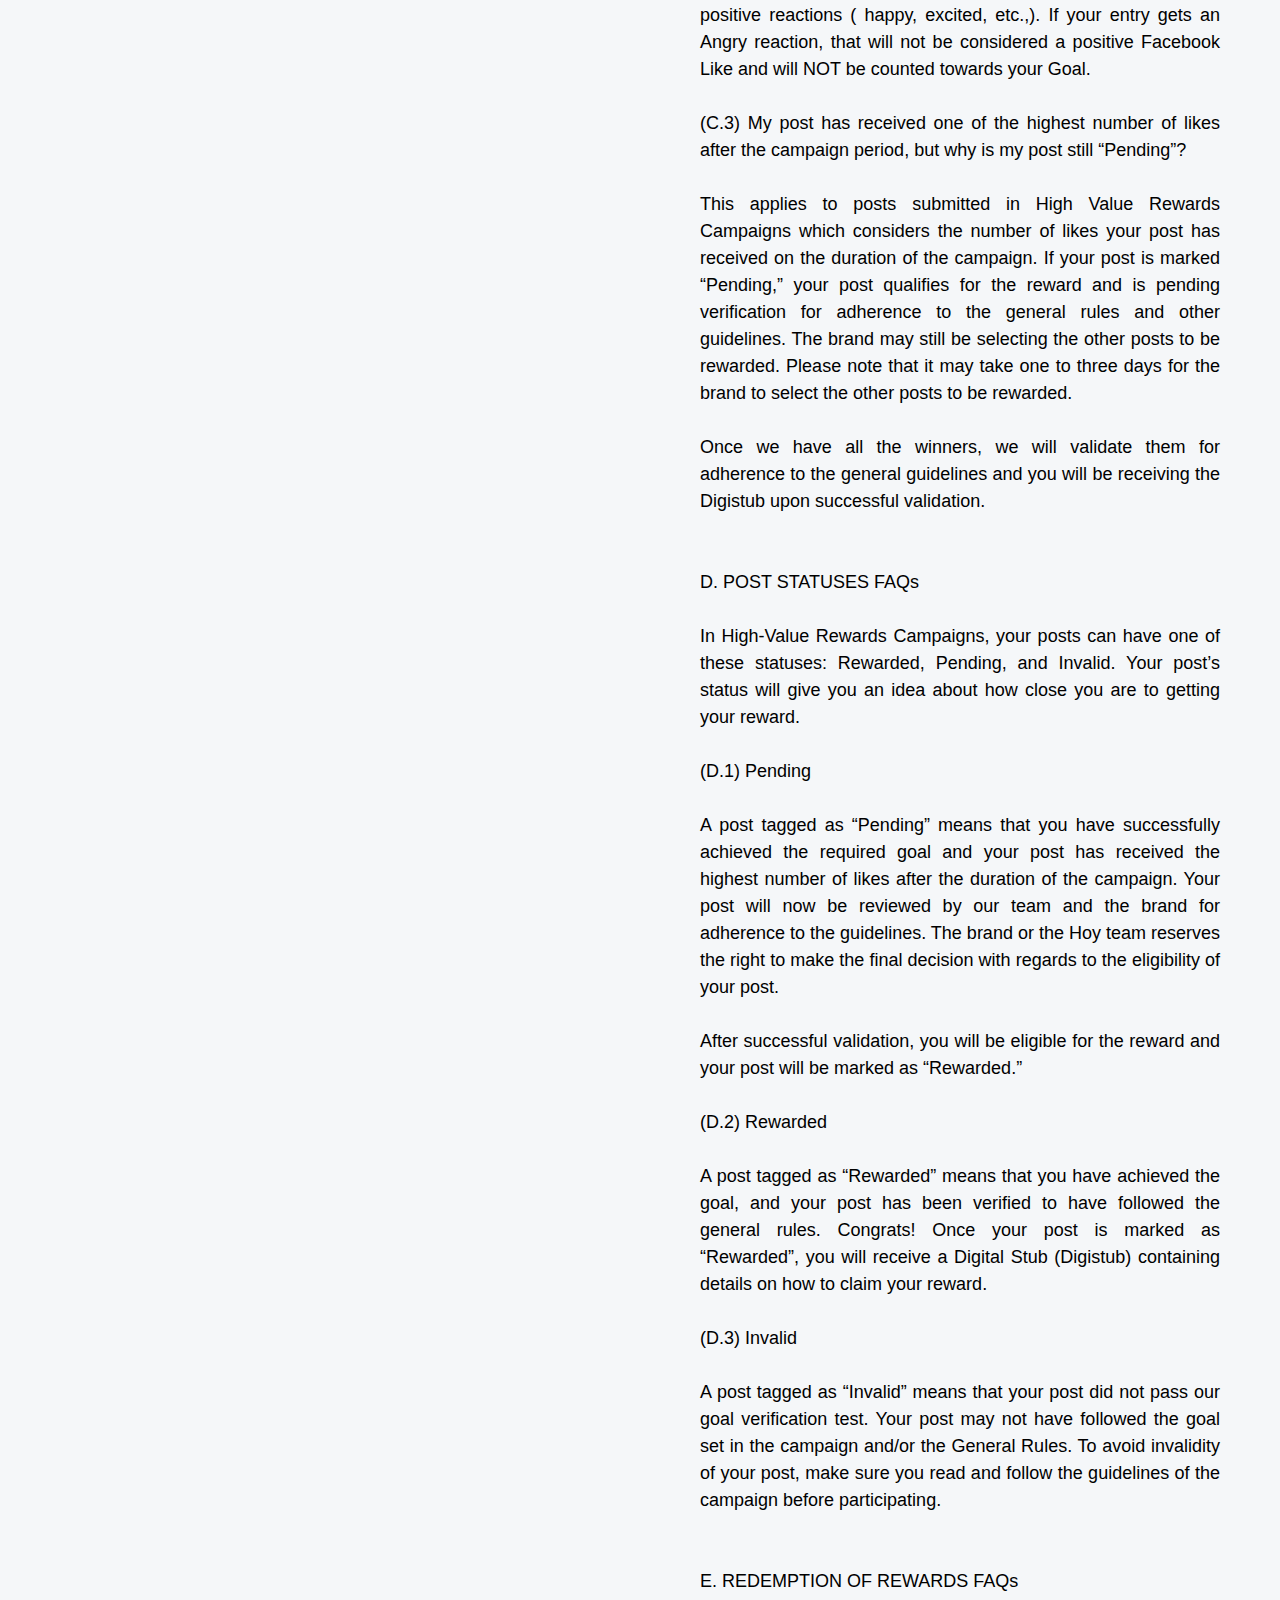
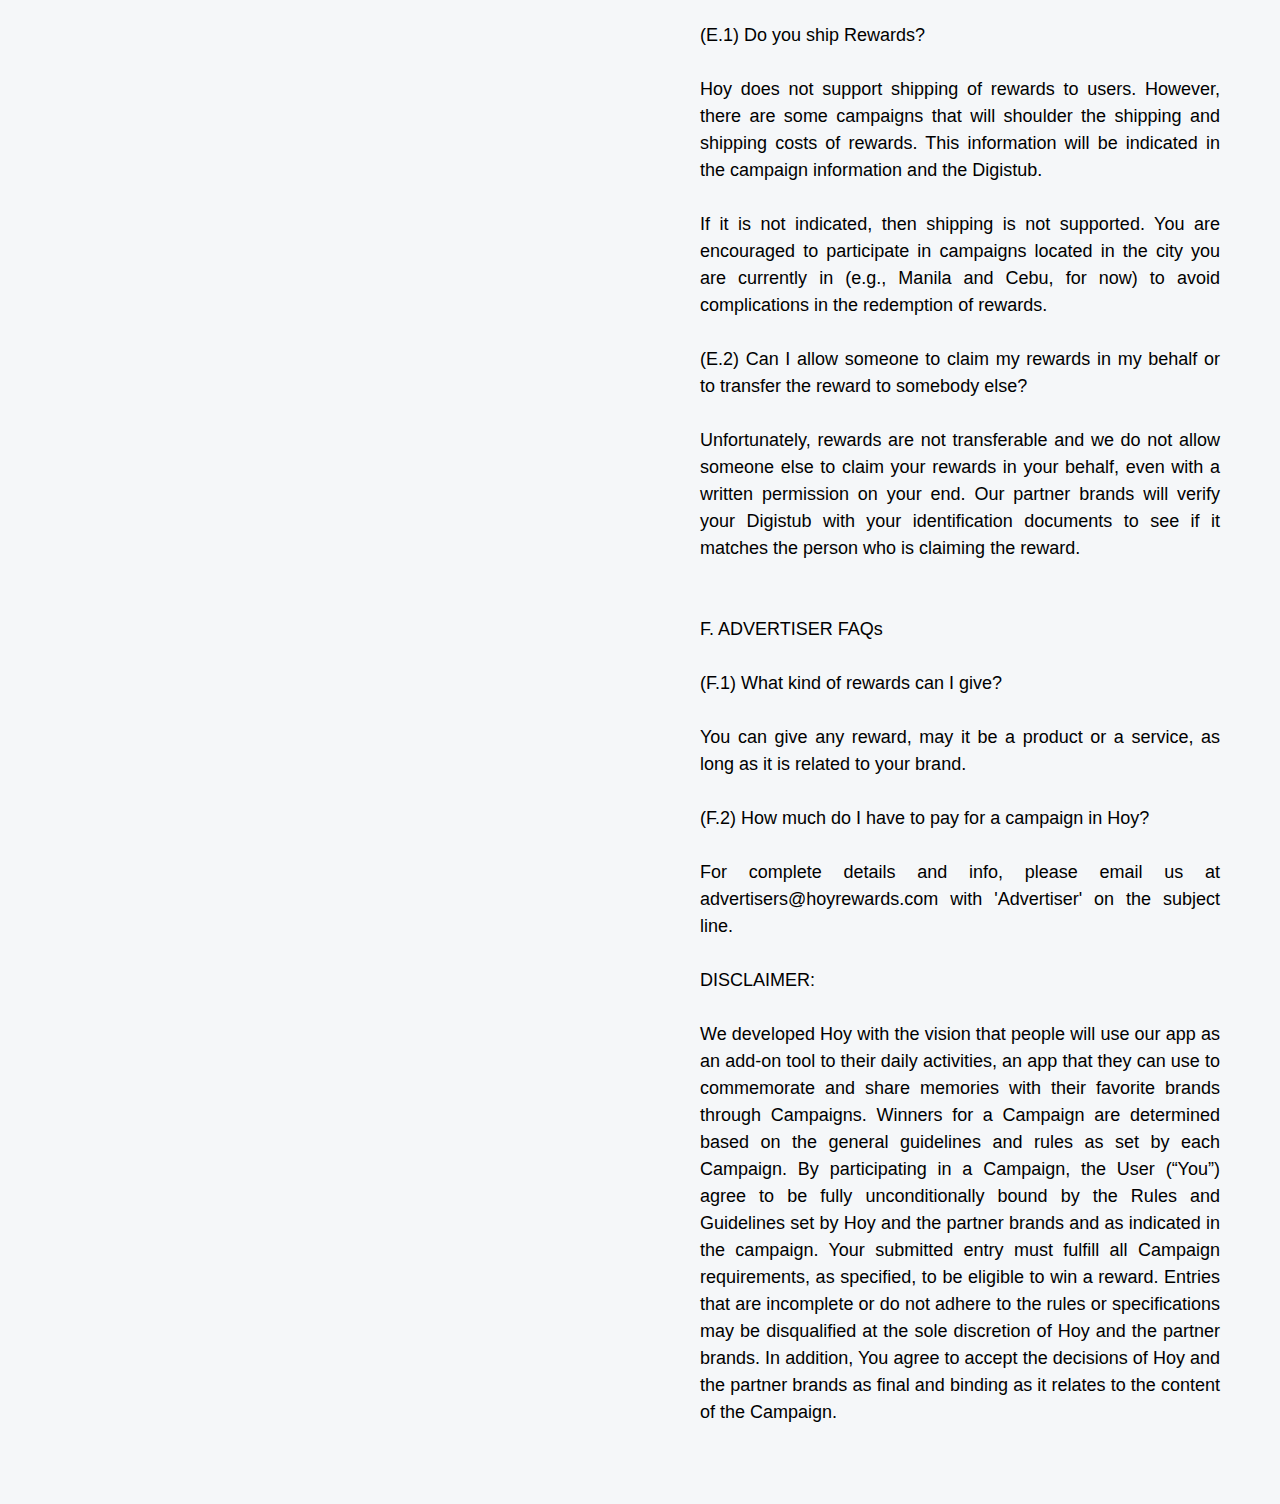
<file: faq.html>
<!DOCTYPE html>
<html>

<head>
	<title>Frequently Asked Questions</title>
	<meta name="viewport" content="initial-scale=1">
	<link href='http://fonts.googleapis.com/css?family=Lato:400,700,900' rel='stylesheet' type='text/css'>
</head>

<link rel="stylesheet" type="text/css" href="../extra.css">

<body>
	<div class="half_container left">
		<div class="terms_fixed">
			<div class="terms_left">
				<h1>Frequently Asked Questions</h1>
			</div>
		</div>
	</div>
	<div class="half_container right">
		<div class="terms_right">
			<p>A. HOY FAQs
			<br />
			<br />
			(A.1) What is Hoy?
			<br />
			<br />
			Hoy gives you the power to let the world see what brands you love. Influence your friends to try the newest product or hippest place in town and get rewarded for it.
			<br />
			<br />
			Hoy is a new form of social media advertising that is both fun and engaging. The app lets netizens share with their network the emotional connection they have with the brands they are passionate about.
			<br />
			<br />
			Hoy offers Real Rewards to Everyone. Download the app now and start sharing your photos.
			<br />
			<br />
			(A.2) Why make Hoy?
			<br />
			<br />
			We believe that the real meaning of "social media advertising" has never been clearly defined but with Hoy, that is about to change.
			<br />
			<br />
			Currently, the existing targeted advertising model used in leading social media networks relies heavily on the information that people feed into the social networks. However, being "social" is supposed to be about being connected with friends, family, and real people. With Hoy, we aim to redefine how we influence and relate with others through our photos and videos.
			<br />
			<br />
			Hoy maximizes the moments you share with people you connect with. We offer a unique platform of advertising that is more personal, social, and is rewarding for both users and advertisers.
			<br />
			<br />
			(A.3) Why is Hoy only available in selected cities?
			<br />
			<br />
			We give our partner brands the freedom to choose the coverage of their campaigns.  Some of our brands may prefer to advertise in specific regions or to a particular target market.
			<br />
			<br />
			<br />
			B. GENERAL APP FAQs
			<br />
			<br />
			(B.1) What is a Campaign?
			<br />
			<br />
			Campaign is an adrewards marketing program that gives you an opportunity to earn rewards when you share photos with the brands you love.  Hoy features a number of campaigns with rewards from different brands so you can choose which campaign to join based on the brand you love, and the reward you want to earn.
			<br />
			<br />
			The Quick Rewards Campaign allows users to show their support for their favorite brands and get rewarded for it.  In this campaign, you post a video entry that contains a branded animated filter, and once validated to have followed the general rules and the campaign guidelines, you will receive a digistub that contains information on how to redeem your reward.  In the Quick Rewards Campaign, your entries do not need a single like in order to qualify for the reward.
			<br />
			<br />
			The total number of users to be rewarded in this type of campaign is equivalent to the number of rewards set by the brand.  For example, a campaign may have 50 rewards to give away. The winners of the rewards will be the first 50 users whose posts achieve the Goal and have been validated to have followed the general rules and guidelines.
			<br />
			<br />
			In the High-Value Rewards Campaign, users may submit a photo entry for a period of time (i.e., duration).  When the duration ends, the submitted entries with the highest number of likes will receive the reward.  The brand will also select a number of entries that will be receiving the rewards. Half of the rewards will be given to the posts with the most number likes, and the other half will be given to users whose posts were selected by the brand.
			<br />
			<br />
			The entries must include a caption or a story that relates to the content of the entry and the brand being promoted.
			<br />
			<br />
			 (B.2) What is a Post?
			<br />
			<br />
			A post is the selfie or any other photo you capture and submit via the Hoy app when participating in a campaign. Your post is required to follow the campaign goal, which may be the type of content required in your post, and the general rules. Your post is your ticket to earning your reward so make sure you read and follow the campaign information and the general rules carefully.
			<br />
			<br />
			 (B.3) What is a Goal?
			<br />
			<br />
			A goal is a requirement set by the brand regarding what memory to capture in order for the user to receive the corresponding reward.  For example, the brand may specify that the user take a selfie with the brand’s logo, or with a specific retail sign. If your photo does not conform to the goal, your photo may be invalidated which disqualifies you from getting the reward.
			<br />
			<br />
			(B.4) What is a Reward?
			<br />
			<br />
			A Reward is a product or service awarded to a user from the brand when the user’s post accomplishes the goal requirements.
			<br />
			<br />
			In High-Value Rewards Campaigns, there are two sets of users that will be receiving the reward - users whose posts have achieved the highest number of likes after the campaign duration has ended, and users whose posts were selected by the brand sponsoring the campaign. We allow the brand to select winners regardless of the number of likes their posts receive to encourage users who may not have a huge following and still give them a chance to be rewarded for supporting their favorite brands.
			<br />
			<br />
			For Quick Rewards Campaigns, the rewards may be awarded in a first-come-first-served basis. For example, if a campaign have 50 rewards to give away, you will receive the reward if you’re one of the first 50 users who submitted their posts.  Terms and conditions will apply.
			<br />
			<br />
			(B.5) How do I redeem my Reward?
			<br />
			<br />
			When your post has been verified to have followed the terms and conditions for receiving the reward, you will receive a Digistub. The Digistub will include instructions on how to redeem your reward, such as redemption locations, a code that verifies your reward, and a photo of the reward you’ll be receiving.
			<br />
			<br />  
			Simply present a valid ID that matches the first and last name in both your Hoy profile and the Digistub to the participating store to claim your reward.
			<br />
			<br />
			For Quick Rewards, if a redemption location such as a convenience store or supermarket runs out of rewards to distribute, we advise you to visit another branch of the store or supermarket. Please consult the customer service section for supermarket redemption locations, or the store manager of the convenience store for any issues with regards to the rewards redemption.
			<br />
			<br />
			The brand sponsoring the campaign and the redemption locations are responsible for distributing the rewards.  Hoy does not have any control over the rewards, their storage, and their distribution. Hoy allows the brand and the redemption locations full control over the rewards redemption as long as they follow certain guidelines.
			<br />
			<br />
			(B.6) Can I apply photo or video filters to my Posts?
			<br />
			<br />
			Yes and no. Yes, you can apply photo or video filters to your Posts BUT only minimal enhancements and alterations are allowed. The product’s color or brand logo should not be altered. Other alterations that are NOT allowed include: monochrome (black & white) or saturation settings, tiled, grid or inset (photo in photo) layouts, icons/stickers, texts, frames, and borders.
			<br />
			<br />
			(B.7) How do I delete my account in Hoy?
			<br />
			<br />
			Please send us a request email with a 'Delete Account' subject line to admin@hoyrewards.com.
			<br />
			<br />
			(B.8) Why do I need to Verify My Profile?
			<br />
			<br />
			We take extra measures in verifying your identity to know that we are giving rewards to real people and not to bots, trolls, or users who creates multiple accounts. Hoy protects the brands and the rewards because we care. As a user, you are also ensured that you are interacting with legitimate people when you use our social media platform.
			<br />
			<br /> 
			(B.9) Why did my submission fail the verification?
			<br />
			<br />
			There are many possible reasons why your account verification failed. If there is any time in your verification where your face is away from the camera, this may cause verification to fail.  Other factors that will be used that may cause you to fail verification include: multiple faces detected in the video, and using phony non-human faces (e.g., photos of faces, stickers, masks).
			<br />
			<br />
			During the video recording, we require users to read two words to ensure that the user is taking a live video. If you fail to read the words correctly, this may also cause verification to fail. We also do not allow the user to create multiple accounts in Hoy. Through the use of facial recognition, the system can quickly detect whether you have an existing valid account already in the platform. Creating multiple accounts is strictly prohibited and may potentially ban you from the community.
			<br />
			<br />
			B.10) How many entries can I submit for every Reward?
			<br />
			<br />
			You can submit only one (1) entry for every campaign. Want more chances of winning? Don’t worry, there’s a lot of Hoy rewards to pursue and other campaigns to join. Don’t forget to check out the Rewards list.
			<br />
			<br />
			B.11) Why can’t I change the Privacy Settings of my Post in Facebook?
			<br />
			<br />
			Hoy does not allow users to change the privacy settings of posts that are already published on Facebook. We require that posts are only published to your Friends, and changing it to Public may forfeit and disqualify your post from winning the rewards. When you attempt to change your privacy settings, you will receive a notification that will warn you that doing so will delete and forfeit your submission.
			<br />
			<br />
			We want to make winning rewards as fair to everyone as possible. By limiting the visibility of your post to your Friends, we wish to encourage users who may not have a huge following to participate in the campaign, and give them a chance to be rewarded for supporting their favorite brands.
			<br />
			<br />
			B.12) What happens if I delete my post after I receive my reward or after the campaign has ended?
			<br />
			<br />
			Repeatedly deleting your rewarded posts after claiming your rewards will be a cause for banning you from using Hoy and enjoying rewards in future campaigns.
			<br />
			<br />
			<br />
			C. LIKES FAQs
			<br />
			<br />
			(C.1) Do I Need Specific Types of Likes for the Campaigns?
			<br />
			<br />
			No, the campaigns will not specify a type of like.  However, likes given by a single user on Hoy and Facebook  will be automatically counted as a single like. For example, if user Jane Smith has liked an entry posted in HOY and Facebook, the two likes by the same user Jane Smith will only be counted as one.
			<br />
			<br /> 
			(C.2) Why are my Facebook likes not equal to the number of likes posted in the app?
			<br />
			<br />
			Only positive Facebook likes are qualified and counted towards your likes.  Positive Facebook likes will only include likes and positive reactions ( happy, excited, etc.,). If your entry gets an Angry reaction, that will not be considered a positive Facebook Like and will NOT be counted towards your Goal.
			<br />
			<br /> 
			(C.3) My post has received one of the highest number of likes after the campaign period, but why is my post still “Pending”?
			<br />
			<br />
			This applies to posts submitted in High Value Rewards Campaigns which considers the number of likes your post has received on the duration of the campaign. If your post is marked “Pending,” your post qualifies for the reward and is pending verification for adherence to the general rules and other guidelines.  The brand may still be selecting the other posts to be rewarded. Please note that it may take one to three days for the brand to select the other posts to be rewarded.
			<br />
			<br />  
			Once we have all the winners, we will validate them for adherence to the general guidelines and you will be receiving the Digistub upon successful validation.
			<br />
			<br />
			<br />
			D. POST STATUSES FAQs
			<br />
			<br />
			In High-Value Rewards Campaigns, your posts can have one of these statuses: Rewarded, Pending, and Invalid.  Your post’s status will give you an idea about how close you are to getting your reward.
			<br />
			<br />
			(D.1) Pending
			<br />
			<br />
			A post tagged as “Pending” means that you have successfully achieved the required goal and your post has received the highest number of likes after the duration of the campaign. Your post will now be reviewed by our team and the brand for adherence to the guidelines. The brand or the Hoy team reserves the right to make the final decision with regards to the eligibility of your post.
			<br />
			<br /> 
			After successful validation, you will be eligible for the reward and your post will be marked as “Rewarded.”
			<br />
			<br />
			(D.2) Rewarded
			<br />
			<br />
			A post tagged as “Rewarded” means that you have achieved the goal, and your post has been verified to have followed the general rules. Congrats! Once your post is marked as “Rewarded”, you will receive a Digital Stub (Digistub) containing details on how to claim your reward.
			<br />
			<br />
			(D.3) Invalid
			<br />
			<br />
			A post tagged as “Invalid” means that your post did not pass our goal verification test. Your post may not have followed the goal set in the campaign and/or the General Rules. To avoid invalidity of your post, make sure you read and follow the guidelines of the campaign before participating.
			<br />
			<br />
			<br />
			E. REDEMPTION OF REWARDS FAQs
			<br />
			<br />
			(E.1) Do you ship Rewards?
			<br />
			<br />
			Hoy does not support shipping of rewards to users.  However, there are some campaigns that will shoulder the shipping and shipping costs of rewards. This information will be indicated in the campaign information and the Digistub.
			<br />
			<br />
			If it is not indicated, then shipping is not supported.  You are encouraged to participate in campaigns located in the city you are currently in (e.g., Manila and Cebu, for now) to avoid complications in the redemption of rewards.
			<br />
			<br />
			(E.2) Can I allow someone to claim my rewards in my behalf or to transfer the reward to somebody else?
			<br />
			<br />
			Unfortunately, rewards are not transferable and we do not allow someone else to claim your rewards in your behalf, even with a written permission on your end. Our partner brands will verify your Digistub with your identification documents to see if it matches the person who is claiming the reward.
			<br />
			<br />
			<br />
			F. ADVERTISER FAQs
			<br />
			<br />
			(F.1) What kind of rewards can I give?
			<br />
			<br />
			You can give any reward, may it be a product or a service, as long as it is related to your brand.
			<br />
			<br />
			(F.2) How much do I have to pay for a campaign in Hoy?
			<br />
			<br />
			For complete details and info, please email us at advertisers@hoyrewards.com with 'Advertiser' on the subject line.
			<br />
			<br />
			DISCLAIMER:
			<br />
			<br />
			We developed Hoy with the vision that people will use our app as an add-on tool to their daily activities, an app that they can use to commemorate and share memories with their favorite brands through Campaigns. Winners for a Campaign are determined based on the general guidelines and rules as set by each Campaign. By participating in a Campaign, the User (“You”) agree to be fully unconditionally bound by the Rules and Guidelines set by Hoy and the partner brands and as indicated in the campaign. Your submitted entry must fulfill all Campaign requirements, as specified, to be eligible to win a reward.  Entries that are incomplete or do not adhere to the rules or specifications may be disqualified at the sole discretion of Hoy and the partner brands.  In addition, You agree to accept the decisions of Hoy and the partner brands as final and binding as it relates to the content of the Campaign.</p>
		</div>
	</div>

	<script src="//static.getclicky.com/js" type="text/javascript"></script>
	<script type="text/javascript">try{ clicky.init(100971358); }catch(e){}</script>
	<noscript><p><img alt="Clicky" width="1" height="1" src="//in.getclicky.com/100971358ns.gif" /></p></noscript>
	
</body>
</html>
</file>
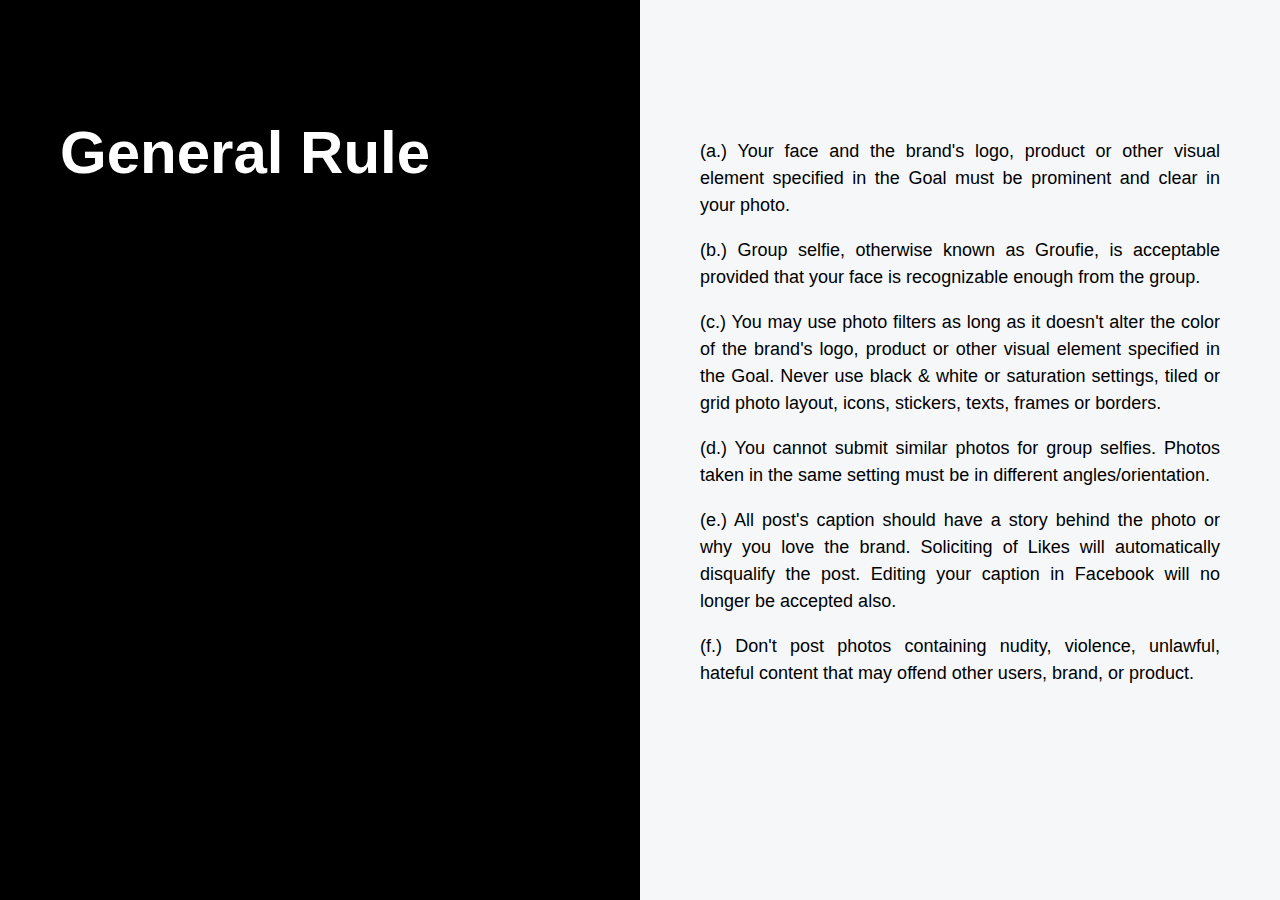
<file: generalrule.html>
<!DOCTYPE html>
<html>

<head>
	<title>General Rule</title>
	<meta name="viewport" content="initial-scale=1">
	<link href='http://fonts.googleapis.com/css?family=Lato:400,700,900' rel='stylesheet' type='text/css'>
</head>

<link rel="stylesheet" type="text/css" href="../../extra.css">

<body>
	<div class="half_container left">
		<div class="terms_fixed">
			<div class="terms_left">
				<h1>General Rule</h1>
			</div>
		</div>
	</div>
	<div class="half_container right">
		<div class="terms_right">
			<p>(a.) Your face and the brand's logo, product or other visual element specified in the Goal must be prominent and clear in your photo.</p>
			<p>(b.) Group selfie, otherwise known as Groufie, is acceptable provided that your face is recognizable enough from the group.</p>
			<p>(c.) You may use photo filters as long as it doesn't alter the color of the brand's logo, product or other visual element specified in the Goal. Never use black &amp; white or saturation settings, tiled or grid photo layout, icons, stickers, texts, frames
				or borders.</p>
			<p>(d.) You cannot submit similar photos for group selfies. Photos taken in the same setting must be in different angles/orientation.</p>
			<p>(e.) All post's caption should have a story behind the photo or why you love the brand. Soliciting of Likes will automatically disqualify the post. Editing your caption in Facebook will no longer be accepted also.</p>
			<p>(f.) Don't post photos containing nudity, violence, unlawful, hateful content that may offend other users, brand, or product.</p>
		</div>
	</div>

	<script src="//static.getclicky.com/js" type="text/javascript"></script>
	<script type="text/javascript">try{ clicky.init(100971358); }catch(e){}</script>
	<noscript><p><img alt="Clicky" width="1" height="1" src="//in.getclicky.com/100971358ns.gif" /></p></noscript>
	
</body>
</html>
</file>
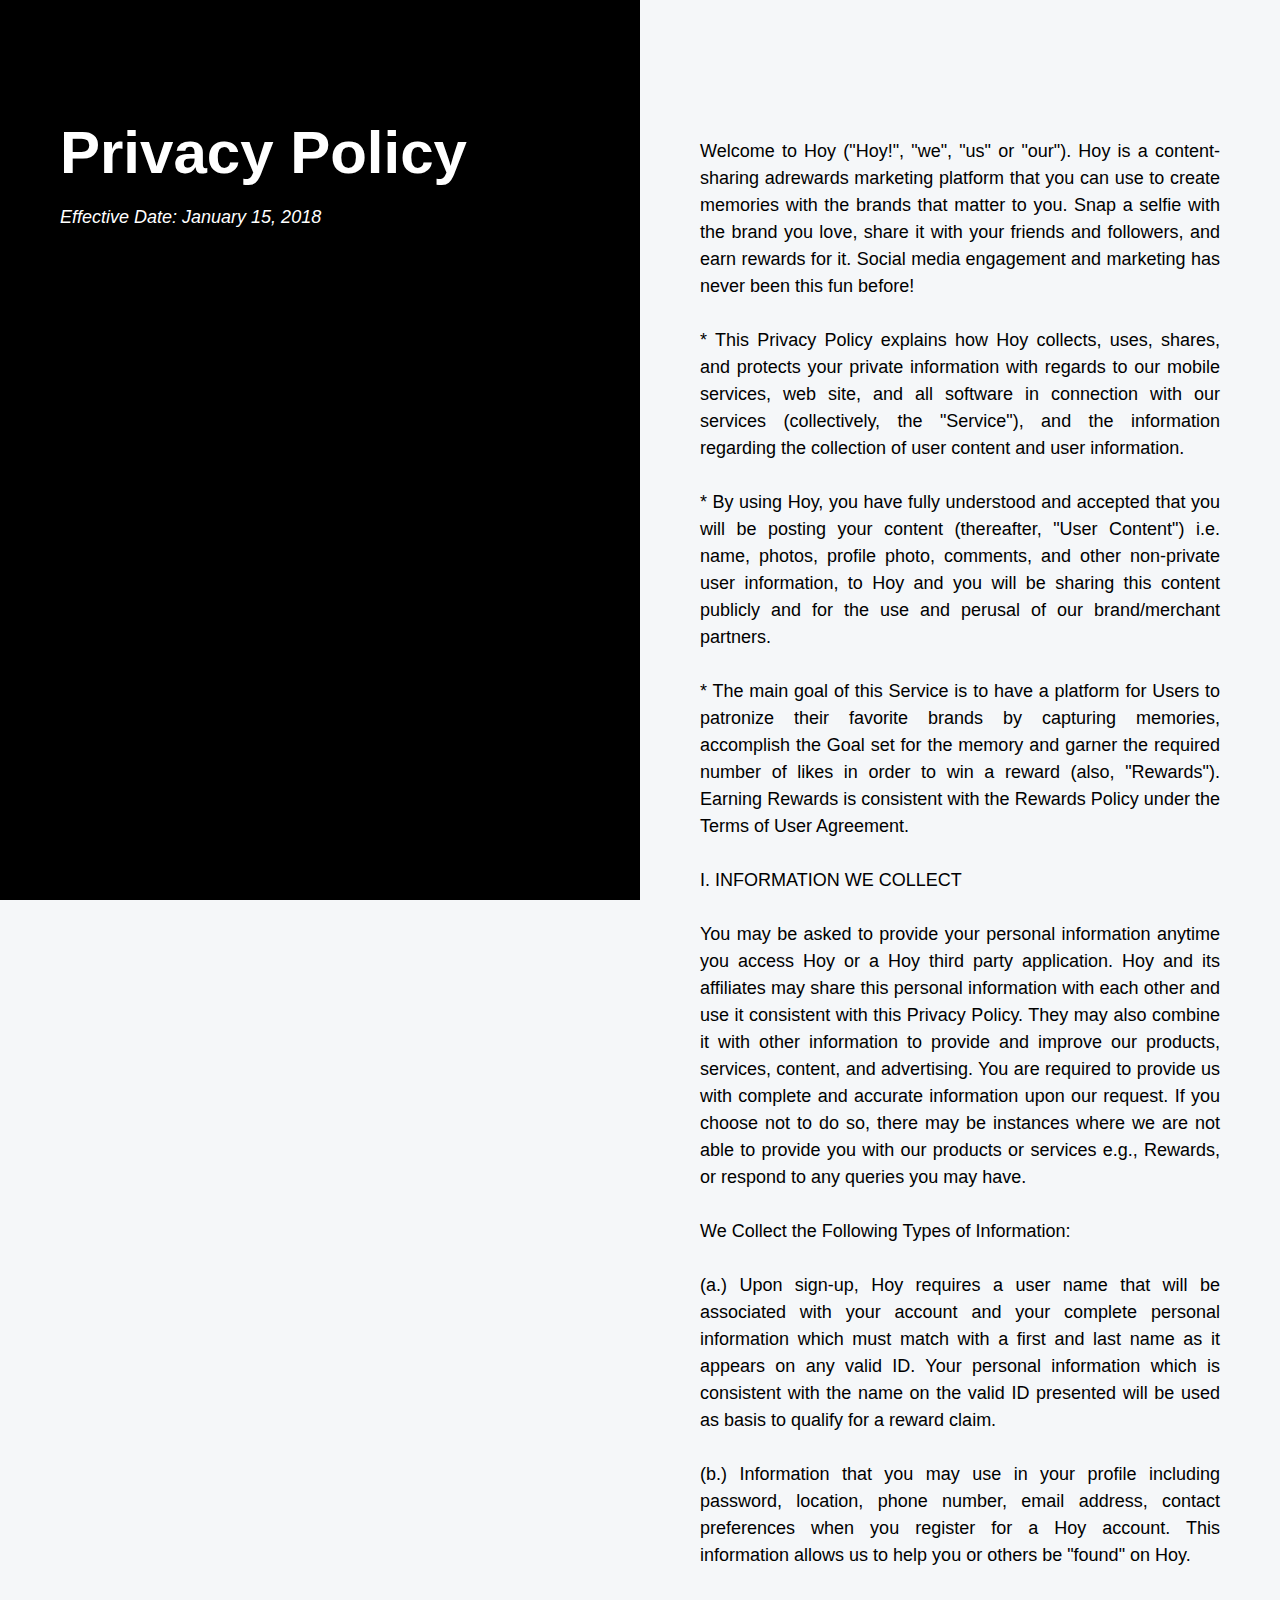
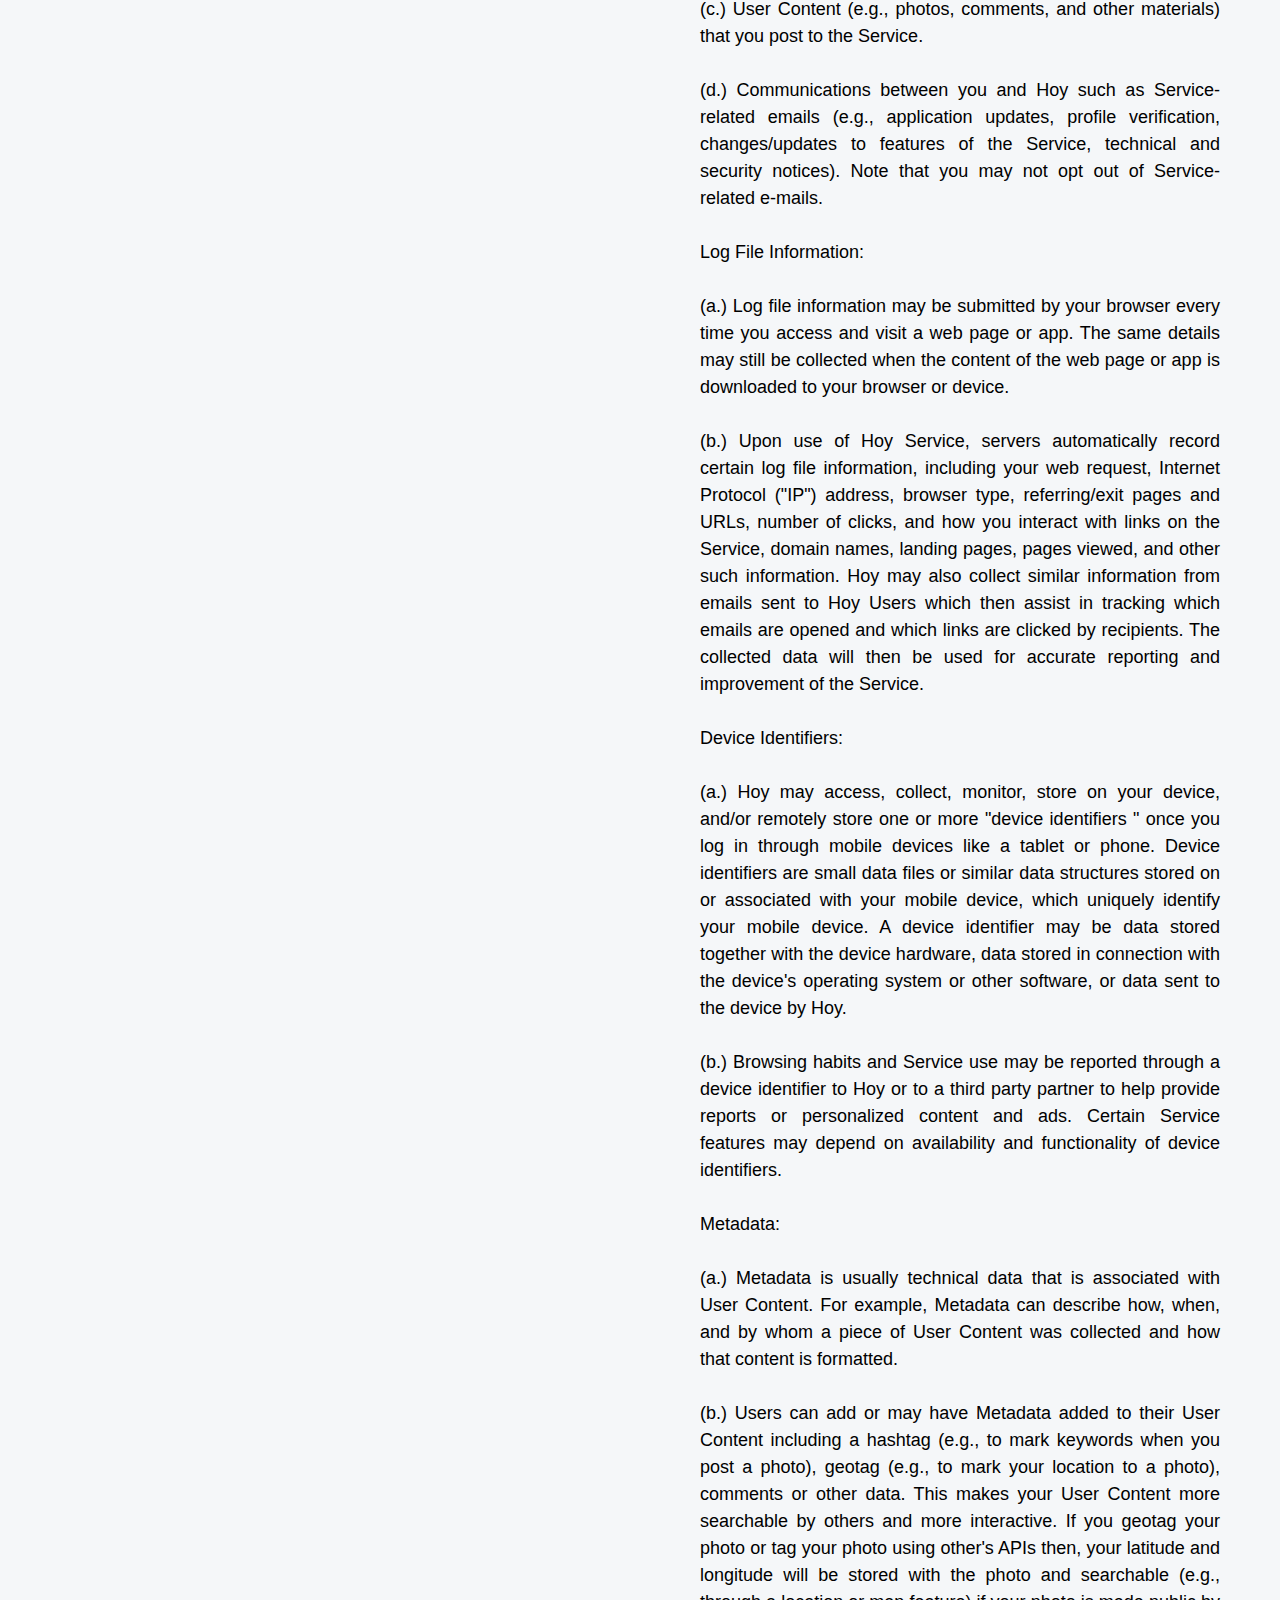
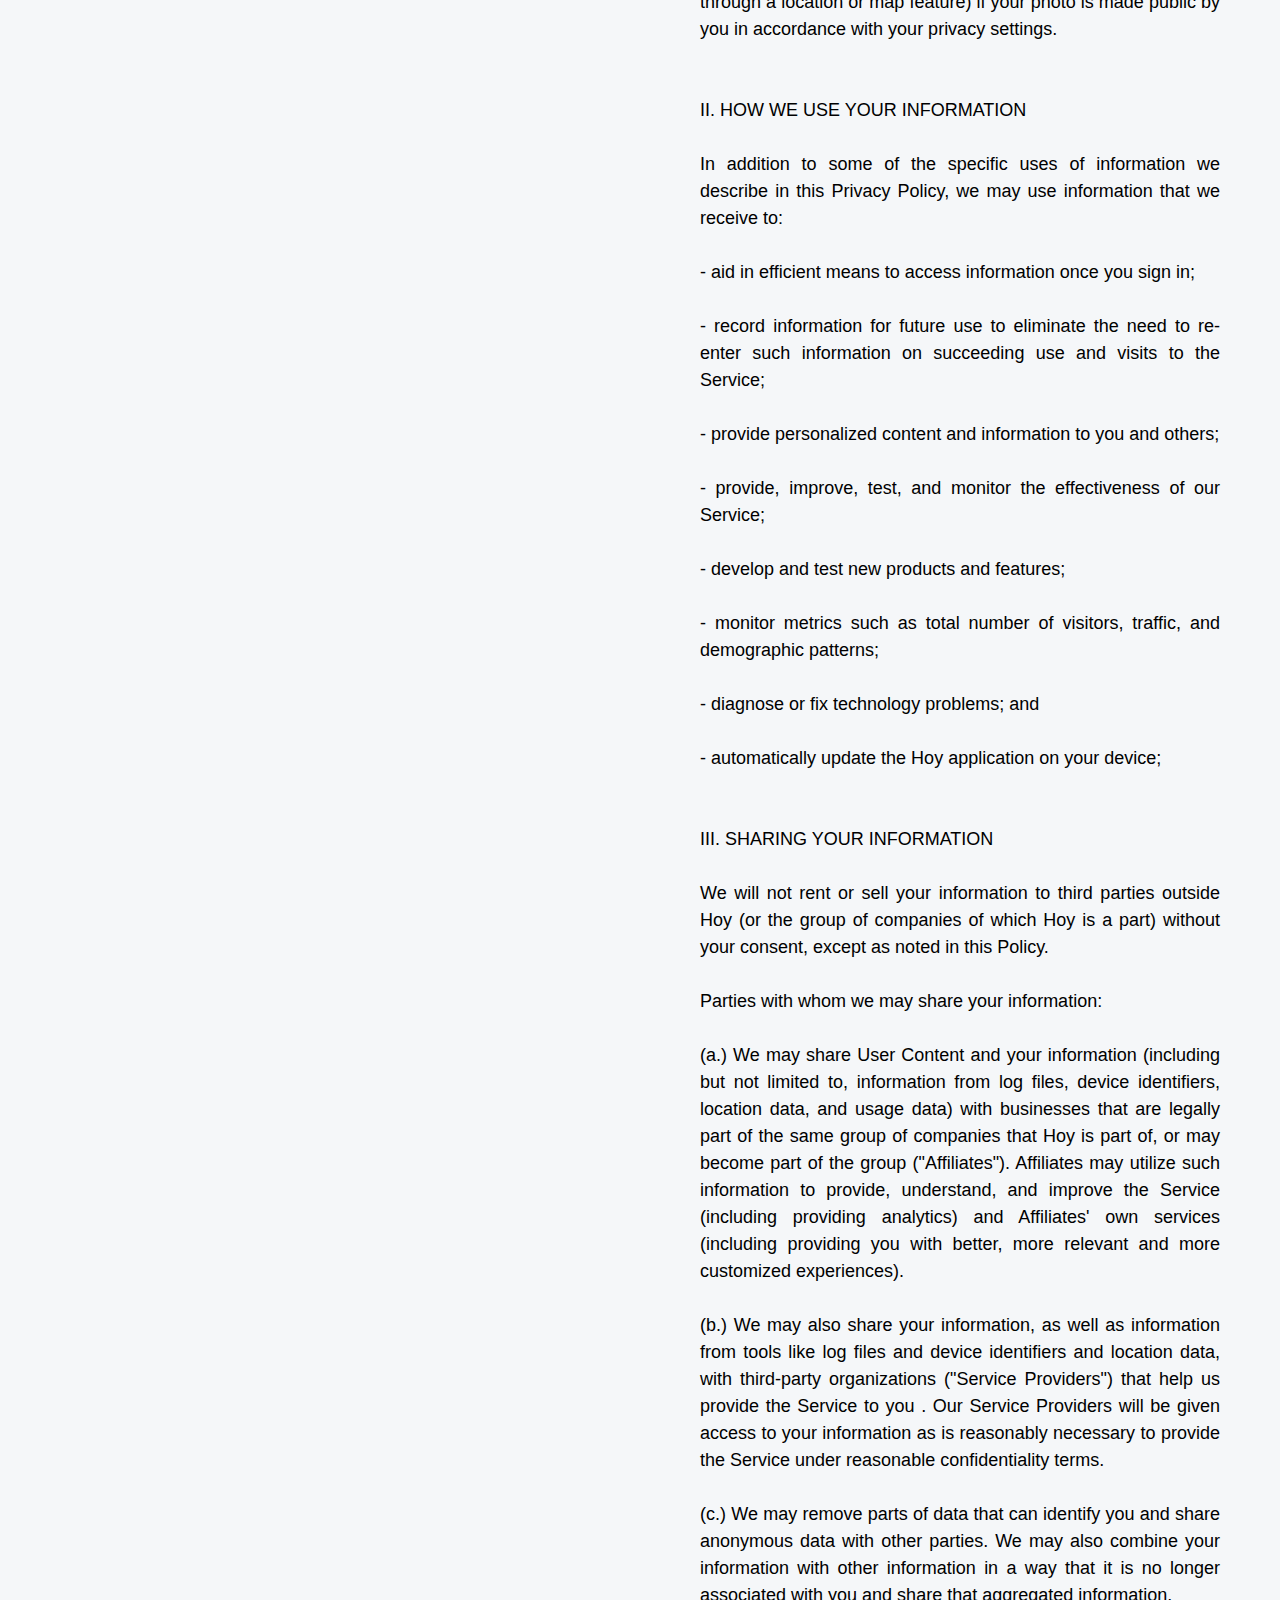
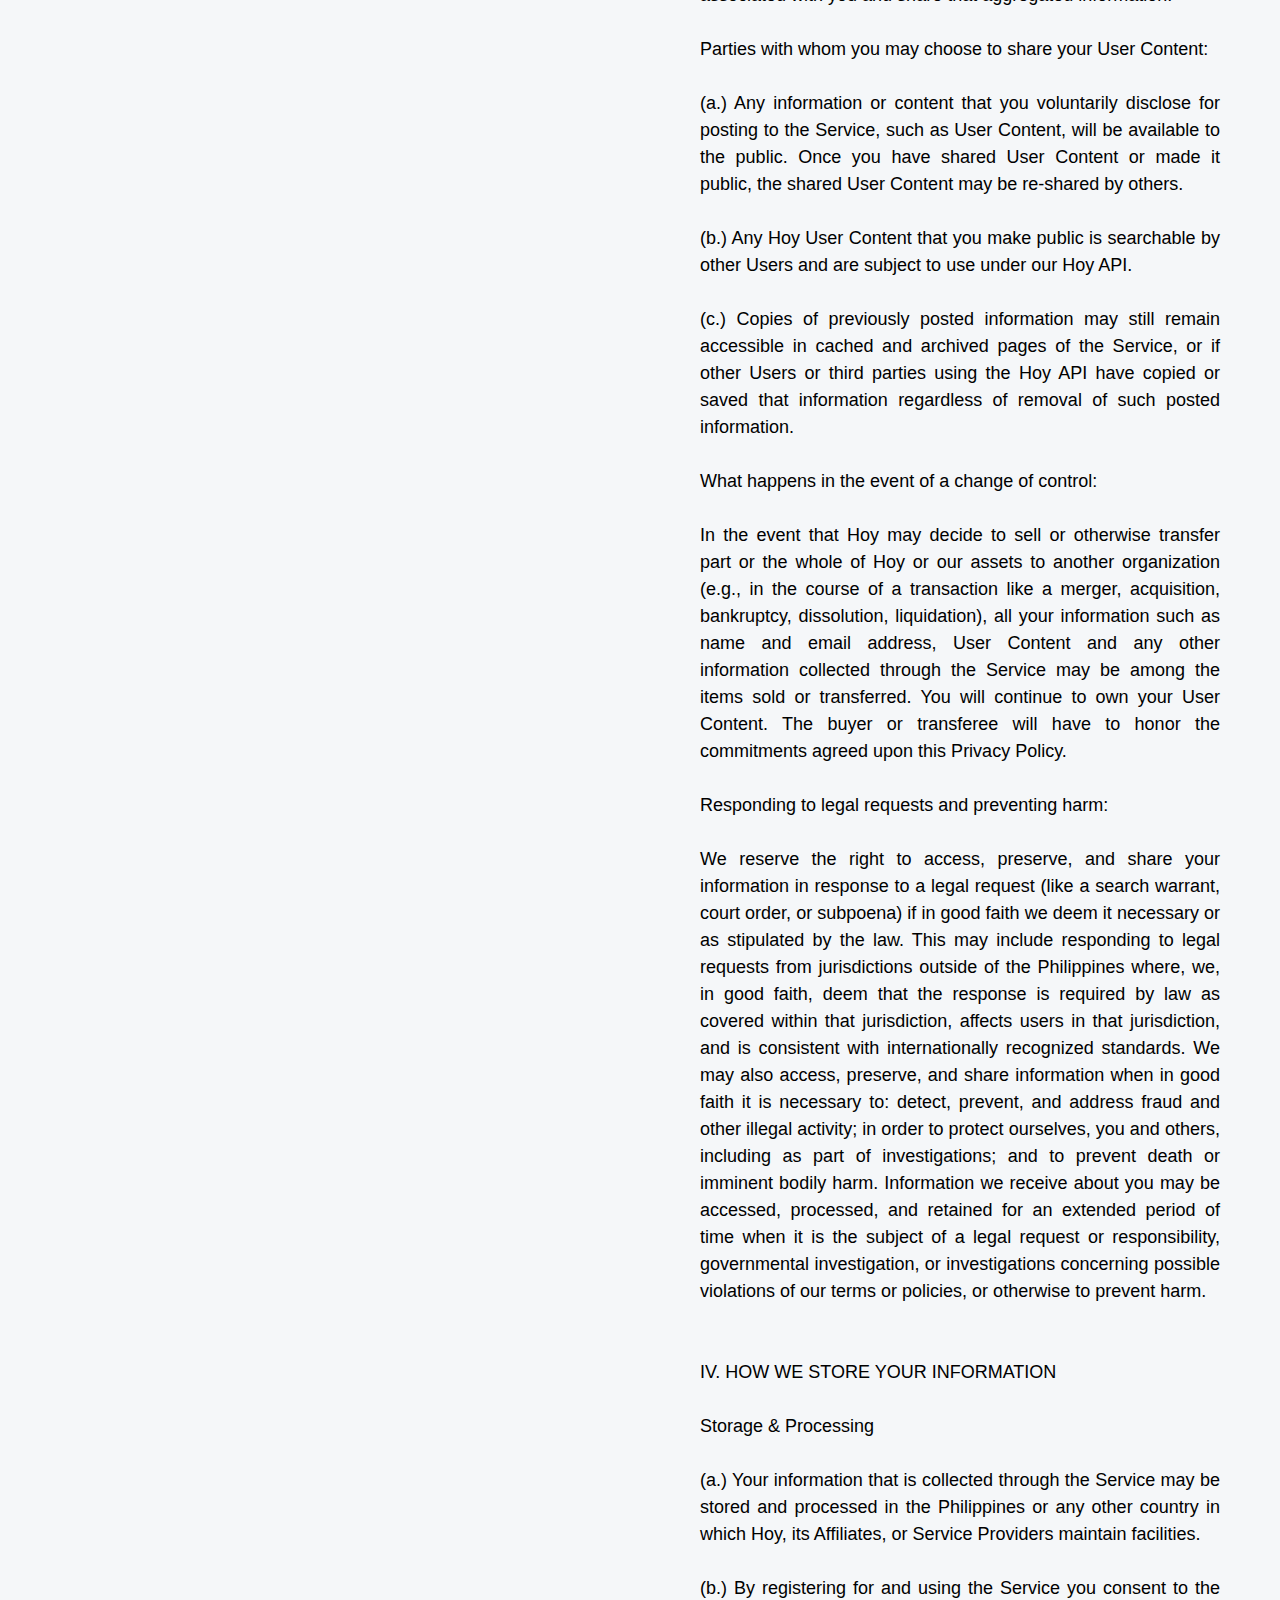
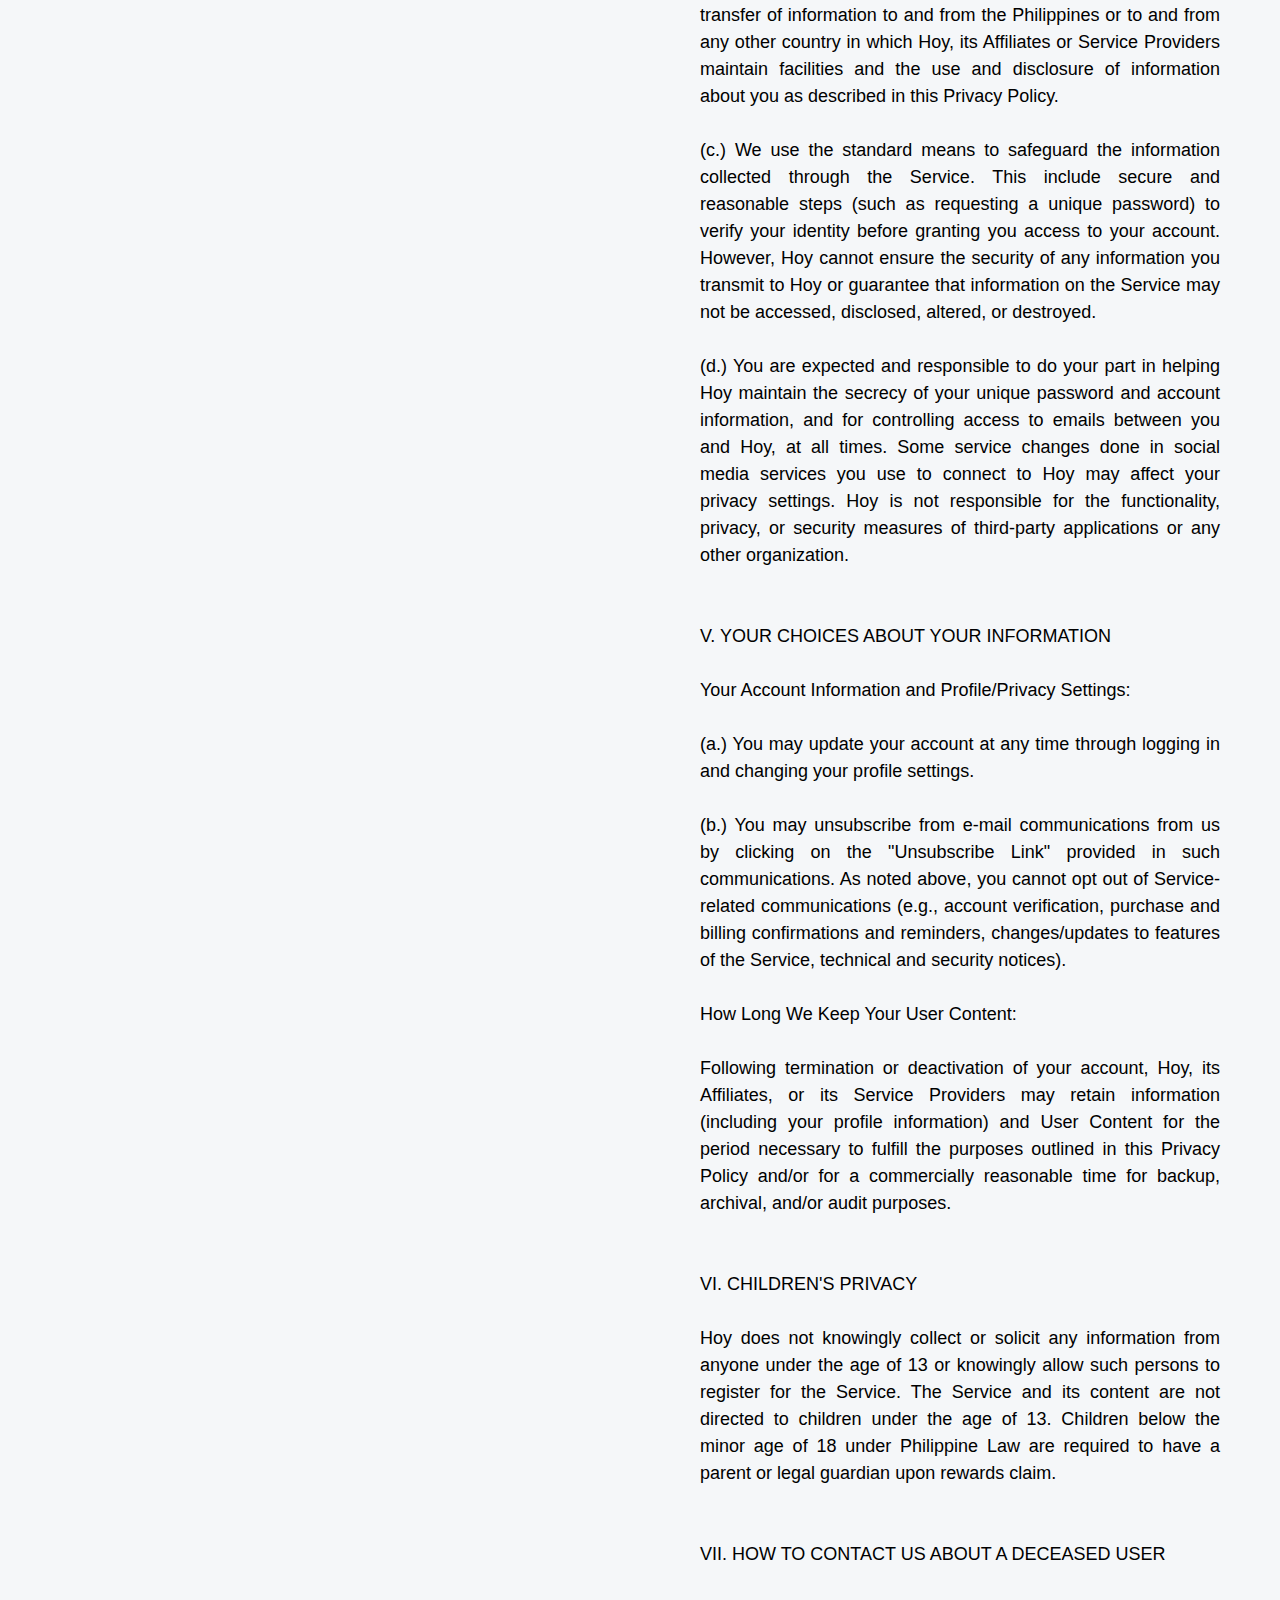
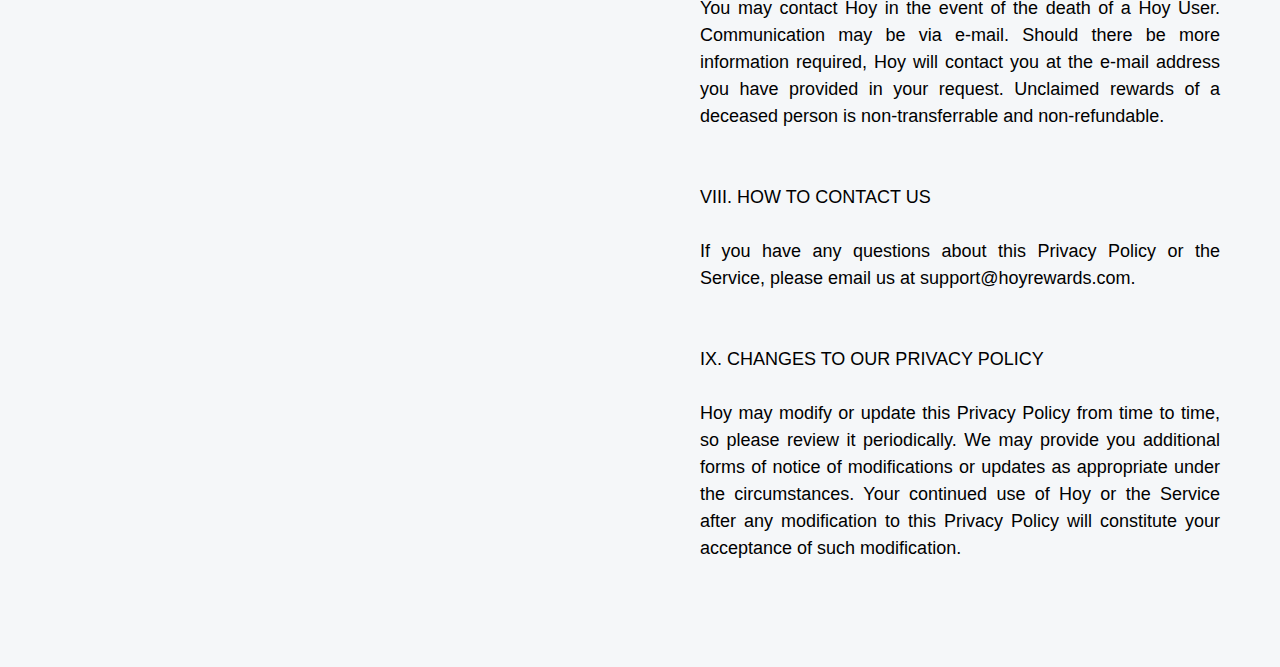
<file: privacypolicy.html>
<!DOCTYPE html>
<html>

<head>
	<title>Privacy Policy</title>
	<meta name="viewport" content="initial-scale=1">
	<link href='http://fonts.googleapis.com/css?family=Lato:400,700,900' rel='stylesheet' type='text/css'>
</head>

<link rel="stylesheet" type="text/css" href="../extra.css">

<body>
	<div class="half_container left">
		<div class="terms_fixed">
			<div class="terms_left">
				<h1>Privacy Policy</h1>
				<p>Effective Date: January 15, 2018</p>
			</div>
		</div>
	</div>
	<div class="half_container right">
		<div class="terms_right">
			<p>Welcome to Hoy ("Hoy!", "we", "us" or "our"). Hoy is a content-sharing adrewards marketing platform that you can use to create memories with the brands that matter to you. Snap a selfie with the brand you love, share it with your friends and followers, and earn rewards for it. Social media engagement and marketing has never been this fun before!
			<br />
			<br />
			* This Privacy Policy explains how Hoy collects, uses, shares, and protects your private information with regards to our mobile services, web site, and all software in connection with our services (collectively, the "Service"), and the information regarding the collection of user content and user information.
			<br />
			<br />
			* By using Hoy, you have fully understood and accepted that you will be posting your content (thereafter, "User Content") i.e. name, photos, profile photo, comments, and other non-private user information, to Hoy and you will be sharing this content publicly and for the use and perusal of our brand/merchant partners.
			<br />
			<br />
			* The main goal of this Service is to have a platform for Users to patronize their favorite brands by capturing memories, accomplish the Goal set for the memory and garner the required number of likes in order to win a reward (also, "Rewards").  Earning Rewards is consistent with the Rewards Policy under the Terms of User Agreement.
			<br />
			<br />
			I. INFORMATION WE COLLECT
			<br />
			<br />
			You may be asked to provide your personal information anytime you access Hoy or a Hoy third party application. Hoy and its affiliates may share this personal information with each other and use it consistent with this Privacy Policy. They may also combine it with other information to provide and improve our products, services, content, and advertising. You are required to provide us with complete and accurate information upon our request. If you choose not to do so, there may be instances where we are not able to provide you with our products or services e.g., Rewards, or respond to any queries you may have.
			<br />
			<br />
			We Collect the Following Types of Information:
			<br />
			<br />
			(a.) Upon sign-up, Hoy requires a user name that will be associated with your account and your complete personal information which must match with a first and last name as it appears on any valid ID. Your personal information which is consistent with the name on the valid ID presented will be used as basis to qualify for a reward claim.
			<br />
			<br />
			(b.) Information that you may use in your profile including password, location, phone number, email address, contact preferences when you register for a Hoy account. This information allows us to help you or others be "found" on Hoy.
			<br />
			<br />
			(c.) User Content (e.g., photos, comments, and other materials) that you post to the Service.
			<br />
			<br />
			(d.) Communications between you and Hoy such as Service-related emails (e.g., application updates, profile verification, changes/updates to features of the Service, technical and security notices). Note that you may not opt out of Service-related e-mails.
			<br />
			<br />
			Log File Information:
			<br />
			<br />
			(a.) Log file information may be submitted by your browser every time you access and visit a web page or app. The same details may still be collected when the content of the web page or app is downloaded to your browser or device.
			<br />
			<br />
			(b.) Upon use of Hoy Service, servers automatically record certain log file information, including your web request, Internet Protocol ("IP") address, browser type, referring/exit pages and URLs, number of clicks, and how you interact with links on the Service, domain names, landing pages, pages viewed, and other such information. Hoy may also collect similar information from emails sent to Hoy Users which then assist in tracking which emails are opened and which links are clicked by recipients. The collected data will then be used for accurate reporting and improvement of the Service.
			<br />
			<br />
			Device Identifiers:
			<br />
			<br />
			(a.) Hoy may access, collect, monitor, store on your device, and/or remotely store one or more "device identifiers " once you log in through mobile devices like a tablet or phone. Device identifiers are small data files or similar data structures stored on or associated with your mobile device, which uniquely identify your mobile device. A device identifier may be data stored together with the device hardware, data stored in connection with the device's operating system or other software, or data sent to the device by Hoy.
			<br />
			<br />
			(b.) Browsing habits and Service use may be reported through a device identifier to Hoy or to a third party partner to help provide reports or personalized content and ads. Certain Service features may depend on availability and functionality of device identifiers.
			<br />
			<br />
			Metadata:
			<br />
			<br />
			(a.) Metadata is usually technical data that is associated with User Content. For example, Metadata can describe how, when, and by whom a piece of User Content was collected and how that content is formatted.
			<br />
			<br />
			(b.) Users can add or may have Metadata added to their User Content including a hashtag (e.g., to mark keywords when you post a photo), geotag (e.g., to mark your location to a photo), comments or other data. This makes your User Content more searchable by others and more interactive. If you geotag your photo or tag your photo using other's APIs then, your latitude and longitude will be stored with the photo and searchable (e.g., through a location or map feature) if your photo is made public by you in accordance with your privacy settings.
			<br />
			<br />
			<br />
			II. HOW WE USE YOUR INFORMATION
			<br />
			<br />
			In addition to some of the specific uses of information we describe in this Privacy Policy, we may use information that we receive to:
			<br />
			<br />
			- aid in efficient means to access information once you sign in;
			<br />
			<br />
			- record information for future use to eliminate the need to re-enter such information on succeeding use and visits to the Service;
			<br />
			<br />
			- provide personalized content and information to you and others;
			<br />
			<br />
			- provide, improve, test, and monitor the effectiveness of our Service;
			<br />
			<br />
			- develop and test new products and features;
			<br />
			<br />
			- monitor metrics such as total number of visitors, traffic, and demographic patterns;
			<br />
			<br />
			- diagnose or fix technology problems; and
			<br />
			<br />
			- automatically update the Hoy application on your device;
			<br />
			<br />
			<br />
			III. SHARING YOUR INFORMATION
			<br />
			<br />
			We will not rent or sell your information to third parties outside Hoy (or the group of companies of which Hoy is a part) without your consent, except as noted in this Policy.
			<br />
			<br />
			Parties with whom we may share your information:
			<br />
			<br />
			(a.) We may share User Content and your information (including but not limited to, information from log files, device identifiers, location data, and usage data) with businesses that are legally part of the same group of companies that Hoy is part of, or may become part of the group ("Affiliates"). Affiliates may utilize such information to provide, understand, and improve the Service (including providing analytics) and Affiliates' own services (including providing you with better, more relevant and more customized experiences).
			<br />
			<br />
			(b.) We may also share your information, as well as information from tools like log files and device identifiers and location data, with third-party organizations ("Service Providers") that help us provide the Service to you . Our Service Providers will be given access to your information as is reasonably necessary to provide the Service under reasonable confidentiality terms.
			<br />
			<br />
			(c.) We may remove parts of data that can identify you and share anonymous data with other parties. We may also combine your information with other information in a way that it is no longer associated with you and share that aggregated information.
			<br />
			<br />
			Parties with whom you may choose to share your User Content:
			<br />
			<br />
			(a.) Any information or content that you voluntarily disclose for posting to the Service, such as User Content, will be available to the public. Once you have shared User Content or made it public, the shared User Content may be re-shared by others.
			<br />
			<br />
			(b.) Any Hoy User Content that you make public is searchable by other Users and are subject to use under our Hoy API.
			<br />
			<br />
			(c.) Copies of previously posted information may still remain accessible in cached and archived pages of the Service, or if other Users or third parties using the Hoy API have copied or saved that information regardless of removal of such posted information.
			<br />
			<br />
			What happens in the event of a change of control:
			<br />
			<br />
			In the event that Hoy may decide to sell or otherwise transfer part or the whole of Hoy or our assets to another organization (e.g., in the course of a transaction like a merger, acquisition, bankruptcy, dissolution, liquidation), all your information such as name and email address, User Content and any other information collected through the Service may be among the items sold or transferred. You will continue to own your User Content. The buyer or transferee will have to honor the commitments agreed upon this Privacy Policy.
			<br />
			<br />
			Responding to legal requests and preventing harm:
			<br />
			<br />
			We reserve the right to access, preserve, and share your information in response to a legal request (like a search warrant, court order, or subpoena) if in good faith we deem it necessary or as stipulated by the law. This may include responding to legal requests from jurisdictions outside of the Philippines where, we, in good faith, deem that the response is required by law as covered within that jurisdiction, affects users in that jurisdiction, and is consistent with internationally recognized standards. We may also access, preserve, and share information when in good faith it is necessary to: detect, prevent, and address fraud and other illegal activity; in order to protect ourselves, you and others, including as part of investigations; and to prevent death or imminent bodily harm. Information we receive about you may be accessed, processed, and retained for an extended period of time when it is the subject of a legal request or responsibility, governmental investigation, or investigations concerning possible violations of our terms or policies, or otherwise to prevent harm.
			<br />
			<br />
			<br />
			IV. HOW WE STORE YOUR INFORMATION
			<br />
			<br />
			Storage & Processing
			<br />
			<br />
			(a.) Your information that is collected through the Service may be stored and processed in the Philippines or any other country in which Hoy, its Affiliates, or Service Providers maintain facilities.
			<br />
			<br />
			(b.) By registering for and using the Service you consent to the transfer of information to and from the Philippines or to and from any other country in which Hoy, its Affiliates or Service Providers maintain facilities and the use and disclosure of information about you as described in this Privacy Policy.
			<br />
			<br />
			(c.) We use the standard means to safeguard the information collected through the Service. This include secure and reasonable steps (such as requesting a unique password) to verify your identity before granting you access to your account. However, Hoy cannot ensure the security of any information you transmit to Hoy or guarantee that information on the Service may not be accessed, disclosed, altered, or destroyed.
			<br />
			<br />
			(d.) You are expected and responsible to do your part in helping Hoy maintain the secrecy of your unique password and account information, and for controlling access to emails between you and Hoy, at all times. Some service changes done in social media services you use to connect to Hoy may affect your privacy settings. Hoy is not responsible for the functionality, privacy, or security measures of third-party applications or any other organization.
			<br />
			<br />
			<br />
			V. YOUR CHOICES ABOUT YOUR INFORMATION
			<br />
			<br />
			Your Account Information and Profile/Privacy Settings:
			<br />
			<br />
			(a.) You may update your account at any time through logging in and changing your profile settings.
			<br />
			<br />
			(b.) You may unsubscribe from e-mail communications from us by clicking on the "Unsubscribe Link" provided in such communications. As noted above, you cannot opt out of Service-related communications (e.g., account verification, purchase and billing confirmations and reminders, changes/updates to features of the Service, technical and security notices).
			<br />
			<br />
			How Long We Keep Your User Content:
			<br />
			<br />
			Following termination or deactivation of your account, Hoy, its Affiliates, or its Service Providers may retain information (including your profile information) and User Content for the period necessary to fulfill the purposes outlined in this Privacy Policy and/or for a commercially reasonable time for backup, archival, and/or audit purposes.
			<br />
			<br />
			<br />
			VI. CHILDREN'S PRIVACY
			<br />
			<br />
			Hoy does not knowingly collect or solicit any information from anyone under the age of 13 or knowingly allow such persons to register for the Service. The Service and its content are not directed to children under the age of 13. Children below the minor age of 18 under Philippine Law are required to have a parent or legal guardian upon rewards claim.
			<br />
			<br />
			<br />
			VII. HOW TO CONTACT US ABOUT A DECEASED USER
			<br />
			<br />
			You may contact Hoy in the event of the death of a Hoy User. Communication may be via e-mail. Should there be more information required, Hoy will contact you at the e-mail address you have provided in your request. Unclaimed rewards of a deceased person is non-transferrable and non-refundable.
			<br />
			<br />
			<br />
			VIII. HOW TO CONTACT US
			<br />
			<br />
			If you have any questions about this Privacy Policy or the Service, please email us at support@hoyrewards.com.
			<br />
			<br />
			<br />
			IX. CHANGES TO OUR PRIVACY POLICY
			<br />
			<br />
			Hoy may modify or update this Privacy Policy from time to time, so please review it periodically. We may provide you additional forms of notice of modifications or updates as appropriate under the circumstances. Your continued use of Hoy or the Service after any modification to this Privacy Policy will constitute your acceptance of such modification.
			<br />
			<br />
			</p>
		</div>
	</div>

	<script src="//static.getclicky.com/js" type="text/javascript"></script>
	<script type="text/javascript">try{ clicky.init(100971358); }catch(e){}</script>
	<noscript><p><img alt="Clicky" width="1" height="1" src="//in.getclicky.com/100971358ns.gif" /></p></noscript>
	
</body>
</html>
</file>
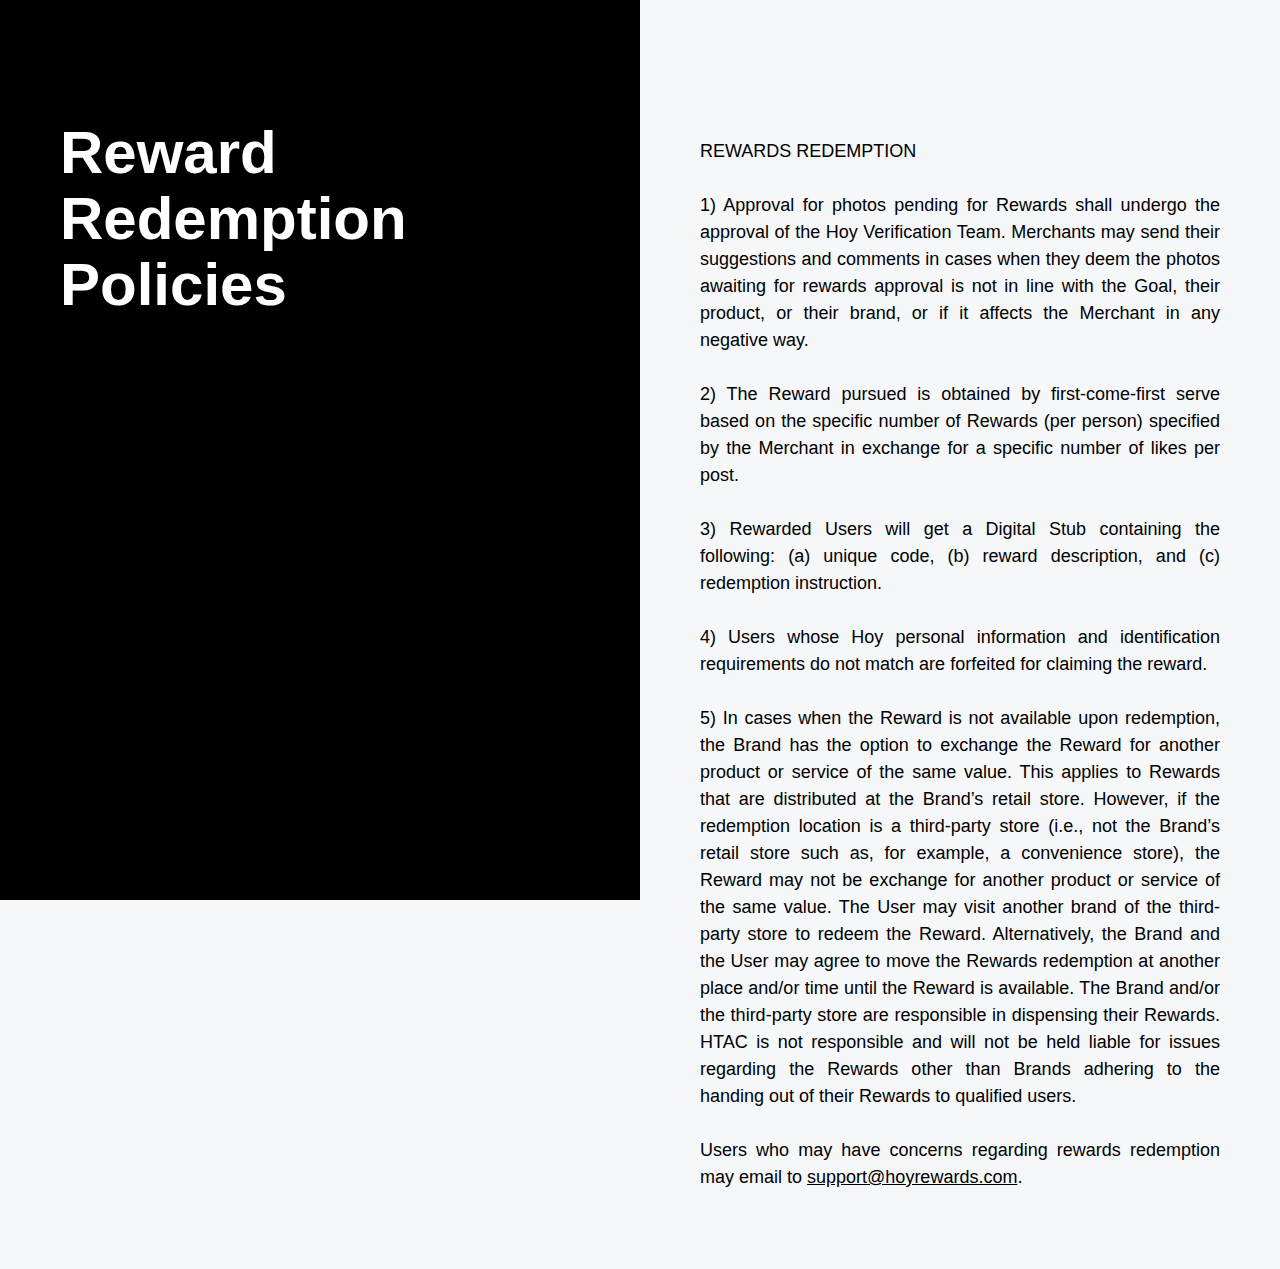
<file: redemption.html>
<!DOCTYPE html>
<html>

<head>
	<title>Reward Redemption Policies</title>
	<meta name="viewport" content="initial-scale=1">
	<link href='http://fonts.googleapis.com/css?family=Lato:400,700,900' rel='stylesheet' type='text/css'>
</head>

<link rel="stylesheet" type="text/css" href="../../extra.css">

<body>
	<div class="half_container left">
		<div class="terms_fixed">
			<div class="terms_left">
				<h1>Reward Redemption Policies</h1>
			</div>
		</div>
	</div>
	<div class="half_container right">

		<div class="terms_right">
			<p>REWARDS REDEMPTION
				<br />
				<br />1) Approval for photos pending for Rewards shall undergo the approval of the Hoy Verification Team. Merchants may send their suggestions and comments in cases when they deem the photos awaiting for
				rewards approval is not in line with the Goal, their product, or their brand, or if it affects the Merchant in any negative way. 
				<br />
				<br />2) The Reward pursued is obtained by first-come-first serve based on the specific number of Rewards (per person) specified by the Merchant in exchange for a specific number
				of likes per post.
				<br />
				<br />3) Rewarded Users will get a Digital Stub containing the following: (a) unique code, (b) reward description, and (c) redemption instruction.
				<br />
				<br />4) Users whose Hoy personal information and identification requirements do not match are forfeited for claiming the reward.
				<br />
				<br />5) In cases when the Reward is not available upon redemption, the Brand has the option to exchange the Reward for another product or service of the same value. This applies to Rewards that are distributed at the Brand’s retail store. However, if the redemption location is a third-party store (i.e., not the Brand’s retail store such as, for example, a convenience store), the Reward may not be exchange for another product or service of the same value. The User may visit another brand of the third-party store to redeem the Reward. Alternatively, the Brand and the User may agree to move the Rewards redemption at another place and/or time until the Reward is available. The Brand and/or the third-party store are responsible in dispensing their Rewards. HTAC is not responsible and will not be held liable for issues regarding the Rewards other than Brands adhering to the handing out of their Rewards to qualified users. 
				<br />
				<br />Users who may have concerns regarding rewards redemption may email to <a href="mailto:support@hoyrewards.com">support@hoyrewards.com</a>.</p>

		</div>
	</div>

	<script src="//static.getclicky.com/js" type="text/javascript"></script>
	<script type="text/javascript">try{ clicky.init(100971358); }catch(e){}</script>
	<noscript><p><img alt="Clicky" width="1" height="1" src="//in.getclicky.com/100971358ns.gif" /></p></noscript>

</body>
</html>
</file>
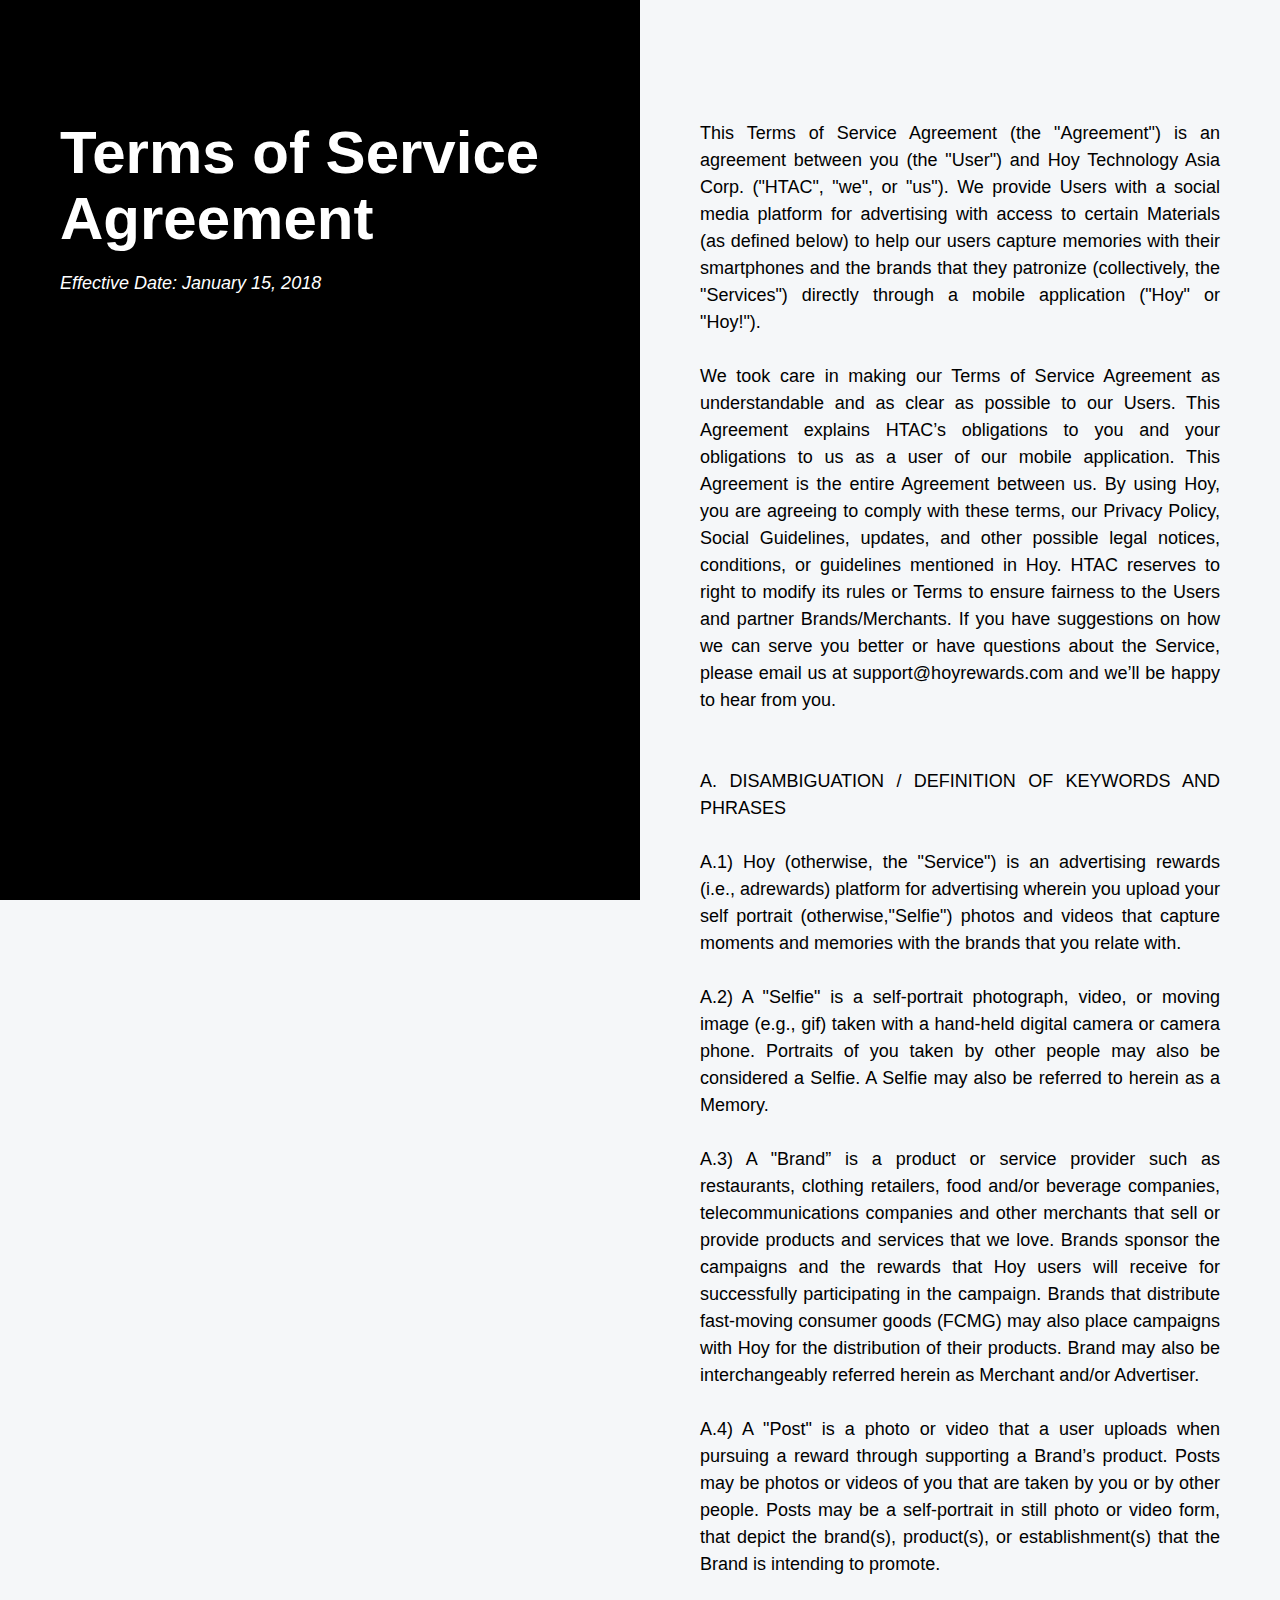
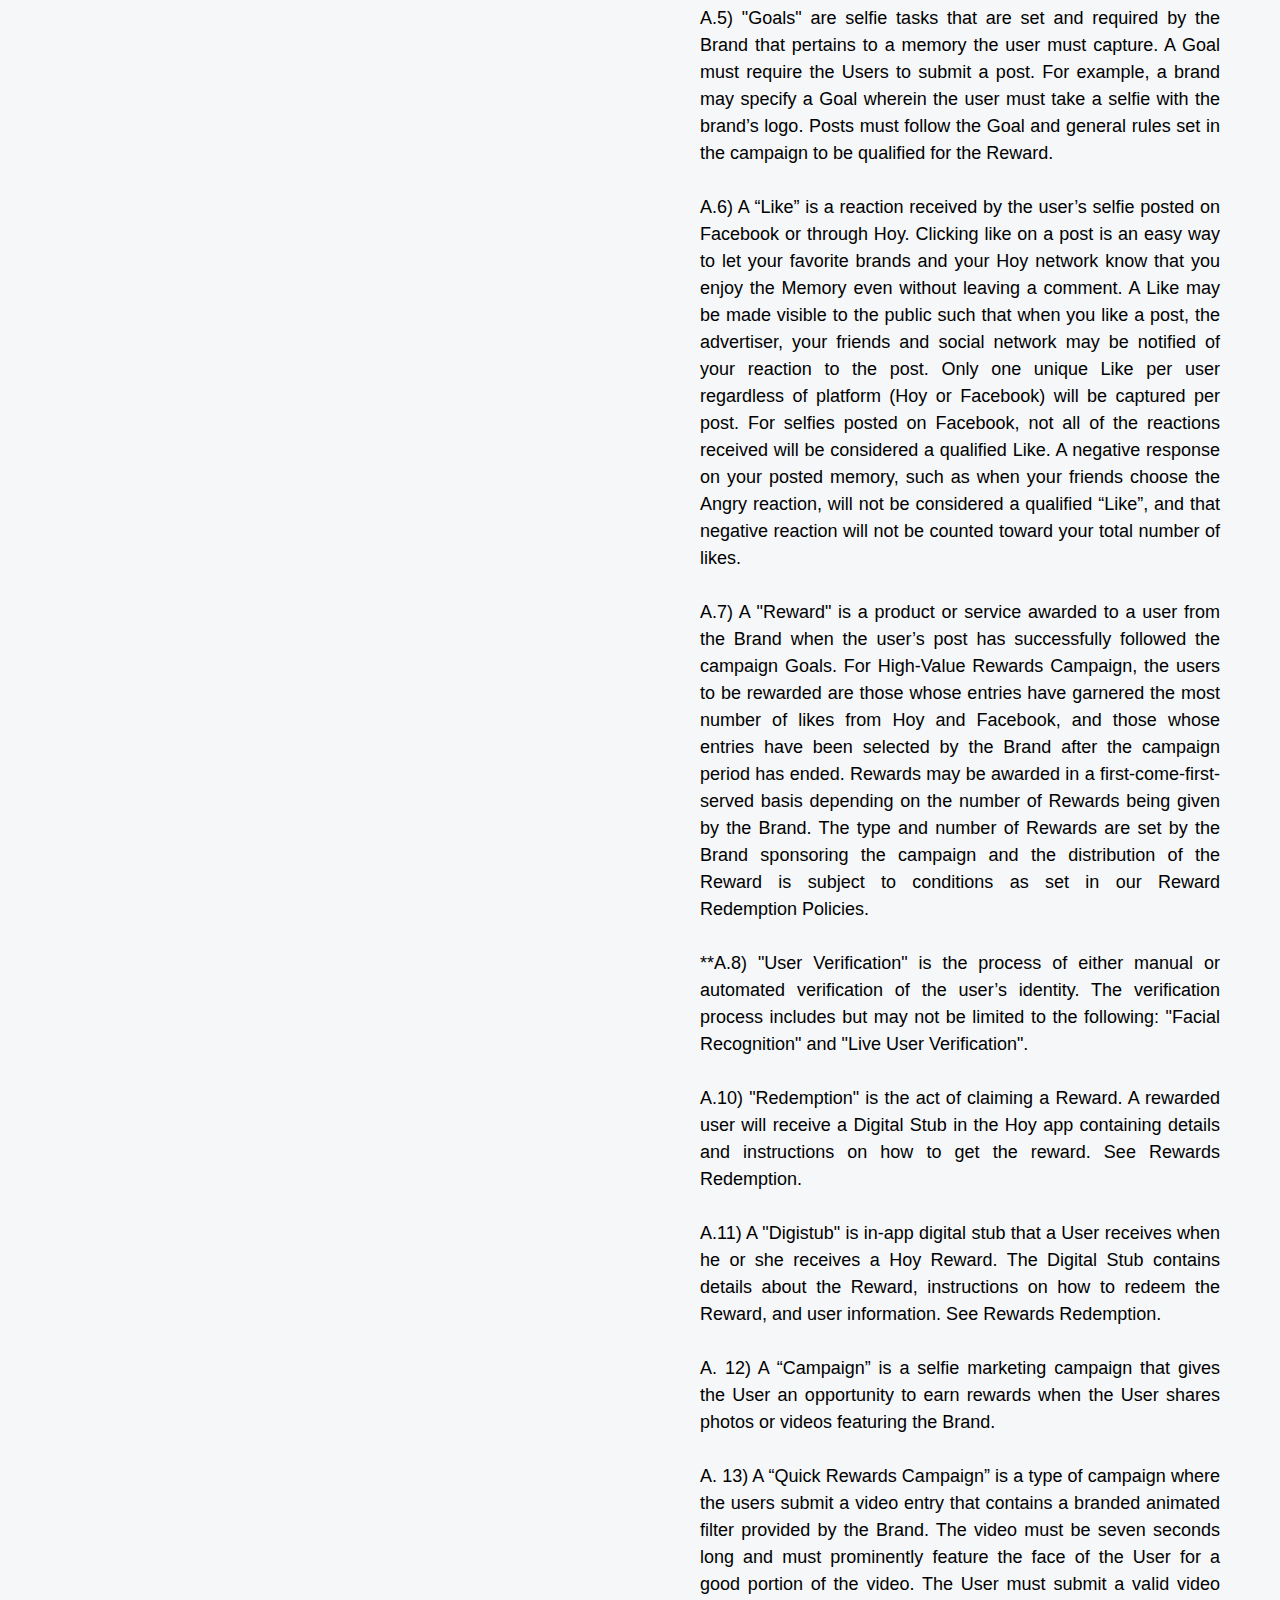
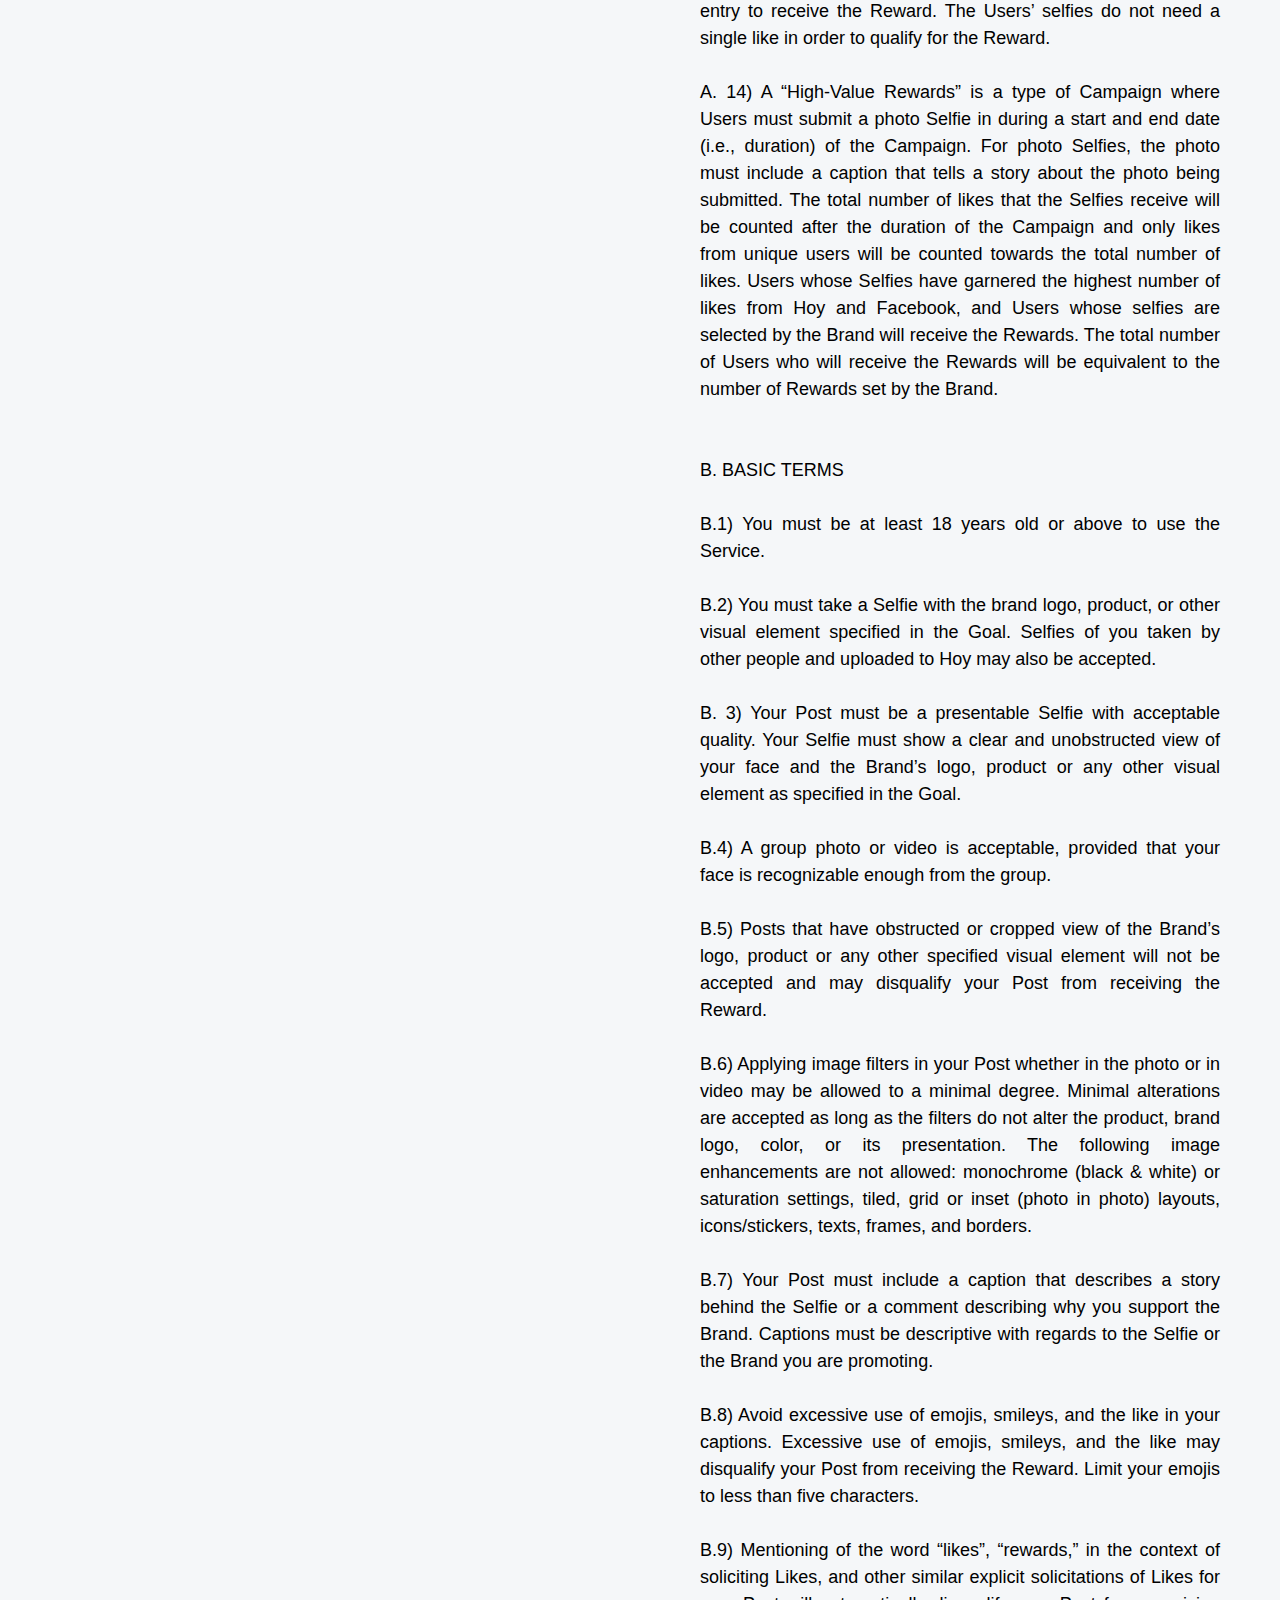
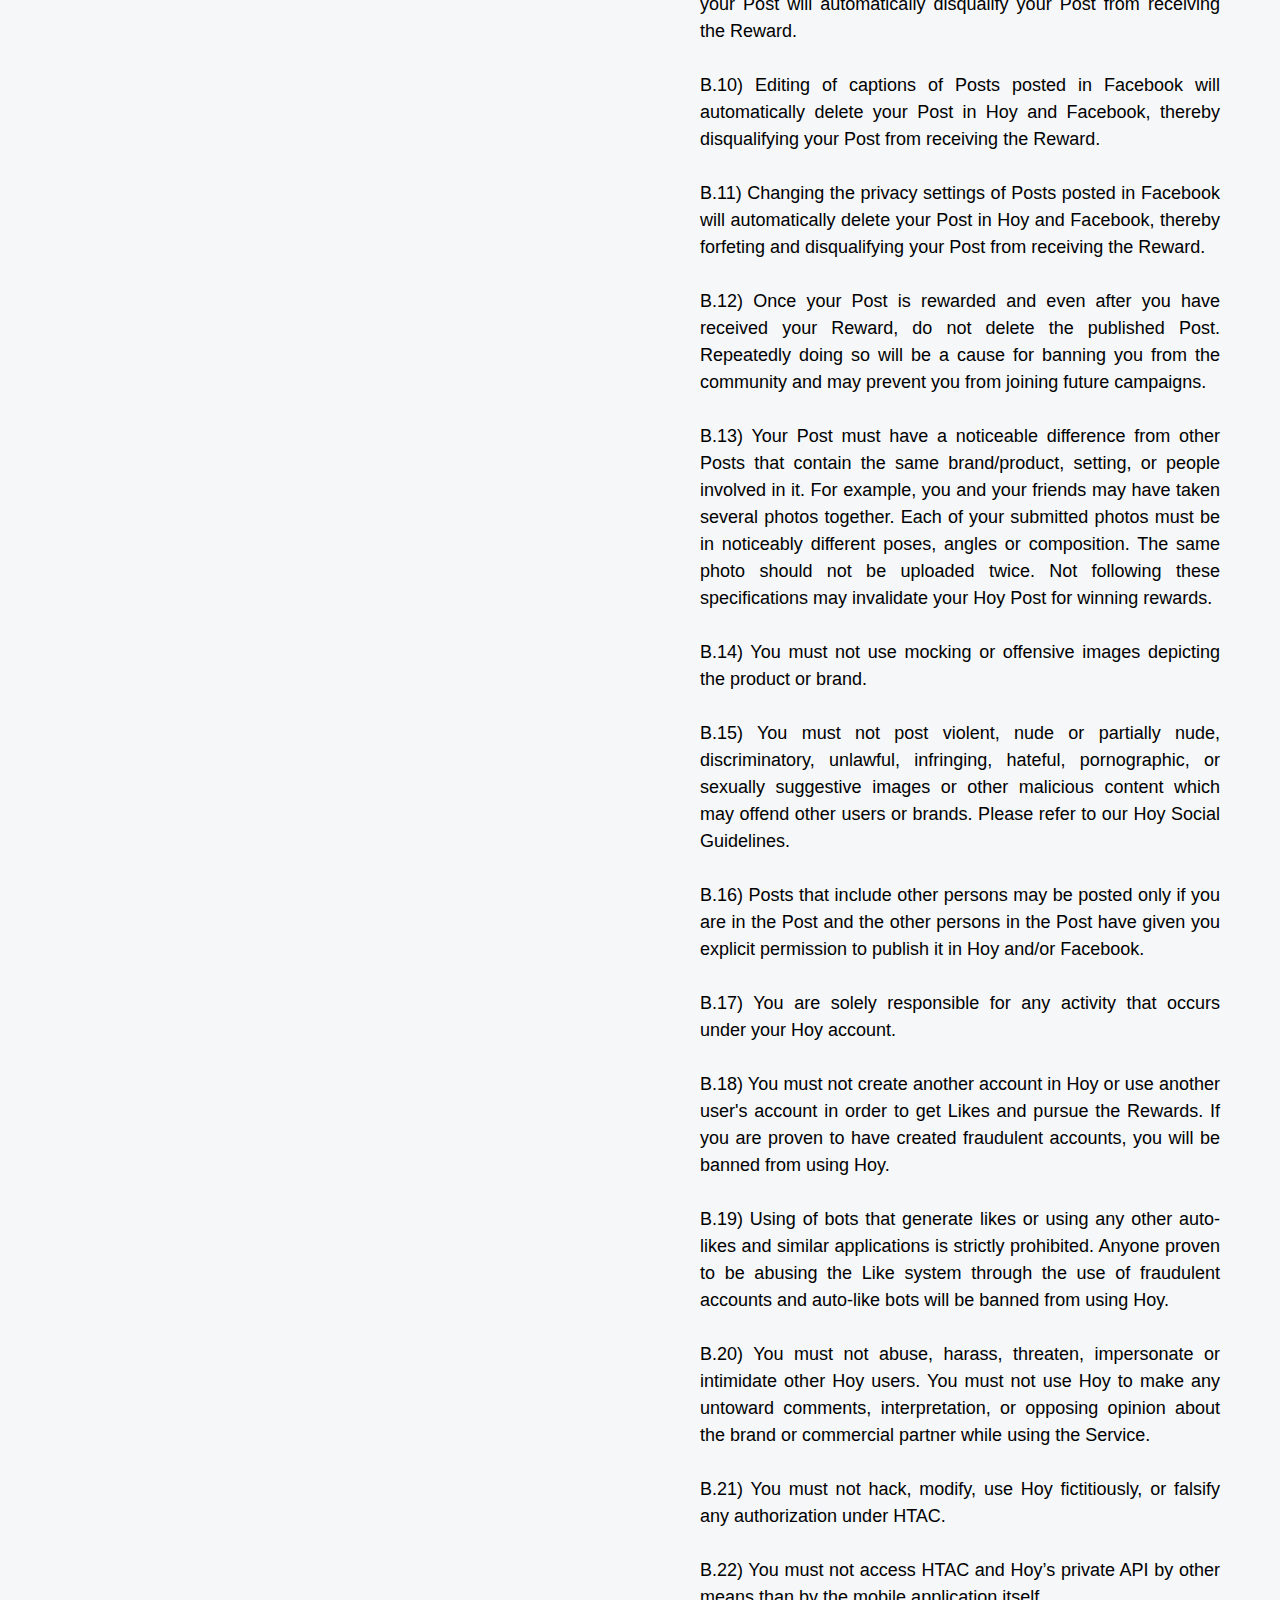
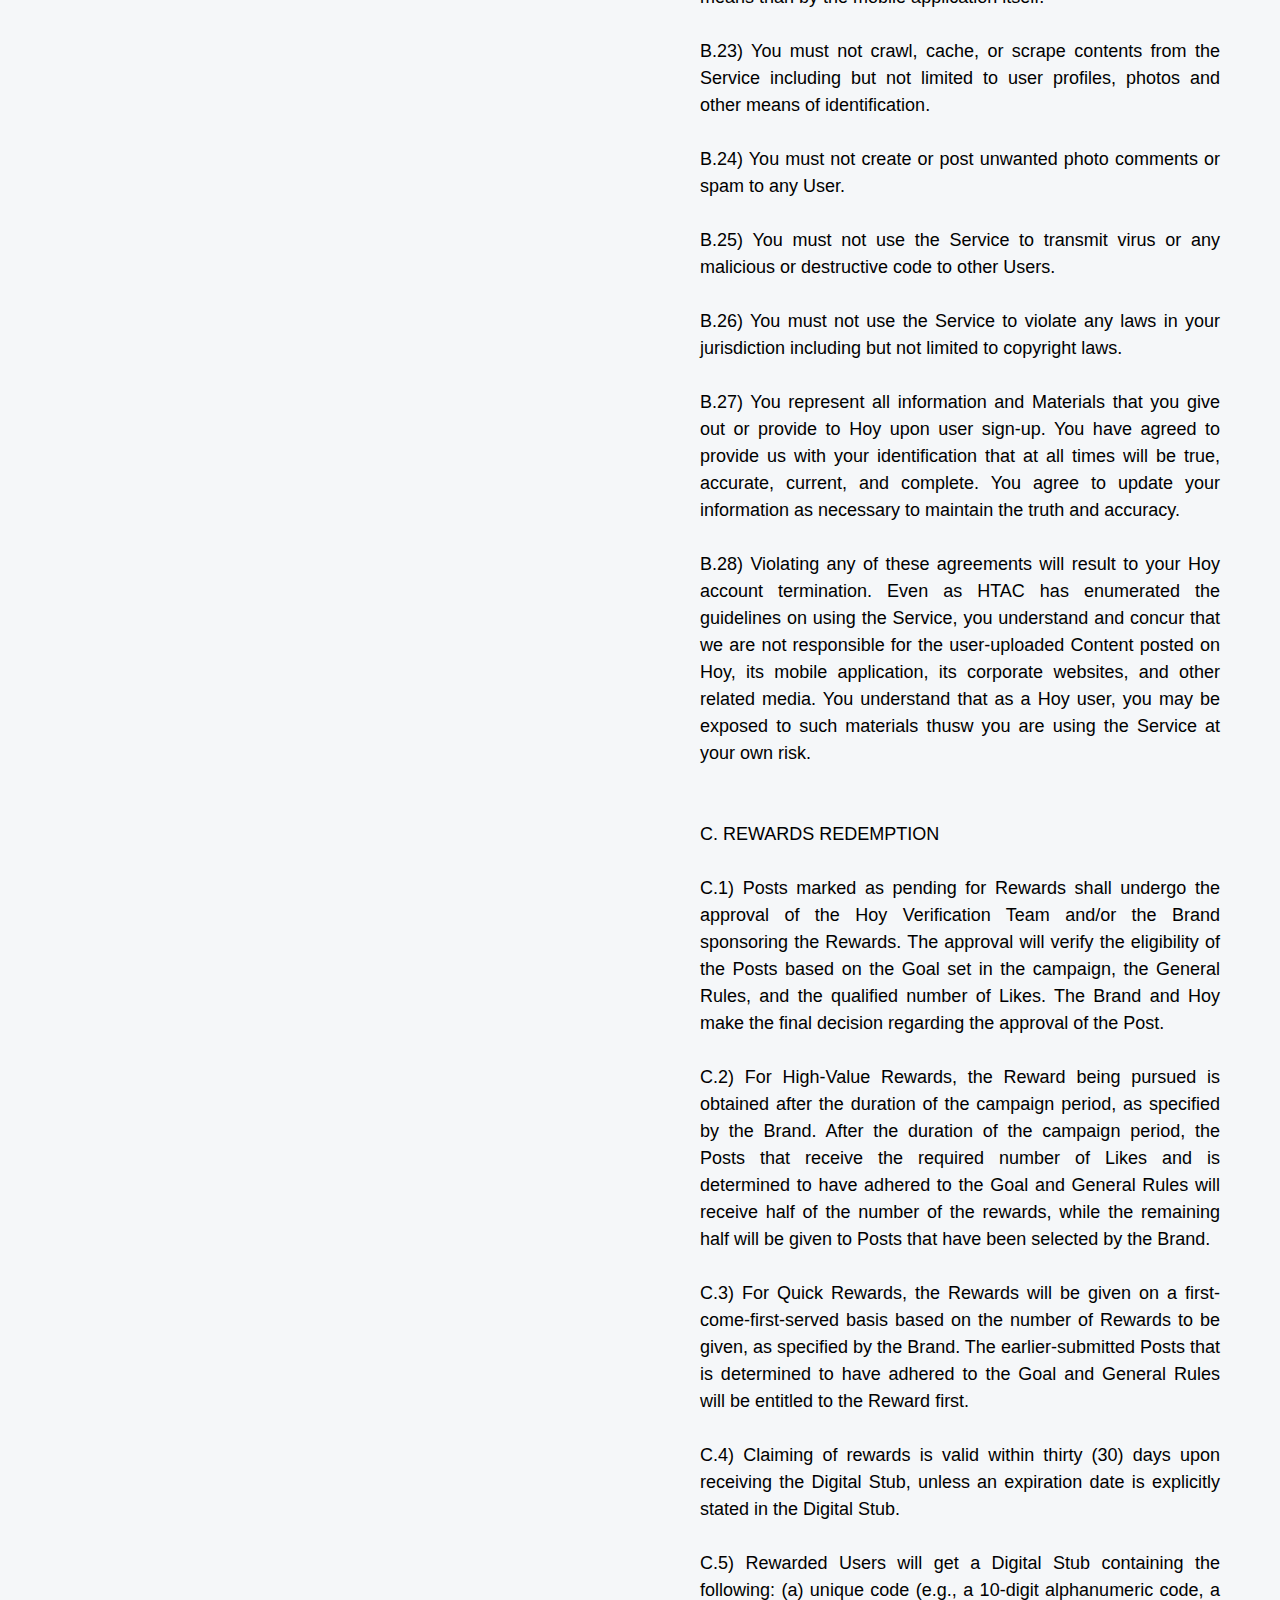
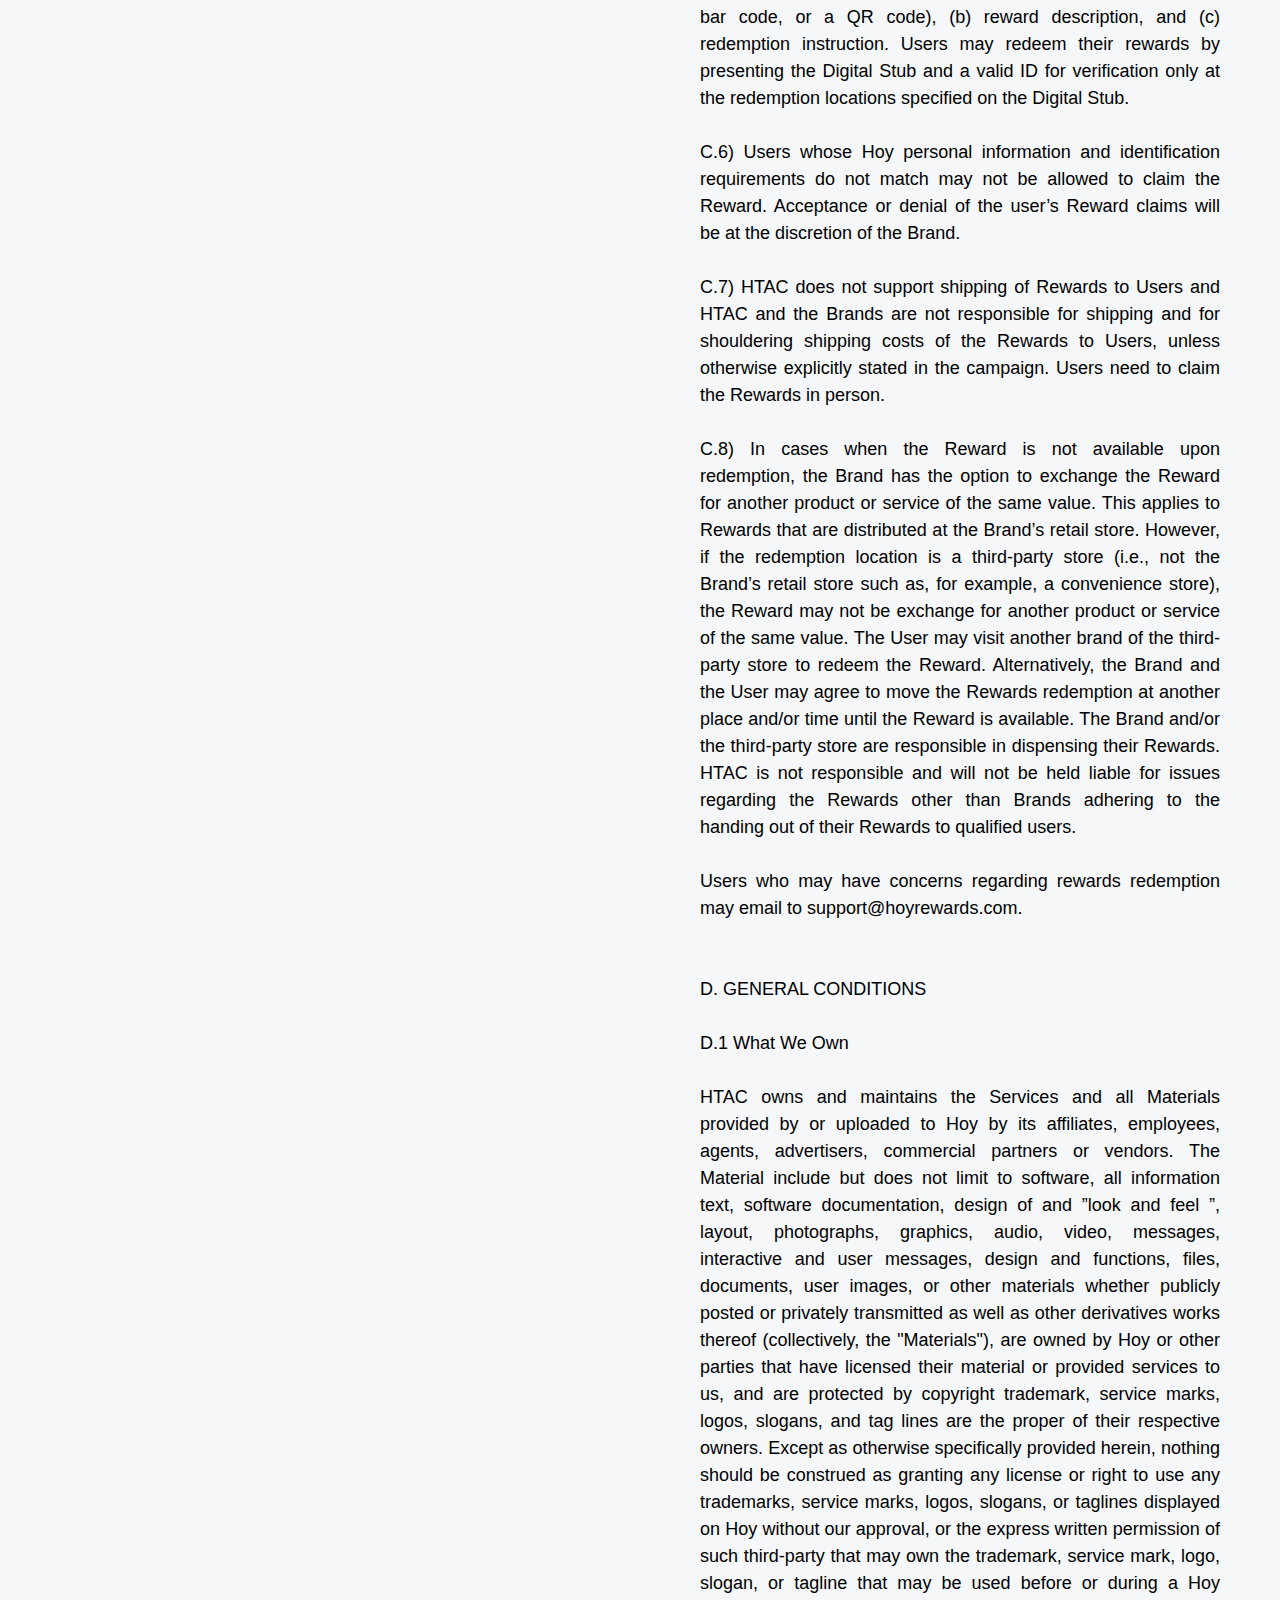
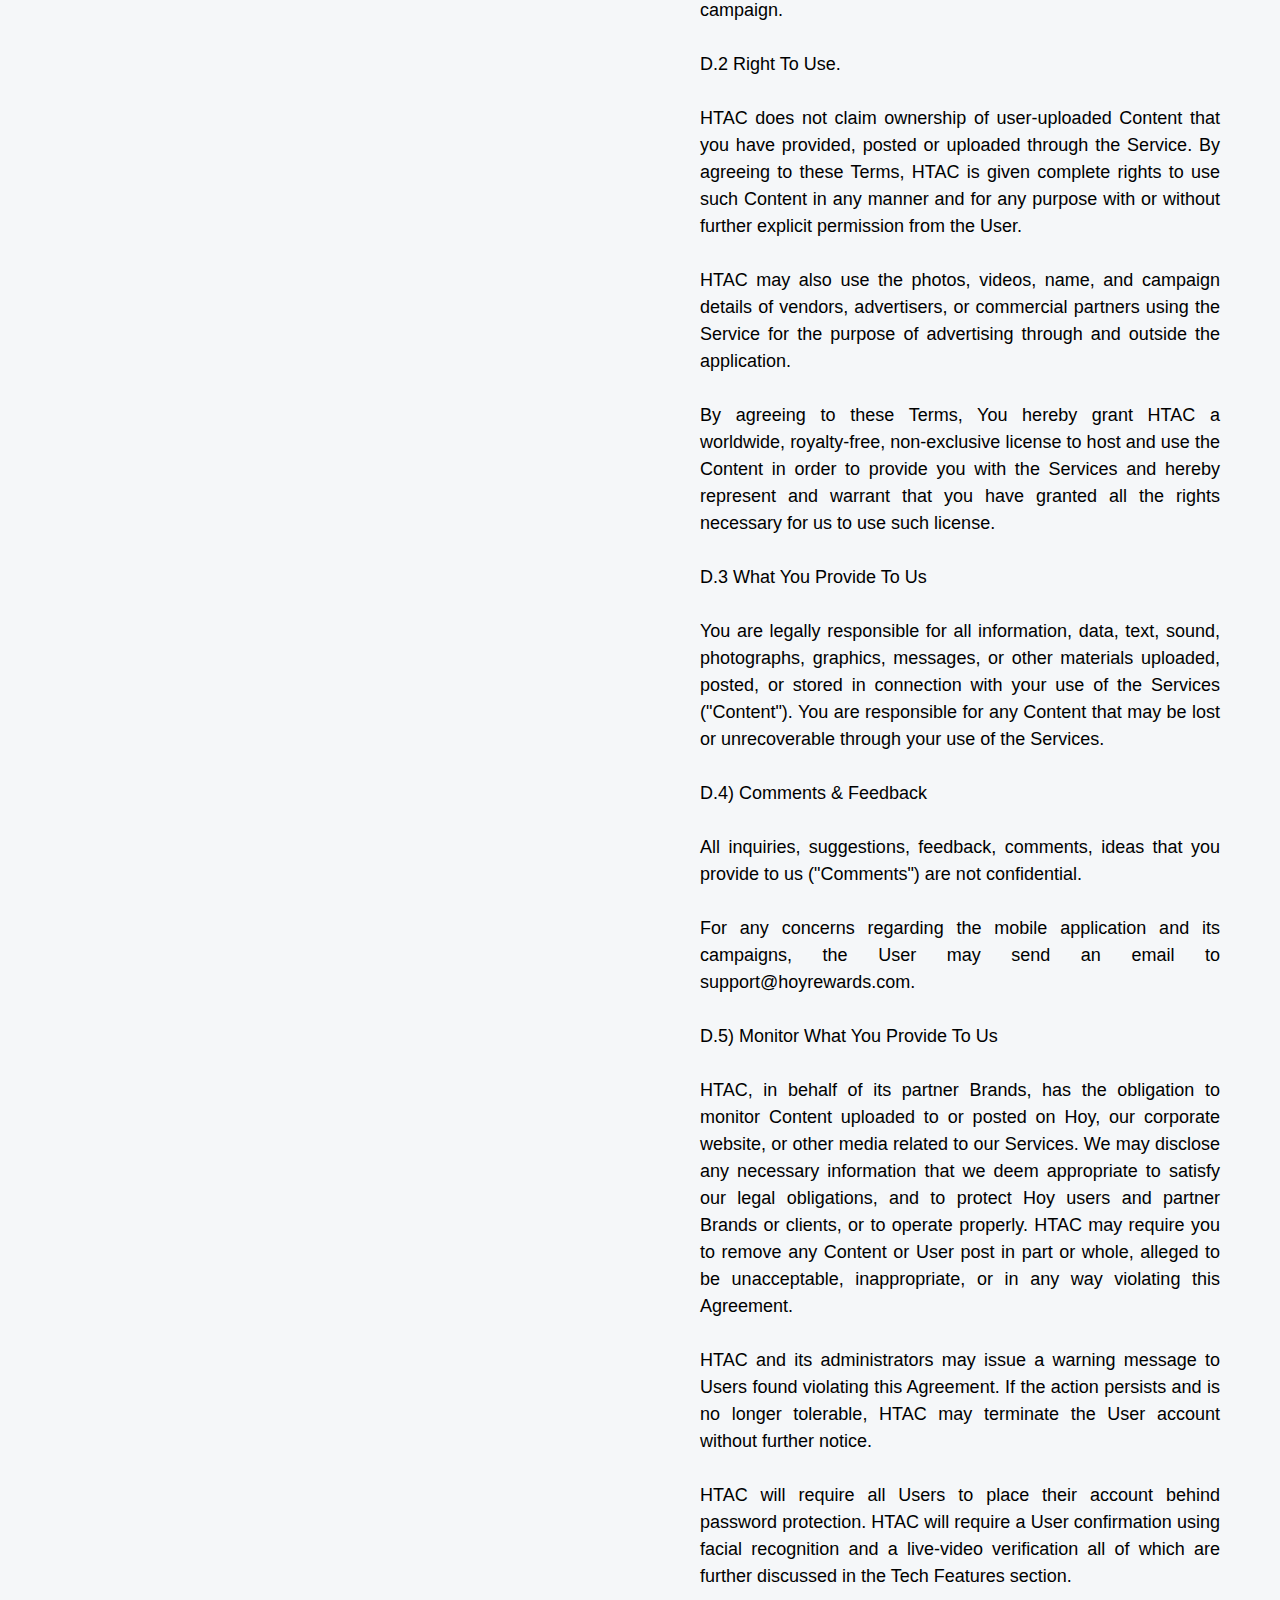
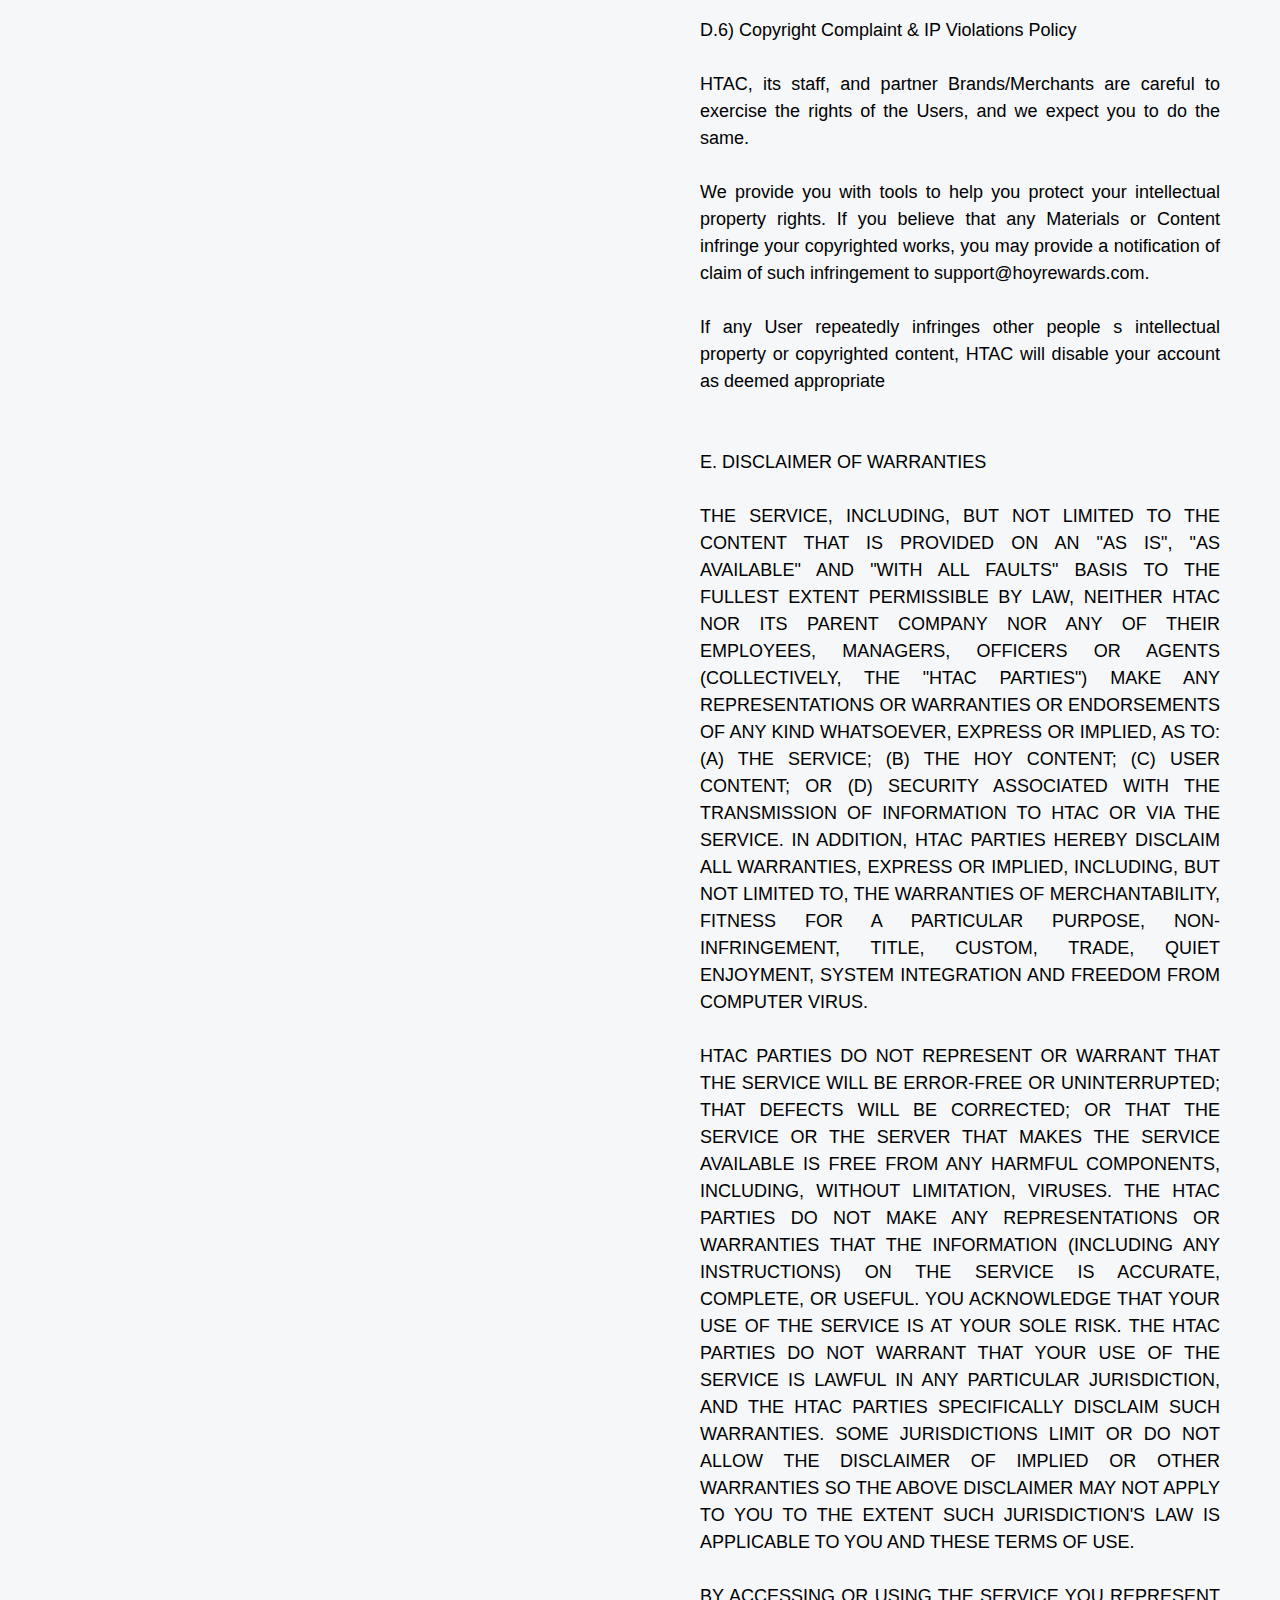
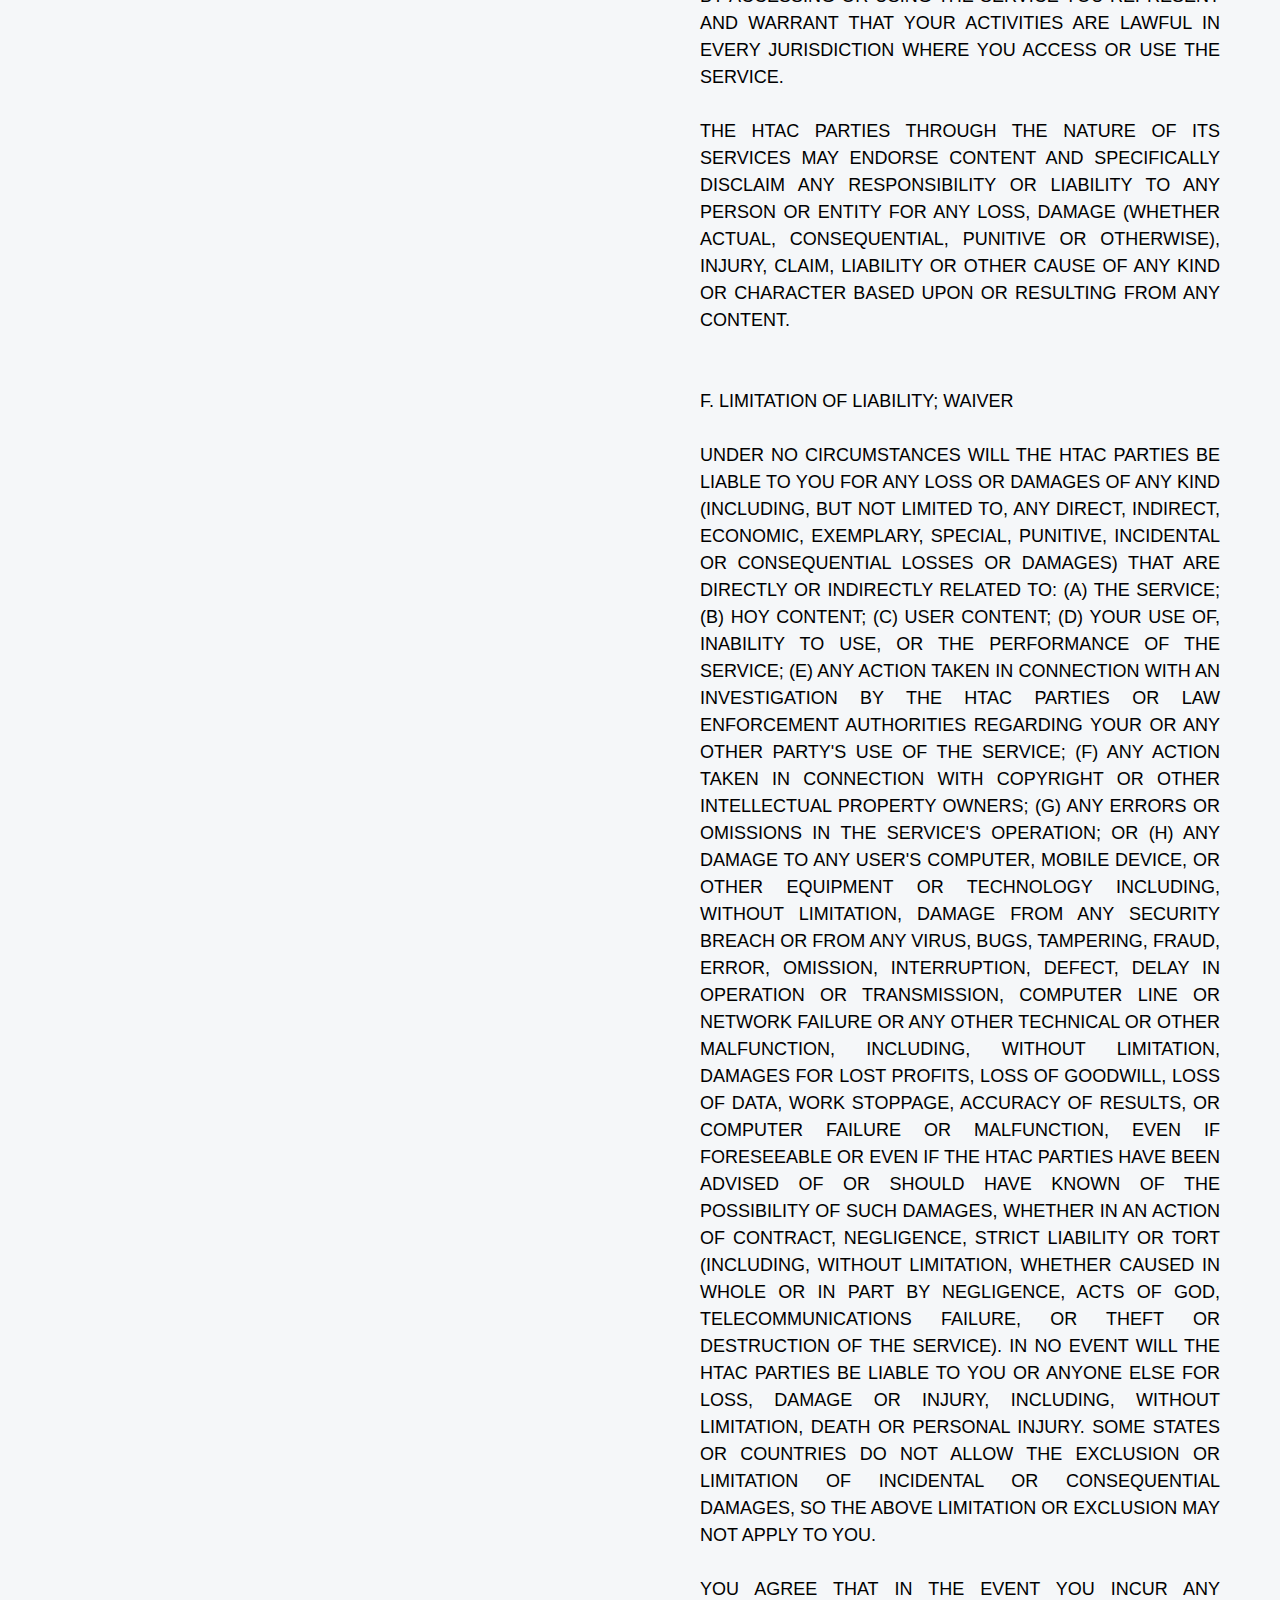
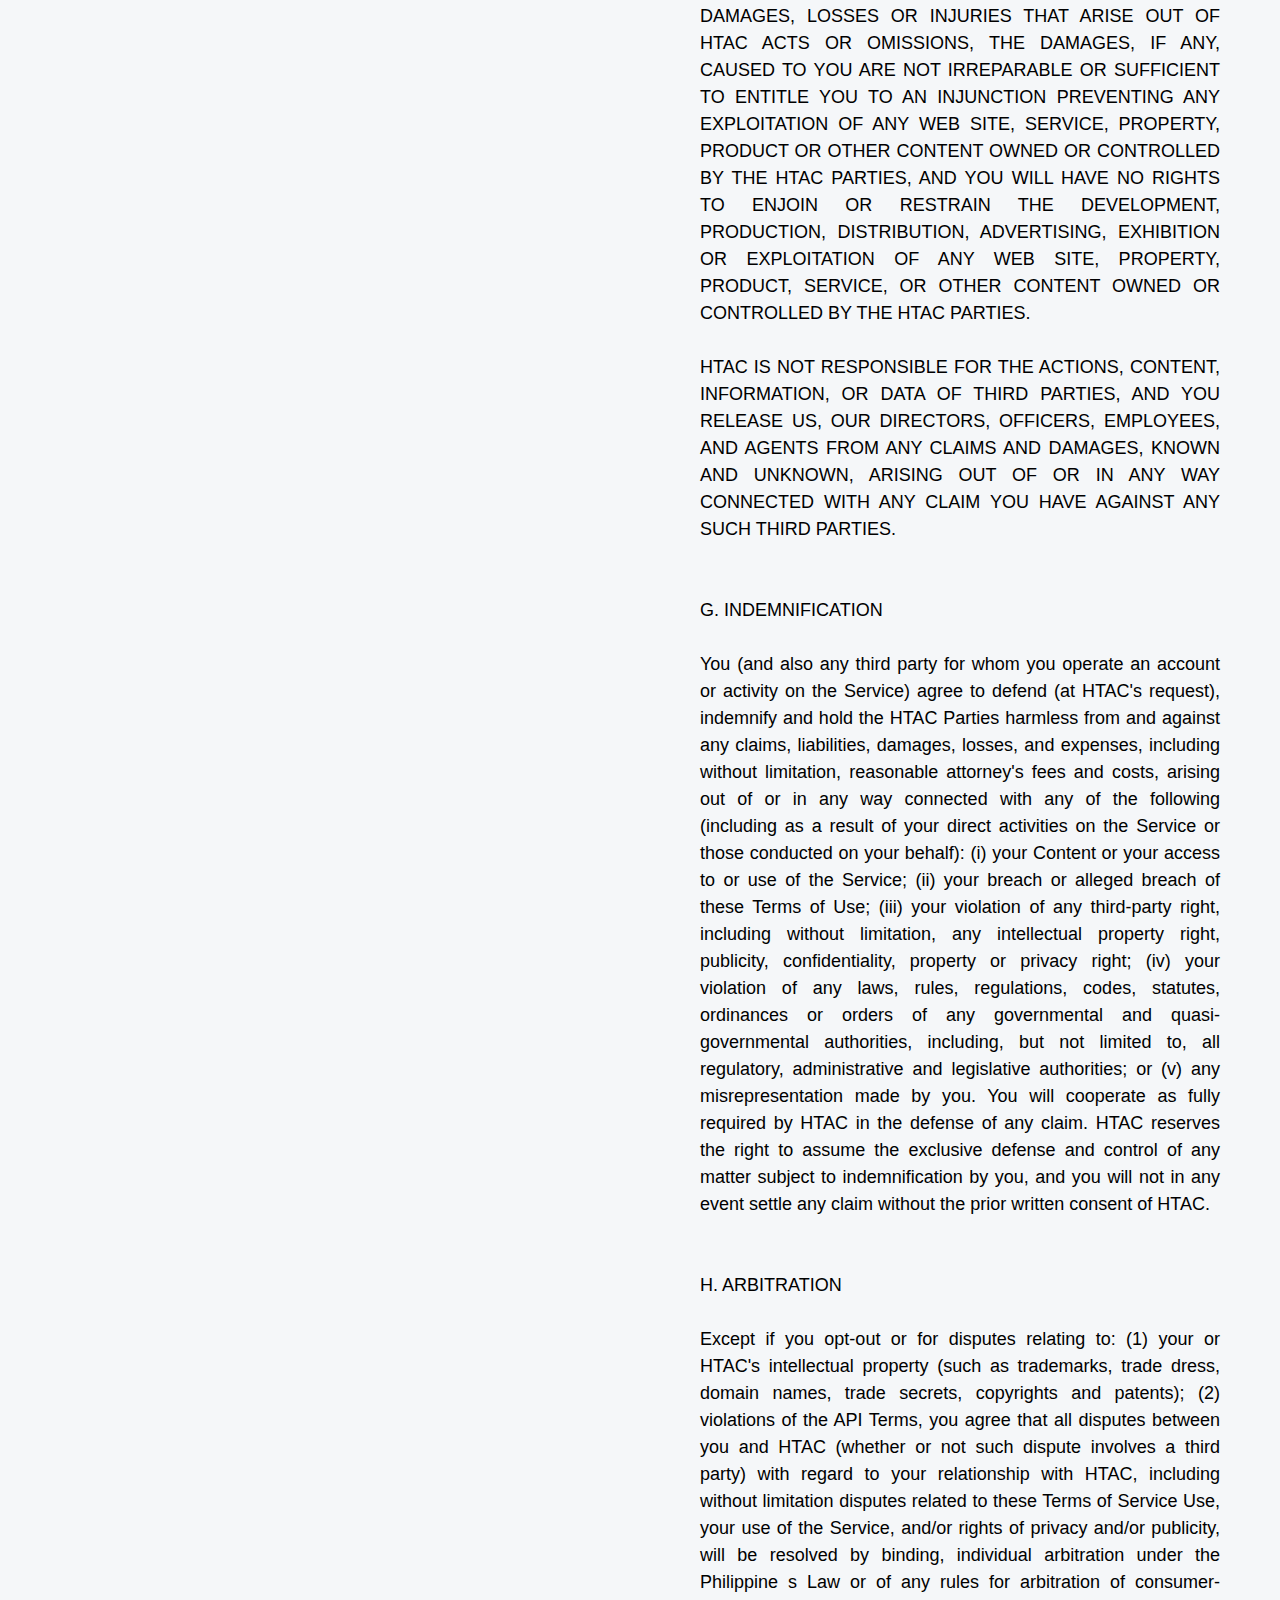
<file: tosa.html>
<!DOCTYPE html>
<html>

<head>
	<title>Terms of Service Agreement</title>
	<meta name="viewport" content="initial-scale=1">
	<link href='http://fonts.googleapis.com/css?family=Lato:400,700,900' rel='stylesheet' type='text/css'>
</head>

<link rel="stylesheet" type="text/css" href="../extra.css">

<body>
	<div class="half_container left">
		<div class="terms_fixed">
			<div class="terms_left">
				<h1>Terms of Service Agreement</h1>
				<p>Effective Date: January 15, 2018</p>
			</div>
		</div>
	</div>
	<div class="half_container right">
		<div class="terms_right">
			This Terms of Service Agreement (the "Agreement") is an agreement between you (the "User") and Hoy Technology Asia Corp. ("HTAC", "we", or "us"). We provide Users with a social media platform for advertising with access to certain Materials (as defined below) to help our users capture memories with their smartphones and the brands that they patronize (collectively, the "Services") directly through a mobile application ("Hoy" or "Hoy!").
			<br />
			<br />
			We took care in making our Terms of Service Agreement as understandable and as clear as possible to our Users. This Agreement explains HTAC’s obligations to you and your obligations to us as a user of our mobile application. This Agreement is the entire Agreement between us. By using Hoy, you are agreeing to comply with these terms, our Privacy Policy, Social Guidelines, updates, and other possible legal notices, conditions, or guidelines mentioned in Hoy. HTAC reserves to right to modify its rules or Terms to ensure fairness to the Users and partner Brands/Merchants. If you have suggestions on how we can serve you better or have questions about the Service, please email us at  support@hoyrewards.com and we’ll be happy to hear from you.
			<br />
			<br />
			<br />
			A. DISAMBIGUATION / DEFINITION OF KEYWORDS AND PHRASES
			<br />
			<br />
			A.1) Hoy (otherwise, the "Service") is an advertising rewards (i.e., adrewards) platform for advertising wherein you upload your self portrait (otherwise,"Selfie") photos and videos that capture moments and memories with the brands that you relate with.
			<br />
			<br />
			A.2) A "Selfie" is a self-portrait photograph, video, or moving image (e.g., gif) taken with a hand-held digital camera or camera phone. Portraits of you taken by other people may also be considered a Selfie. A Selfie may also be referred to herein as a Memory.
			<br />
			<br />
			A.3) A "Brand” is a product or service provider such as restaurants, clothing retailers, food and/or beverage companies, telecommunications companies and other merchants that sell or provide products and services that we love. Brands sponsor the campaigns and the rewards that Hoy users will receive for successfully participating in the campaign. Brands that distribute fast-moving consumer goods (FCMG) may also place campaigns with Hoy for the distribution of their products. Brand may also be interchangeably referred herein as Merchant and/or Advertiser.
			<br />
			<br /> 
			A.4) A "Post" is a photo or video that a user uploads when pursuing a reward through supporting a Brand’s product. Posts may be photos or videos of you that are taken by you or by other people.  Posts may be a self-portrait in still photo or video form, that depict the brand(s), product(s), or establishment(s) that the Brand is intending to promote.
			<br />
			<br /> 
			A.5) "Goals"  are selfie tasks that are set and required by the Brand that pertains to a memory the user must capture. A Goal must require the Users to submit a post.  For example, a brand may specify a Goal wherein the user must take a selfie with the brand’s logo. Posts must follow the Goal and general rules set in the campaign to be qualified for the Reward.
			<br />
			<br />
			A.6) A “Like” is a reaction received by the user’s selfie posted on Facebook or through Hoy. Clicking like on a post is an easy way to let your favorite brands and your Hoy network know that you enjoy the Memory even without leaving a comment. A Like may be made visible to the public such that when you like a post, the advertiser, your friends and social network may be notified of your reaction to the post. Only one unique Like per user regardless of platform (Hoy or Facebook) will be captured per post.  For selfies posted on Facebook, not all of the reactions received will be considered a qualified Like. A negative response on your posted memory, such as when your friends choose the Angry reaction, will not be considered a qualified “Like”, and that negative reaction will not be counted toward your total number of likes.
			<br />
			<br />
			A.7) A "Reward" is a product or service awarded to a user from the Brand when the user’s post has successfully followed the campaign Goals. For High-Value Rewards Campaign, the users to be rewarded are those whose entries have garnered the most number of likes from Hoy and Facebook, and those whose entries have been selected by the Brand after the campaign period has ended.  Rewards may be awarded in a first-come-first-served basis depending on the number of Rewards being given by the Brand. The type and number of Rewards are set by the Brand sponsoring the campaign and the distribution of the Reward is subject to conditions as set in our Reward Redemption Policies.
			<br />
			<br />
			**A.8)  "User Verification" is the process of either manual or automated verification of the user’s identity. The verification process includes but may not be limited to the following: "Facial Recognition" and "Live User Verification".
			<br />
			<br />
			A.10) "Redemption" is the act of claiming a Reward. A rewarded user will receive a Digital Stub in the Hoy app containing details and instructions on how to get the reward. See Rewards Redemption.
			<br />
			<br />
			A.11) A "Digistub" is in-app digital stub that a User receives when he or she receives a Hoy Reward. The Digital Stub contains details about the Reward, instructions on how to redeem the Reward, and user information. See Rewards Redemption.
			<br />
			<br />
			A. 12) A “Campaign” is a selfie marketing campaign that gives the User an opportunity to earn rewards when the User shares photos or videos featuring the Brand.
			<br />
			<br />  
			A. 13) A “Quick Rewards Campaign” is a type of campaign where the users submit a video entry that contains a branded animated filter provided by the Brand. The video must be seven seconds long and must prominently feature the face of the User for a good portion of the video.  The User must submit a valid video entry to receive the Reward.  The Users’ selfies do not need a single like in order to qualify for the Reward.
			<br />
			<br />  
			A. 14) A “High-Value Rewards” is a type of Campaign where Users must submit a photo Selfie in during a start and end date (i.e., duration) of the Campaign.  For photo Selfies, the photo must include a caption that tells a story about the photo being submitted. The total number of likes that the Selfies receive will be counted after the duration of the Campaign and only likes from unique users will be counted towards the total number of likes.  Users whose Selfies have garnered the highest number of likes from Hoy and Facebook, and Users whose selfies are selected by the Brand will receive the Rewards. The total number of Users who will receive the Rewards will be equivalent to the number of Rewards set by the Brand.
			<br />
			<br />
			<br /> 
			B. BASIC TERMS
			<br />
			<br />
			B.1) You must be at least 18 years old or above to use the Service.
			<br />
			<br />
			B.2) You must take a Selfie with the brand logo, product, or other visual element specified in the Goal. Selfies of you taken by other people and uploaded to Hoy may also be accepted.
			<br />
			<br />	
			B. 3) Your Post must be a presentable Selfie with acceptable quality. Your Selfie must show a clear and unobstructed view of your face and the Brand’s logo, product or any other visual element as specified in the Goal.
			<br />
			<br /> 
			B.4) A group photo or video is acceptable, provided that your face is recognizable enough from the group.
			<br />
			<br />
			B.5) Posts that have obstructed or cropped view of the Brand’s logo, product or any other specified visual element will not be accepted and may disqualify your Post from receiving the Reward.
			<br />
			<br />
			B.6) Applying image filters in your Post whether in the photo or in video may be allowed to a minimal degree.  Minimal alterations are accepted as long as the filters do not alter the product, brand logo, color, or its presentation. The following image enhancements are not allowed: monochrome (black & white) or saturation settings, tiled, grid or inset (photo in photo) layouts, icons/stickers, texts, frames, and borders.
			<br />
			<br />
			B.7) Your Post must include a caption that describes a story behind the Selfie or a comment describing why you support the Brand. Captions must be descriptive with regards to the Selfie or the Brand you are promoting.
			<br />
			<br />
			B.8) Avoid excessive use of emojis, smileys, and the like in your captions. Excessive use of emojis, smileys, and the like may disqualify your Post from receiving the Reward.  Limit your emojis to less than five characters.
			<br />
			<br />
			B.9) Mentioning of the word “likes”, “rewards,” in the context of soliciting Likes, and other similar explicit solicitations of Likes for your Post will automatically disqualify your Post from receiving the Reward.
			<br />
			<br /> 
			B.10) Editing of captions of Posts posted in Facebook will automatically delete your Post in Hoy and Facebook, thereby disqualifying your Post from receiving the Reward.
			<br />
			<br />
			B.11) Changing the privacy settings of Posts posted in Facebook will automatically delete your Post in Hoy and Facebook, thereby forfeting and disqualifying your Post from receiving the Reward.
			<br />
			<br />
			B.12) Once your Post is rewarded and even after you have received your Reward, do not delete the published Post. Repeatedly doing so will be a cause for banning you from the community and may prevent you from joining future campaigns.
			<br />
			<br />
			B.13) Your Post must have a noticeable difference from other Posts that contain the same brand/product, setting, or people involved in it. For example, you and your friends may have taken several photos together. Each of your submitted photos must be in noticeably different poses, angles or composition. The same photo should not be uploaded twice. Not following these specifications may invalidate your Hoy Post  for winning rewards.
			<br />
			<br />
			B.14) You must not use mocking or offensive images depicting the product or brand.
			<br />
			<br />
			B.15) You must not post violent, nude or partially nude, discriminatory, unlawful, infringing, hateful, pornographic, or sexually suggestive images or other malicious content which may offend other users or brands. Please refer to our Hoy Social Guidelines.
			<br />
			<br />
			B.16) Posts that include other persons may be posted only if you are in the Post and the other persons in the Post have given you explicit permission to publish it in Hoy and/or Facebook.
			<br />
			<br /> 
			B.17) You are solely responsible for any activity that occurs under your Hoy account.
			<br />
			<br />
			B.18) You must not create another account in Hoy or use another user's account in order to get Likes and pursue the Rewards. If you are proven to have created fraudulent accounts, you will be banned from using Hoy.
			<br />
			<br />
			B.19) Using of bots that generate likes or using any other auto-likes and similar applications is strictly prohibited. Anyone proven to be abusing the Like system through the use of fraudulent accounts and auto-like bots will be banned from using Hoy.
			<br />
			<br />
			B.20) You must not abuse, harass, threaten, impersonate or intimidate other Hoy users. You must not use Hoy to make any untoward comments, interpretation, or opposing opinion about the brand or commercial partner while using the Service.
			<br />
			<br />
			B.21) You must not hack, modify, use Hoy fictitiously, or falsify any authorization under HTAC.
			<br />
			<br />
			B.22) You must not access HTAC and Hoy’s private API by other means than by the mobile application itself.
			<br />
			<br />
			B.23) You must not crawl, cache, or scrape contents from the Service including but not limited to user profiles, photos and other means of identification.
			<br />
			<br />
			B.24) You must not create or post unwanted photo comments or spam to any User.
			<br />
			<br />
			B.25) You must not use the Service to transmit virus or any malicious or destructive code to other Users.
			<br />
			<br />
			B.26) You must not use the Service to violate any laws in your jurisdiction including but not limited to copyright laws.
			<br />
			<br />
			B.27) You represent all information and Materials that you give out or provide to Hoy upon user sign-up. You have agreed to provide us with your identification that at all times will be true, accurate, current, and complete. You agree to update your information as necessary to maintain the truth and accuracy.
			<br />
			<br />
			B.28) Violating any of these agreements will result to your Hoy account termination. Even as HTAC has enumerated the guidelines on using the Service, you understand and concur that we are not responsible for the user-uploaded Content posted on Hoy, its mobile application, its corporate websites, and other related media. You understand that as a Hoy user, you may be exposed to such materials thusw you are using the Service at your own risk.
			<br />
			<br />
			<br />
			C. REWARDS REDEMPTION
			<br />
			<br />
			C.1) Posts marked as pending for Rewards shall undergo the approval of the Hoy Verification Team and/or the Brand sponsoring the Rewards. The approval will verify the eligibility of the Posts based on the Goal set in the campaign, the General Rules, and the qualified number of Likes. The Brand and Hoy make the final decision regarding the approval of the Post.
			<br />
			<br />
			C.2) For High-Value Rewards, the Reward being pursued is obtained after the duration of the campaign period, as specified by the Brand.  After the duration of the campaign period, the Posts that receive the required number of Likes and is determined to have adhered to the Goal and General Rules will receive half of the number of the rewards, while the remaining half will be given to Posts that have been selected by the Brand.
			<br />
			<br />
			C.3) For Quick Rewards, the Rewards will be given on a first-come-first-served basis based on the number of Rewards to be given, as specified by the Brand.  The earlier-submitted Posts that is determined to have adhered to the Goal and General Rules will be entitled to the Reward first.
			<br />
			<br />
			C.4) Claiming of rewards is valid within thirty (30) days upon receiving the Digital Stub, unless an expiration date is explicitly stated in the Digital Stub.
			<br />
			<br />
			C.5) Rewarded Users will get a Digital Stub containing the following: (a) unique code (e.g., a 10-digit alphanumeric code, a bar code, or a QR code), (b) reward description, and (c) redemption instruction. Users may redeem their rewards by presenting the Digital Stub and a valid ID for verification only at the redemption locations specified on the Digital Stub.
			<br />
			<br />
			C.6) Users whose Hoy personal information and identification requirements do not match may not be allowed to claim the Reward. Acceptance or denial of the user’s Reward claims will be at the discretion of the Brand.
			<br />
			<br /> 
			C.7) HTAC does not support shipping of Rewards to Users and HTAC and the Brands are not responsible for shipping and for shouldering shipping costs of the Rewards to Users, unless otherwise explicitly stated in the campaign. Users need to claim the Rewards in person.
			<br />
			<br /> 
			C.8) In cases when the Reward is not available upon redemption, the Brand has the option to exchange the Reward for another product or service of the same value.  This applies to Rewards that are distributed at the Brand’s retail store.  However, if the redemption location is a third-party store (i.e., not the Brand’s retail store such as, for example, a convenience store), the Reward may not be exchange for another product or service of the same value. The User may visit another brand of the third-party store to redeem the Reward. Alternatively, the Brand and the User may agree to move the Rewards redemption at another place and/or time until the Reward is available. The Brand and/or the third-party store are responsible in dispensing their Rewards.  HTAC is not responsible and will not be held liable for issues regarding the Rewards other than Brands adhering to the handing out of their Rewards to qualified users.
			<br />
			<br />
			Users who may have concerns regarding rewards redemption may email to support@hoyrewards.com.
			<br />
			<br />
			<br />
			D. GENERAL CONDITIONS
			<br />
			<br />
			D.1 What We Own
			<br />
			<br />
			HTAC owns and maintains the Services and all Materials provided by or uploaded to Hoy by its affiliates, employees, agents, advertisers, commercial partners or vendors. The Material include but does not limit to software, all information text, software documentation, design of and ”look and feel ”, layout, photographs, graphics, audio, video, messages, interactive and user messages, design and functions, files, documents, user images, or other materials whether publicly posted or privately transmitted as well as other derivatives works thereof (collectively, the "Materials"), are owned by Hoy or other parties that have licensed their material or provided services to us, and are protected by copyright trademark, service marks, logos, slogans, and tag lines are the proper of their respective owners. Except as otherwise specifically provided herein, nothing should be construed as granting any license or right to use any trademarks, service marks, logos, slogans, or taglines displayed on Hoy without our approval, or the express written permission of such third-party that may own the trademark, service mark, logo, slogan, or tagline that may be used before or during a Hoy campaign.
			<br />
			<br />
			D.2 Right To Use.
			<br />
			<br />
			HTAC does not claim ownership of user-uploaded Content that you have provided, posted or uploaded through the Service. By agreeing to these Terms, HTAC is given complete rights to use such Content in any manner and for any purpose with or without further explicit permission from the User.
			<br />
			<br />
			HTAC may also use the photos, videos, name, and campaign details of vendors, advertisers, or commercial partners using the Service for the purpose of advertising through and outside the application.
			<br />
			<br />
			By agreeing to these Terms, You hereby grant HTAC a worldwide, royalty-free, non-exclusive license to host and use the Content in order to provide you with the Services and hereby represent and warrant that you have granted all the rights necessary for us to use such license.
			<br />
			<br />
			D.3 What You Provide To Us
			<br />
			<br />
			You are legally responsible for all information, data, text, sound, photographs, graphics, messages, or other materials uploaded, posted, or stored in connection with your use of the Services ("Content"). You are responsible for any Content that may be lost or unrecoverable through your use of the Services.
			<br />
			<br />
			D.4) Comments & Feedback
			<br />
			<br />
			All inquiries, suggestions, feedback, comments, ideas that you provide to us ("Comments") are not confidential.
			<br />
			<br />
			For any concerns regarding the mobile application and its campaigns, the User may send an email to support@hoyrewards.com.
			<br />
			<br />
			D.5) Monitor What You Provide To Us
			<br />
			<br />
			HTAC, in behalf of its partner Brands, has the obligation to monitor Content uploaded to or posted on Hoy, our corporate website, or other media related to our Services. We may disclose any necessary information that we deem appropriate to satisfy our legal obligations, and to protect Hoy users and partner Brands or clients, or to operate properly. HTAC may require you to remove any Content or User post in part or whole, alleged to be unacceptable, inappropriate, or in any way violating this Agreement.
			<br />
			<br />
			HTAC and its administrators may issue a warning message to Users found violating this Agreement. If the action persists and is no longer tolerable, HTAC may terminate the User account without further notice.
			<br />
			<br />
			HTAC will require all Users to place their account behind password protection. HTAC will require a User confirmation using facial recognition and a live-video verification all of which are further discussed in the Tech Features section.
			<br />
			<br />
			D.6) Copyright Complaint & IP Violations Policy
			<br />
			<br />
			HTAC, its staff, and partner Brands/Merchants are careful to exercise the rights of the Users, and we expect you to do the same.
			<br />
			<br />
			We provide you with tools to help you protect your intellectual property rights. If you believe that any Materials or Content infringe your copyrighted works, you may provide a notification of claim of such infringement to support@hoyrewards.com.
			<br />
			<br />
			If any User repeatedly infringes other people s intellectual property or copyrighted content, HTAC will disable your account as deemed appropriate
			<br />
			<br />
			<br />
			E. DISCLAIMER OF WARRANTIES
			<br />
			<br />
			THE SERVICE, INCLUDING, BUT NOT LIMITED TO THE CONTENT THAT IS PROVIDED ON AN "AS IS", "AS AVAILABLE" AND "WITH ALL FAULTS" BASIS TO THE FULLEST EXTENT PERMISSIBLE BY LAW, NEITHER HTAC NOR ITS PARENT COMPANY NOR ANY OF THEIR EMPLOYEES, MANAGERS, OFFICERS OR AGENTS (COLLECTIVELY, THE "HTAC PARTIES") MAKE ANY REPRESENTATIONS OR WARRANTIES OR ENDORSEMENTS OF ANY KIND WHATSOEVER, EXPRESS OR IMPLIED, AS TO: (A) THE SERVICE; (B) THE HOY CONTENT; (C) USER CONTENT; OR (D) SECURITY ASSOCIATED WITH THE TRANSMISSION OF INFORMATION TO HTAC OR VIA THE SERVICE. IN ADDITION, HTAC PARTIES HEREBY DISCLAIM ALL WARRANTIES, EXPRESS OR IMPLIED, INCLUDING, BUT NOT LIMITED TO, THE WARRANTIES OF MERCHANTABILITY, FITNESS FOR A PARTICULAR PURPOSE, NON-INFRINGEMENT, TITLE, CUSTOM, TRADE, QUIET ENJOYMENT, SYSTEM INTEGRATION AND FREEDOM FROM COMPUTER VIRUS.
			<br />
			<br />
			HTAC PARTIES DO NOT REPRESENT OR WARRANT THAT THE SERVICE WILL BE ERROR-FREE OR UNINTERRUPTED; THAT DEFECTS WILL BE CORRECTED; OR THAT THE SERVICE OR THE SERVER THAT MAKES THE SERVICE AVAILABLE IS FREE FROM ANY HARMFUL COMPONENTS, INCLUDING, WITHOUT LIMITATION, VIRUSES. THE HTAC PARTIES DO NOT MAKE ANY REPRESENTATIONS OR WARRANTIES THAT THE INFORMATION (INCLUDING ANY INSTRUCTIONS) ON THE SERVICE IS ACCURATE, COMPLETE, OR USEFUL. YOU ACKNOWLEDGE THAT YOUR USE OF THE SERVICE IS AT YOUR SOLE RISK. THE HTAC PARTIES DO NOT WARRANT THAT YOUR USE OF THE SERVICE IS LAWFUL IN ANY PARTICULAR JURISDICTION, AND THE HTAC PARTIES SPECIFICALLY DISCLAIM SUCH WARRANTIES. SOME JURISDICTIONS LIMIT OR DO NOT ALLOW THE DISCLAIMER OF IMPLIED OR OTHER WARRANTIES SO THE ABOVE DISCLAIMER MAY NOT APPLY TO YOU TO THE EXTENT SUCH JURISDICTION'S LAW IS APPLICABLE TO YOU AND THESE TERMS OF USE.
			<br />
			<br />
			BY ACCESSING OR USING THE SERVICE YOU REPRESENT AND WARRANT THAT YOUR ACTIVITIES ARE LAWFUL IN EVERY JURISDICTION WHERE YOU ACCESS OR USE THE SERVICE.
			<br />
			<br />
			THE HTAC PARTIES THROUGH THE NATURE OF ITS SERVICES MAY ENDORSE CONTENT AND SPECIFICALLY DISCLAIM ANY RESPONSIBILITY OR LIABILITY TO ANY PERSON OR ENTITY FOR ANY LOSS, DAMAGE (WHETHER ACTUAL, CONSEQUENTIAL, PUNITIVE OR OTHERWISE), INJURY, CLAIM, LIABILITY OR OTHER CAUSE OF ANY KIND OR CHARACTER BASED UPON OR RESULTING FROM ANY CONTENT.
			<br />
			<br />
			<br />
			F. LIMITATION OF LIABILITY; WAIVER
			<br />
			<br />
			UNDER NO CIRCUMSTANCES WILL THE HTAC PARTIES BE LIABLE TO YOU FOR ANY LOSS OR DAMAGES OF ANY KIND (INCLUDING, BUT NOT LIMITED TO, ANY DIRECT, INDIRECT, ECONOMIC, EXEMPLARY, SPECIAL, PUNITIVE, INCIDENTAL OR CONSEQUENTIAL LOSSES OR DAMAGES) THAT ARE DIRECTLY OR INDIRECTLY RELATED TO: (A) THE SERVICE; (B) HOY CONTENT; (C) USER CONTENT; (D) YOUR USE OF, INABILITY TO USE, OR THE PERFORMANCE OF THE SERVICE; (E) ANY ACTION TAKEN IN CONNECTION WITH AN INVESTIGATION BY THE HTAC PARTIES OR LAW ENFORCEMENT AUTHORITIES REGARDING YOUR OR ANY OTHER PARTY'S USE OF THE SERVICE; (F) ANY ACTION TAKEN IN CONNECTION WITH COPYRIGHT OR OTHER INTELLECTUAL PROPERTY OWNERS; (G) ANY ERRORS OR OMISSIONS IN THE SERVICE'S OPERATION; OR (H) ANY DAMAGE TO ANY USER'S COMPUTER, MOBILE DEVICE, OR OTHER EQUIPMENT OR TECHNOLOGY INCLUDING, WITHOUT LIMITATION, DAMAGE FROM ANY SECURITY BREACH OR FROM ANY VIRUS, BUGS, TAMPERING, FRAUD, ERROR, OMISSION, INTERRUPTION, DEFECT, DELAY IN OPERATION OR TRANSMISSION, COMPUTER LINE OR NETWORK FAILURE OR ANY OTHER TECHNICAL OR OTHER MALFUNCTION, INCLUDING, WITHOUT LIMITATION, DAMAGES FOR LOST PROFITS, LOSS OF GOODWILL, LOSS OF DATA, WORK STOPPAGE, ACCURACY OF RESULTS, OR COMPUTER FAILURE OR MALFUNCTION, EVEN IF FORESEEABLE OR EVEN IF THE HTAC PARTIES HAVE BEEN ADVISED OF OR SHOULD HAVE KNOWN OF THE POSSIBILITY OF SUCH DAMAGES, WHETHER IN AN ACTION OF CONTRACT, NEGLIGENCE, STRICT LIABILITY OR TORT (INCLUDING, WITHOUT LIMITATION, WHETHER CAUSED IN WHOLE OR IN PART BY NEGLIGENCE, ACTS OF GOD, TELECOMMUNICATIONS FAILURE, OR THEFT OR DESTRUCTION OF THE SERVICE). IN NO EVENT WILL THE HTAC PARTIES BE LIABLE TO YOU OR ANYONE ELSE FOR LOSS, DAMAGE OR INJURY, INCLUDING, WITHOUT LIMITATION, DEATH OR PERSONAL INJURY. SOME STATES OR COUNTRIES DO NOT ALLOW THE EXCLUSION OR LIMITATION OF INCIDENTAL OR CONSEQUENTIAL DAMAGES, SO THE ABOVE LIMITATION OR EXCLUSION MAY NOT APPLY TO YOU.
			<br />
			<br />
			YOU AGREE THAT IN THE EVENT YOU INCUR ANY DAMAGES, LOSSES OR INJURIES THAT ARISE OUT OF HTAC ACTS OR OMISSIONS, THE DAMAGES, IF ANY, CAUSED TO YOU ARE NOT IRREPARABLE OR SUFFICIENT TO ENTITLE YOU TO AN INJUNCTION PREVENTING ANY EXPLOITATION OF ANY WEB SITE, SERVICE, PROPERTY, PRODUCT OR OTHER CONTENT OWNED OR CONTROLLED BY THE HTAC PARTIES, AND YOU WILL HAVE NO RIGHTS TO ENJOIN OR RESTRAIN THE DEVELOPMENT, PRODUCTION, DISTRIBUTION, ADVERTISING, EXHIBITION OR EXPLOITATION OF ANY WEB SITE, PROPERTY, PRODUCT, SERVICE, OR OTHER CONTENT OWNED OR CONTROLLED BY THE HTAC PARTIES.
			<br />
			<br />
			HTAC IS NOT RESPONSIBLE FOR THE ACTIONS, CONTENT, INFORMATION, OR DATA OF THIRD PARTIES, AND YOU RELEASE US, OUR DIRECTORS, OFFICERS, EMPLOYEES, AND AGENTS FROM ANY CLAIMS AND DAMAGES, KNOWN AND UNKNOWN, ARISING OUT OF OR IN ANY WAY CONNECTED WITH ANY CLAIM YOU HAVE AGAINST ANY SUCH THIRD PARTIES.
			<br />
			<br />
			<br />
			G. INDEMNIFICATION
			<br />
			<br />
			You (and also any third party for whom you operate an account or activity on the Service) agree to defend (at HTAC's request), indemnify and hold the HTAC Parties harmless from and against any claims, liabilities, damages, losses, and expenses, including without limitation, reasonable attorney's fees and costs, arising out of or in any way connected with any of the following (including as a result of your direct activities on the Service or those conducted on your behalf): (i) your Content or your access to or use of the Service; (ii) your breach or alleged breach of these Terms of Use; (iii) your violation of any third-party right, including without limitation, any intellectual property right, publicity, confidentiality, property or privacy right; (iv) your violation of any laws, rules, regulations, codes, statutes, ordinances or orders of any governmental and quasi-governmental authorities, including, but not limited to, all regulatory, administrative and legislative authorities; or (v) any misrepresentation made by you. You will cooperate as fully required by HTAC in the defense of any claim. HTAC reserves the right to assume the exclusive defense and control of any matter subject to indemnification by you, and you will not in any event settle any claim without the prior written consent of HTAC.
			<br />
			<br />
			<br />
			H. ARBITRATION
			<br />
			<br />
			Except if you opt-out or for disputes relating to: (1) your or HTAC's intellectual property (such as trademarks, trade dress, domain names, trade secrets, copyrights and patents); (2) violations of the API Terms, you agree that all disputes between you and HTAC (whether or not such dispute involves a third party) with regard to your relationship with HTAC, including without limitation disputes related to these Terms of Service Use, your use of the Service, and/or rights of privacy and/or publicity, will be resolved by binding, individual arbitration under the Philippine s Law or of any rules for arbitration of consumer-related disputes and you and HTAC hereby expressly waive trial by jury. As an alternative, you may bring your claim in your local "small claims" court, if permitted by that small claims court's rules. You may bring claims only on your own behalf. Neither you nor HTAC will participate in a class action or class-wide arbitration for any claims covered by this agreement. You also agree not to participate in claims brought in a private attorney general or representative capacity, or consolidated claims involving another person's account, if HTAC is a party to the proceeding. This dispute resolution provision will be governed by the Philippine Law if applicable.
			<br />
			<br />
			<br />
			I. TIME LIMITATION ON CLAIMS
			<br />
			<br />
			You agree that any claim you may have arising out of or related to your relationship with HTAC must be filed within one year after such claim arose; otherwise, your claim is permanently barred.
			<br />
			<br />
			<br />
			J. GOVERNING LAW & VENUE
			<br />
			<br />
			If any provision of these Terms of Use is held to be unlawful, void, or for any reason unenforceable during arbitration or by a court of competent jurisdiction, then that provision will be deemed severable from these Terms of Use and will not affect the validity and enforceability of any remaining provisions. HTAC’s failure to insist upon or enforce strict performance of any provision of these Terms will not be construed as a waiver of any provision or right. No waiver of any of these Terms will be deemed a further or continuing waiver of such term or condition or any other term or condition. HTAC reserves the right to change this dispute resolution provision, but any such changes will not apply to disputes arising before the effective date of the amendment. This dispute resolution provision will survive the termination of any or all of your transactions with HTAC.
			<br />
			<br />
			<br />
			K. ENTIRE AGREEMENT
			<br />
			<br />
			If you are using the Service on behalf of a legal entity, you represent that you are authorized to enter into an agreement on behalf of that legal entity. These Terms of Service Agreement constitute the entire agreement between you and HTAC and governs your use of the Service, superseding any prior agreements between you and HTAC You will not assign the Terms of Service Agreement or assign any rights or delegate any obligations hereunder, in whole or in part, whether voluntarily or by operation of law, without the prior written consent of HTAC. Any purported assignment or delegation by you without the appropriate prior written consent of HTAC will be null and void. HTAC may assign these Terms of Service Agreement or any rights hereunder without your consent. If any provision of these Terms of Service Agreement is found by a court of competent jurisdiction to be invalid or otherwise unenforceable, the parties nevertheless agree that such portion will be deemed severable from these Terms of Service Agreement and will not affect the validity and enforceability of the remaining provisions, and the remaining provisions of the Terms of Service Agreement remain in full force and effect. Neither the course of conduct between the parties nor trade practice will act to modify the Terms of Service Agreement. These Terms of Service Agreement do not confer any third-party beneficiary rights.
			<br />
			<br />
			<br />
			L. TERRITORIAL RESTRICTIONS
			<br />
			<br />
			The information provided within the Service is not intended for distribution to or use by any person or entity in any jurisdiction or country where such distribution or use would be contrary to law or regulation or which would subject HTAC to any registration requirement within such jurisdiction or country. We reserve the right to limit the availability of the Service or any portion of the Service, to any person, geographic area, or jurisdiction, at any time and in our sole discretion, and to limit the quantities of any content, program, product, service or other feature that HTAC provides.
		</div>
	</div>

	<script src="//static.getclicky.com/js" type="text/javascript"></script>
	<script type="text/javascript">try{ clicky.init(100971358); }catch(e){}</script>
	<noscript><p><img alt="Clicky" width="1" height="1" src="//in.getclicky.com/100971358ns.gif" /></p></noscript>
	
</body>
</html>
</file>
<file: extra.css>
html,
	body {
		margin: 0;
		padding: 0;
		background: #f5f7f9;
	}

	body {
		font-family: -apple-system, BlinkMacSystemFont, 'Roboto', sans-serif;
		font-size: 18px;
		line-height: 27px;
	}

	.home a
	{
		text-decoration: none;
		color: #fff;
	}
	
	.home a:hover
	{
		text-decoration: underline;
	}
	
	.terms_right a
	{
		text-decoration: underline;
		color: #000;
	}
	
	.terms_right a:hover
	{
		text-decoration: none;
	}

	a
	{
		color: #fff;
		text-decoration: none;
	}

	a:hover
	{
		text-decoration: underline;
	}

	.half_container {
		width: 50%;
	}

	.right {
		float: right;
	}

	.left {
		float: left;
	}

	.terms_right {
		text-align: justify;
		font-weight: 500;
		padding: 120px 60px 60px;
	}

	.terms_right h1 {
		font-weight: 500;
	}

	.terms_fixed {
		position: fixed;
		width: 50%;
		height: 100%;
		overflow: hidden;
		background: #000;
	}

	.terms_left {
		padding: 120px 60px 100px;
		color: #fff;
	}

	.terms_left h1 {
		font-size: 120px;
		font-weight: 700;
		line-height: 1.1em;
		margin: 0;
	}

	.terms_left p {
		font-size: 18px;
		font-style: italic;
	}

	.home {
		color: #fff;
		position: fixed;
		bottom: 30px;
		left: 60px;
	}

	@media only screen and (max-width: 1500px) {
		.terms_left h1 {
			font-size: 60px;
		}
	}

	@media only screen and (max-width: 1000px) {
		.terms_left h1, .terms_left p
		{
			text-align: center;
		}
		.half_container {
			width: 100%;
		}
		.terms_fixed {
			position: relative;
			float: left;
			width: 100%;
		}
		.terms_left {
			margin: 0 auto;
			max-width: 600px;
		}
		.terms_right {
			margin: 0 auto;
			padding-top: 30px;
		}
		.home {
			width: 100%;
			background: #272727;
			left: 0;
			bottom: 0;
			text-align: center;
			padding: 10px 0;
		}
	}

	@media only screen and (max-width: 600px) {
		.terms_left,
		.terms_right {
			padding-right: 20px;
			padding-left: 20px;
		}
	}

	@media only screen and (max-width: 400px) {
		.terms_left h1 {
			font-size: 50px;
		}
		.terms_left {
			padding: 60px 20px 40px;
		}
	}
</file>
